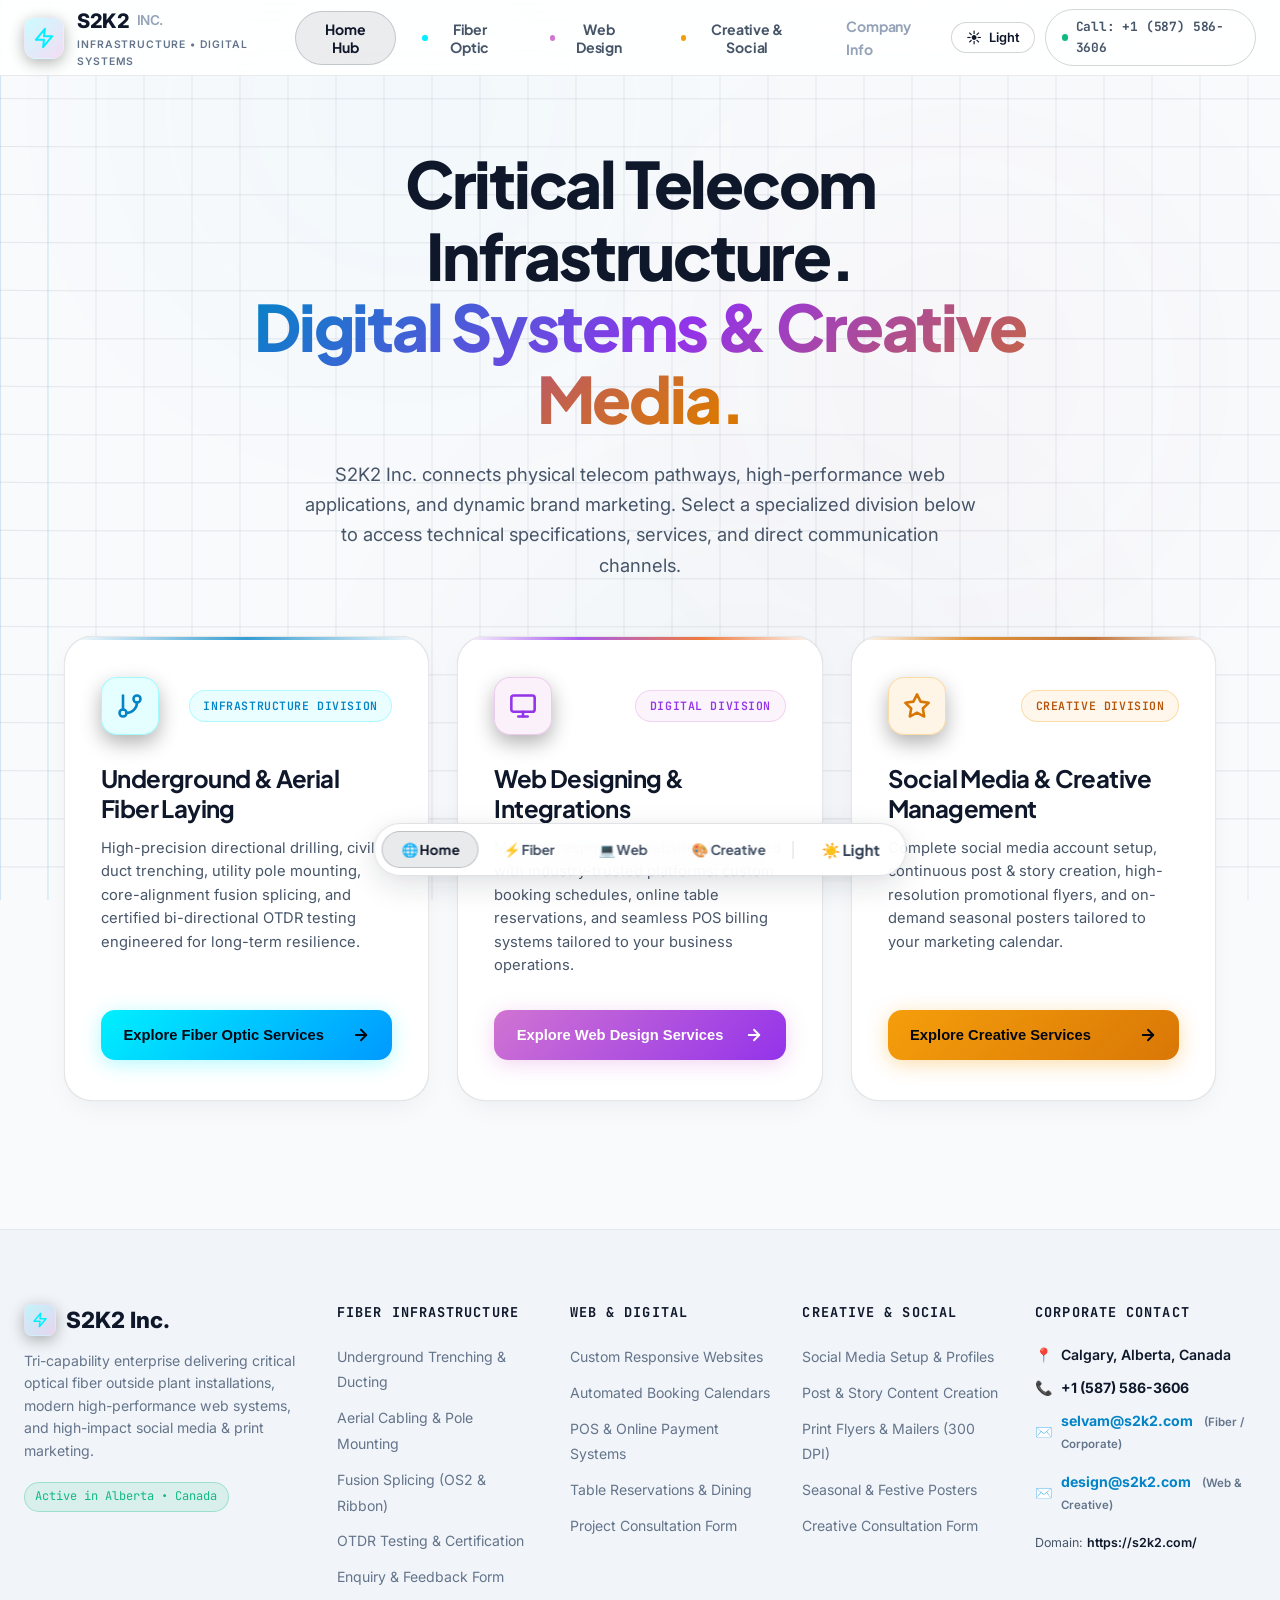
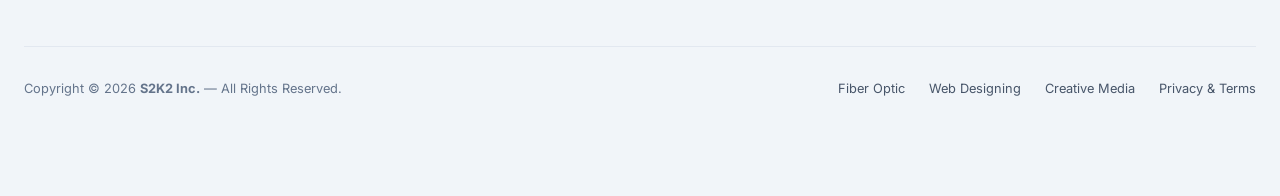
<file: index.html>
<!DOCTYPE html>
<html lang="en" class="scroll-smooth" data-theme="light">
<head>
  <meta charset="UTF-8" />
  <meta name="viewport" content="width=device-width, initial-scale=1.0" />
  <title>S2K2 Inc. | Optical Fiber Infrastructure, Web Systems & Creative Media</title>
  <meta name="description" content="S2K2 Inc. delivers enterprise optical fiber infrastructure, modern web platforms, and full-spectrum social media and creative brand management across Alberta." />

  <!-- Preconnect to Google Fonts -->
  <link rel="preconnect" href="https://fonts.googleapis.com" />
  <link rel="preconnect" href="https://fonts.gstatic.com" crossorigin />
  <link href="https://fonts.googleapis.com/css2?family=Inter:wght@300;400;500;600;700&family=JetBrains+Mono:wght@400;500;600&family=Plus+Jakarta+Sans:wght@400;500;600;700;800&display=swap" rel="stylesheet" />

  <!-- Favicon & Search Engine Snippet Icons -->
  <link rel="icon" type="image/svg+xml" href="assets/favicon.svg" />
  <link rel="icon" href="/favicon.ico" sizes="any" />
  <link rel="icon" type="image/png" sizes="48x48" href="assets/favicon-48x48.png" />
  <link rel="icon" type="image/png" sizes="96x96" href="assets/favicon-96x96.png" />
  <link rel="icon" type="image/png" sizes="32x32" href="assets/favicon-32.png" />
  <link rel="icon" type="image/png" sizes="192x192" href="assets/icon-192.png" />
  <link rel="apple-touch-icon" sizes="180x180" href="assets/apple-touch-icon.png" />

  <!-- Immediate Theme Initializer & Fail-Safe Global Toggle (Default: Light) -->
  <script>
    (function() {
      try {
        var saved = localStorage.getItem('s2k2_theme');
        var theme = (saved === 'dark') ? 'dark' : 'light';
        if (theme === 'light') {
          document.documentElement.setAttribute('data-theme', 'light');
        } else {
          document.documentElement.removeAttribute('data-theme');
        }
      } catch (e) {}

      window.applyTheme = function(theme, save) {
        if (theme === 'light') {
          document.documentElement.setAttribute('data-theme', 'light');
          if (document.body) document.body.setAttribute('data-theme', 'light');
        } else {
          document.documentElement.removeAttribute('data-theme');
          if (document.body) document.body.removeAttribute('data-theme');
        }
        if (save !== false) {
          try { localStorage.setItem('s2k2_theme', theme); } catch (e) {}
        }
        document.querySelectorAll('.theme-toggle-label').forEach(function(el) {
          el.textContent = theme === 'light' ? 'Light' : 'Dark';
        });
      };

      var lastToggle = 0;
      window.toggleTheme = function() {
        var now = Date.now();
        if (now - lastToggle < 300) return;
        lastToggle = now;
        var isLight = document.documentElement.getAttribute('data-theme') === 'light' ||
                      (document.body && document.body.getAttribute('data-theme') === 'light');
        var nextTheme = isLight ? 'dark' : 'light';
        window.applyTheme(nextTheme, true);
      };
    })();
  </script>

  <!-- Core Stylesheet -->
  <link rel="stylesheet" href="style.css?v=1.8" />
</head>
<body class="optical-grid-bg" data-theme="light">

  <!-- Ambient Background Glows -->
  <div class="ambient-glow-wrapper" aria-hidden="true">
    <div class="glow-orb glow-orb-fiber"></div>
    <div class="glow-orb glow-orb-web"></div>
    <div class="glow-orb glow-orb-bottom"></div>
  </div>

  <!-- Single Unified Glowing Grid Canvas (Zero Overlap) -->
  <canvas id="singleGlowingGridCanvas" style="position: fixed; inset: 0; pointer-events: none; z-index: 0;"></canvas>

  <!-- Main Navigation Header -->
  <header class="main-header">
    <div class="container-wide" style="width: 100%; display: flex; align-items: center; justify-content: space-between;">
      
      <!-- Brand Logo -->
      <a class="nav-brand-logo" data-route="home">
        <div class="brand-badge-icon">
          <svg width="22" height="22" viewBox="0 0 24 24" fill="none" stroke="#00f0ff" stroke-width="2.2" stroke-linecap="round" stroke-linejoin="round">
            <polygon points="13 2 3 14 12 14 11 22 21 10 12 10 13 2"></polygon>
          </svg>
        </div>
        <div>
          <div class="brand-text-title">
            S2K2 <span style="font-size: 0.85rem; font-weight: 600; color: #94a3b8;">INC.</span>
          </div>
          <div class="brand-text-subtitle">Infrastructure &bull; Digital Systems</div>
        </div>
      </a>

      <!-- Desktop Navigation Pills -->
      <nav style="display: flex; align-items: center; gap: 0.5rem;" class="hidden-mobile">
        <ul class="nav-pills-list">
          <li><button class="nav-link-btn" data-route="home">Home Hub</button></li>
          <li>
            <button class="nav-link-btn fiber-btn" data-route="fibre-optic">
              <span style="display: inline-block; width: 6px; height: 6px; border-radius: 50%; background: #00f0ff;"></span>
              Fiber Optic
            </button>
          </li>
          <li>
            <button class="nav-link-btn web-btn" data-route="web-design">
              <span style="display: inline-block; width: 6px; height: 6px; border-radius: 50%; background: #d174d2;"></span>
              Web Design
            </button>
          </li>
          <li>
            <button class="nav-link-btn creative-btn" data-route="creative-marketing">
              <span style="display: inline-block; width: 6px; height: 6px; border-radius: 50%; background: #f59e0b;"></span>
              Creative &amp; Social
            </button>
          </li>
          <li>
            <a href="#company-footer" class="nav-link-btn" style="color: #94a3b8;">Company Info</a>
          </li>
        </ul>
      </nav>

      <!-- Desktop Actions (Theme Switcher + Direct Call) -->
      <div style="display: flex; align-items: center; gap: 0.65rem;" class="hidden-mobile">
        <button id="themeToggleBtn" class="theme-toggle-btn" aria-label="Toggle Light/Dark Theme" title="Switch Theme (Light / Dark)">
          <span class="theme-icon-sun">☀️</span>
          <span class="theme-icon-moon">🌙</span>
          <span class="theme-toggle-label">Light</span>
        </button>
        <a href="tel:+15875863606" class="nav-link-btn" style="border: 1px solid var(--border-light); padding: 0.45rem 1rem; font-family: var(--font-mono); font-size: 0.8rem;">
          <span style="width: 7px; height: 7px; border-radius: 50%; background: #10b981; display: inline-block;"></span>
          Call: +1 (587) 586-3606
        </a>
      </div>

      <!-- Mobile Header Actions (Theme Toggle + Quick Direct Call + Modern Sleek Trigger) -->
      <div class="mobile-actions-wrapper">
        <button id="mobileThemeToggle" class="mobile-theme-btn" aria-label="Toggle Light/Dark Theme" title="Switch Theme">
          <span class="theme-icon-sun">☀️</span>
          <span class="theme-icon-moon">🌙</span>
        </button>
        <a href="tel:+15875863606" class="mobile-quick-call-btn" title="Call Field Dispatch" aria-label="Call S2K2 Inc.">
          <svg width="18" height="18" fill="none" stroke="currentColor" viewBox="0 0 24 24"><path stroke-linecap="round" stroke-linejoin="round" stroke-width="2" d="M3 5a2 2 0 012-2h3.28a1 1 0 01.948.684l1.498 4.493a1 1 0 01-.502 1.21l-2.257 1.13a11.042 11.042 0 005.516 5.516l1.13-2.257a1 1 0 011.21-.502l4.493 1.498a1 1 0 01.684.949V19a2 2 0 01-2 2h-1C9.716 21 3 14.284 3 6V5z"></path></svg>
        </a>
        <button id="mobileMenuToggle" class="mobile-menu-trigger" aria-label="Open Navigation">
          <span class="menu-bar-line line-1"></span>
          <span class="menu-bar-line line-2"></span>
        </button>
      </div>

    </div>
  </header>

  <!-- Modern Sleek Mobile Navigation Drawer Sheet -->
  <div id="mobileDrawer" class="hidden">
    <div>
      <!-- Drawer Top Bar -->
      <div class="mobile-drawer-header">
        <div style="display: flex; align-items: center; gap: 0.65rem;">
          <div class="brand-badge-icon" style="width: 36px; height: 36px; border-radius: 10px;">
            <svg width="18" height="18" viewBox="0 0 24 24" fill="none" stroke="#00f0ff" stroke-width="2.2" stroke-linecap="round" stroke-linejoin="round">
              <polygon points="13 2 3 14 12 14 11 22 21 10 12 10 13 2"></polygon>
            </svg>
          </div>
          <div>
            <div style="font-weight: 800; font-size: 1.05rem; color: #ffffff; letter-spacing: -0.02em;">S2K2 <span style="font-size: 0.75rem; color: #94a3b8; font-weight: 600;">INC.</span></div>
            <div style="font-size: 0.65rem; color: #64748b; font-family: var(--font-mono); text-transform: uppercase;">Infrastructure &bull; Digital Systems</div>
          </div>
        </div>
        <button id="mobileMenuClose" class="mobile-close-btn" aria-label="Close Navigation">
          <svg width="18" height="18" viewBox="0 0 24 24" fill="none" stroke="currentColor" stroke-width="2" stroke-linecap="round" stroke-linejoin="round">
            <line x1="18" y1="6" x2="6" y2="18"></line>
            <line x1="6" y1="6" x2="18" y2="18"></line>
          </svg>
        </button>
      </div>

      <!-- Navigation Card Tiles -->
      <div class="mobile-nav-tiles-grid">
        
        <!-- Tile 1: Home Hub -->
        <a class="mobile-nav-tile" data-route="home">
          <div class="tile-left-content">
            <div class="tile-icon-bubble">
              <svg width="20" height="20" viewBox="0 0 24 24" fill="none" stroke="currentColor" stroke-width="2" stroke-linecap="round" stroke-linejoin="round">
                <path d="M3 9l9-7 9 7v11a2 2 0 0 1-2 2H5a2 2 0 0 1-2-2z"></path>
                <polyline points="9 22 9 12 15 12 15 22"></polyline>
              </svg>
            </div>
            <div>
              <div class="tile-title">Home Gateway</div>
              <div class="tile-subtitle">Overview &bull; Dual Division Hub</div>
            </div>
          </div>
          <svg width="16" height="16" fill="none" stroke="#64748b" viewBox="0 0 24 24"><path stroke-linecap="round" stroke-linejoin="round" stroke-width="2" d="M9 5l7 7-7 7"></path></svg>
        </a>

        <!-- Tile 2: Fiber Laying -->
        <a class="mobile-nav-tile tile-fiber" data-route="fibre-optic">
          <div class="tile-left-content">
            <div class="tile-icon-bubble" style="border-color: rgba(0, 240, 255, 0.3); background: rgba(0, 240, 255, 0.08); color: #00f0ff;">
              <svg width="20" height="20" viewBox="0 0 24 24" fill="none" stroke="currentColor" stroke-width="2.2" stroke-linecap="round" stroke-linejoin="round">
                <line x1="6" y1="3" x2="6" y2="15"></line>
                <circle cx="18" cy="6" r="3"></circle>
                <circle cx="6" cy="18" r="3"></circle>
                <path d="M18 9a9 9 0 0 1-9 9"></path>
              </svg>
            </div>
            <div>
              <div class="tile-title" style="color: #00f0ff;">Fiber Laying</div>
              <div class="tile-subtitle">Underground Trenching &bull; Aerial Pole Plant</div>
            </div>
          </div>
          <svg width="16" height="16" fill="none" stroke="#00f0ff" viewBox="0 0 24 24"><path stroke-linecap="round" stroke-linejoin="round" stroke-width="2" d="M9 5l7 7-7 7"></path></svg>
        </a>

        <!-- Tile 3: Web Designing -->
        <a class="mobile-nav-tile tile-web" data-route="web-design">
          <div class="tile-left-content">
            <div class="tile-icon-bubble" style="border-color: rgba(209, 116, 210, 0.3); background: rgba(209, 116, 210, 0.08); color: #d174d2;">
              <svg width="20" height="20" viewBox="0 0 24 24" fill="none" stroke="currentColor" stroke-width="2.2" stroke-linecap="round" stroke-linejoin="round">
                <rect x="2" y="3" width="20" height="14" rx="2" ry="2"></rect>
                <line x1="8" y1="21" x2="16" y2="21"></line>
                <line x1="12" y1="17" x2="12" y2="21"></line>
              </svg>
            </div>
            <div>
              <div class="tile-title" style="color: #d174d2;">Web Designing</div>
              <div class="tile-subtitle">Modern Responsive &bull; Business Integrations</div>
            </div>
          </div>
          <svg width="16" height="16" fill="none" stroke="#d174d2" viewBox="0 0 24 24"><path stroke-linecap="round" stroke-linejoin="round" stroke-width="2" d="M9 5l7 7-7 7"></path></svg>
        </a>

        <!-- Tile 4: Social Media & Creative Design -->
        <a class="mobile-nav-tile tile-creative" data-route="creative-marketing">
          <div class="tile-left-content">
            <div class="tile-icon-bubble" style="border-color: rgba(245, 158, 11, 0.35); background: rgba(245, 158, 11, 0.1); color: #f59e0b;">
              <svg width="20" height="20" viewBox="0 0 24 24" fill="none" stroke="currentColor" stroke-width="2.2" stroke-linecap="round" stroke-linejoin="round">
                <polygon points="12 2 15.09 8.26 22 9.27 17 14.14 18.18 21.02 12 17.77 5.82 21.02 7 14.14 2 9.27 8.91 8.26 12 2"></polygon>
              </svg>
            </div>
            <div>
              <div class="tile-title" style="color: #f59e0b;">Social &amp; Creative Media</div>
              <div class="tile-subtitle">Social Setup &bull; Posts &bull; Print Flyers &bull; Posters</div>
            </div>
          </div>
          <svg width="16" height="16" fill="none" stroke="#f59e0b" viewBox="0 0 24 24"><path stroke-linecap="round" stroke-linejoin="round" stroke-width="2" d="M9 5l7 7-7 7"></path></svg>
        </a>

        <!-- Tile 5: Company Details -->
        <a href="#company-footer" class="mobile-nav-tile">
          <div class="tile-left-content">
            <div class="tile-icon-bubble">
              <svg width="20" height="20" viewBox="0 0 24 24" fill="none" stroke="currentColor" stroke-width="2" stroke-linecap="round" stroke-linejoin="round">
                <circle cx="12" cy="12" r="10"></circle>
                <line x1="12" y1="16" x2="12" y2="12"></line>
                <line x1="12" y1="8" x2="12.01" y2="8"></line>
              </svg>
            </div>
            <div>
              <div class="tile-title">Corporate Info</div>
              <div class="tile-subtitle">Calgary Base &bull; Contact Details</div>
            </div>
          </div>
          <svg width="16" height="16" fill="none" stroke="#64748b" viewBox="0 0 24 24"><path stroke-linecap="round" stroke-linejoin="round" stroke-width="2" d="M9 5l7 7-7 7"></path></svg>
        </a>

      </div>

      <!-- Drawer Theme Switcher -->
      <div style="padding: 0.75rem 0 0.5rem 0;">
        <button id="drawerThemeToggle" class="mobile-nav-tile" style="width: 100%; cursor: pointer; text-align: left; border-style: dashed;">
          <div class="tile-left-content">
            <div class="tile-icon-bubble">
              <span class="theme-icon-sun">☀️</span>
              <span class="theme-icon-moon">🌙</span>
            </div>
            <div>
              <div class="tile-title">Display Theme</div>
              <div class="tile-subtitle">Switch Light / Dark Mode</div>
            </div>
          </div>
          <span class="theme-toggle-label font-mono-tag" style="font-size: 0.75rem; color: var(--text-muted); padding: 0.2rem 0.6rem; border-radius: 9999px; border: 1px solid var(--border-subtle);">Light</span>
        </button>
      </div>
    </div>

    <!-- Drawer Bottom Contact Deck -->
    <div class="mobile-drawer-footer">
      <div class="mobile-quick-actions-grid">
        <a href="tel:+15875863606" class="mobile-action-pill call-pill">
          <svg width="16" height="16" fill="none" stroke="currentColor" viewBox="0 0 24 24"><path stroke-linecap="round" stroke-linejoin="round" stroke-width="2" d="M3 5a2 2 0 012-2h3.28a1 1 0 01.948.684l1.498 4.493a1 1 0 01-.502 1.21l-2.257 1.13a11.042 11.042 0 005.516 5.516l1.13-2.257a1 1 0 011.21-.502l4.493 1.498a1 1 0 01.684.949V19a2 2 0 01-2 2h-1C9.716 21 3 14.284 3 6V5z"></path></svg>
          Call Office
        </a>
        <a id="mobileDrawerEmail" href="mailto:selvam@s2k2.com" class="mobile-action-pill email-pill">
          <svg width="16" height="16" fill="none" stroke="currentColor" viewBox="0 0 24 24"><path stroke-linecap="round" stroke-linejoin="round" stroke-width="2" d="M3 8l7.89 5.26a2 2 0 002.22 0L21 8M5 19h14a2 2 0 002-2V7a2 2 0 00-2-2H5a2 2 0 00-2 2v10a2 2 0 002 2z"></path></svg>
          Email Us
        </a>
      </div>
      <div style="font-size: 0.72rem; color: #64748b; text-align: center; font-family: var(--font-mono);">
        S2K2 Inc. &bull; Calgary, Alberta, Canada
      </div>
    </div>
  </div>

  <!-- ========================================================================
       VIEW 1: HOME GATEWAY & DUAL FLOATING HUB (default /)
       ======================================================================== -->
  <main id="view-home" class="view-section active">
    
    <!-- Hero Hub Section -->
    <section class="hero-hub-section">
      <div class="container-narrow">
        
        

        <h1 class="hero-hub-title">
          Critical Telecom Infrastructure.<br />
          <span class="gradient-text-tri">Digital Systems &amp; Creative Media.</span>
        </h1>

        <p class="hero-hub-subtext">
          S2K2 Inc. connects physical telecom pathways, high-performance web applications, and dynamic brand marketing. 
          Select a specialized division below to access technical specifications, services, and direct communication channels.
        </p>

        <!-- THE THREE FLOATING BUTTONS / HERO SHOWCASE CARDS -->
        <div class="floating-cards-grid">
          
          <!-- Floating Card 1: Underground & Aerial Fiber Laying -->
          <div class="service-float-card fiber-card float-anim-1" data-route="fibre-optic">
            <div>
              <div class="card-top-row">
                <div class="card-icon-bubble bubble-fiber">
                  <svg width="28" height="28" viewBox="0 0 24 24" fill="none" stroke="currentColor" stroke-width="2.2" stroke-linecap="round" stroke-linejoin="round">
                    <line x1="6" y1="3" x2="6" y2="15"></line>
                    <circle cx="18" cy="6" r="3"></circle>
                    <circle cx="6" cy="18" r="3"></circle>
                    <path d="M18 9a9 9 0 0 1-9 9"></path>
                  </svg>
                </div>
                <span class="card-meta-badge badge-fiber">Infrastructure Division</span>
              </div>

              <h2 class="card-service-title">
                Underground &amp; Aerial Fiber Laying
              </h2>

              <p class="card-service-desc">
                High-precision directional drilling, civil duct trenching, utility pole mounting, 
                core-alignment fusion splicing, and certified bi-directional OTDR testing engineered for long-term resilience.
              </p>
            </div>

            <!-- Floating Button 1 -->
            <div>
              <button class="floating-action-btn btn-float-cyan" data-route="fibre-optic">
                <span>Explore Fiber Optic Services</span>
                <svg width="18" height="18" viewBox="0 0 24 24" fill="none" stroke="currentColor" stroke-width="2.5" stroke-linecap="round" stroke-linejoin="round">
                  <line x1="5" y1="12" x2="19" y2="12"></line>
                  <polyline points="12 5 19 12 12 19"></polyline>
                </svg>
              </button>
            </div>
          </div>

          <!-- Floating Card 2: Web Designing -->
          <div class="service-float-card web-card float-anim-2" data-route="web-design">
            <div>
              <div class="card-top-row">
                <div class="card-icon-bubble bubble-web">
                  <svg width="28" height="28" viewBox="0 0 24 24" fill="none" stroke="currentColor" stroke-width="2.2" stroke-linecap="round" stroke-linejoin="round">
                    <rect x="2" y="3" width="20" height="14" rx="2" ry="2"></rect>
                    <line x1="8" y1="21" x2="16" y2="21"></line>
                    <line x1="12" y1="17" x2="12" y2="21"></line>
                  </svg>
                </div>
                <span class="card-meta-badge badge-web">Digital Division</span>
              </div>

              <h2 class="card-service-title">
                Web Designing &amp; Integrations
              </h2>

              <p class="card-service-desc">
                Modern, responsive websites integrated with industry-trusted platforms: 
                custom booking schedules, online table reservations, 
                and seamless POS billing systems tailored to your business operations.
              </p>
            </div>

            <!-- Floating Button 2 -->
            <div>
              <button class="floating-action-btn btn-float-violet" data-route="web-design">
                <span>Explore Web Design Services</span>
                <svg width="18" height="18" viewBox="0 0 24 24" fill="none" stroke="currentColor" stroke-width="2.5" stroke-linecap="round" stroke-linejoin="round">
                  <line x1="5" y1="12" x2="19" y2="12"></line>
                  <polyline points="12 5 19 12 12 19"></polyline>
                </svg>
              </button>
            </div>
          </div>

          <!-- Floating Card 3: Social Media & Creative Design -->
          <div class="service-float-card creative-card float-anim-3" data-route="creative-marketing">
            <div>
              <div class="card-top-row">
                <div class="card-icon-bubble bubble-creative">
                  <svg width="28" height="28" viewBox="0 0 24 24" fill="none" stroke="currentColor" stroke-width="2.2" stroke-linecap="round" stroke-linejoin="round">
                    <polygon points="12 2 15.09 8.26 22 9.27 17 14.14 18.18 21.02 12 17.77 5.82 21.02 7 14.14 2 9.27 8.91 8.26 12 2"></polygon>
                  </svg>
                </div>
                <span class="card-meta-badge badge-creative">Creative Division</span>
              </div>

              <h2 class="card-service-title">
                Social Media &amp; Creative Management
              </h2>

              <p class="card-service-desc">
                Complete social media account setup, continuous post &amp; story creation, 
                high-resolution promotional flyers, and on-demand seasonal posters tailored to your marketing calendar.
              </p>
            </div>

            <!-- Floating Button 3 -->
            <div>
              <button class="floating-action-btn btn-float-amber" data-route="creative-marketing">
                <span>Explore Creative Services</span>
                <svg width="18" height="18" viewBox="0 0 24 24" fill="none" stroke="currentColor" stroke-width="2.5" stroke-linecap="round" stroke-linejoin="round">
                  <line x1="5" y1="12" x2="19" y2="12"></line>
                  <polyline points="12 5 19 12 12 19"></polyline>
                </svg>
              </button>
            </div>
          </div>

        </div>

      </div>
    </section>

  </main>

  <!-- ========================================================================
       VIEW 2: UNDERGROUND & AERIAL FIBER LAYING (/fibre-optic)
       ======================================================================== -->
  <main id="view-fiber" class="view-section">
    <div class="container-narrow division-hero">
      
      <!-- Back Navigation -->
      <button class="back-to-hub-link" data-route="home">
        &larr; Back to S2K2 Hub
      </button>

      <div class="division-hero-badge badge-fiber">
        S2K2 Inc. &bull; Physical Outside Plant (OSP)
      </div>

      <h1 class="division-title">
        Underground &amp; Aerial<br />
        <span style="color: #00f0ff;">Fiber Laying Services</span>
      </h1>

      <!-- Mandatory Service Paragraph -->
      <div class="core-statement-box fiber-statement">
        <p>
          "We provide reliable underground and aerial fiber optic cabling services, ensuring high-speed and secure connectivity. Whether through precise trenching and duct installation or high-tension pole mounting, our solutions protect your infrastructure from environmental damage while maintaining long-term performance and minimal disruption to the surrounding area."
        </p>
      </div>

      <!-- Engineering Capabilities Grid -->
      <div class="section-heading-wrapper">
        <span class="section-label" style="color: #00f0ff;">Specialized Technical Capabilities</span>
        <h2 class="section-title">Civil Engineering &amp; High-Tension Aerial Infrastructure</h2>
      </div>

      <div class="features-grid-2">
        
        <!-- Feature 1 -->
        <div class="feature-item-card">
          <div class="feature-icon-box bubble-fiber">
            <svg width="24" height="24" viewBox="0 0 24 24" fill="none" stroke="currentColor" stroke-width="2" stroke-linecap="round" stroke-linejoin="round">
              <path d="M2 12h20"></path>
              <path d="M20 12v6a2 2 0 0 1-2 2H6a2 2 0 0 1-2-2v-6"></path>
              <path d="M12 2v10"></path>
            </svg>
          </div>
          <h3 class="feature-title">Underground Civil Trenching &amp; Duct Installation</h3>
          <p class="feature-desc">
            Precision micro-trenching and Horizontal Directional Drilling (HDD) executed to protect municipal infrastructure. We install heavy-duty HDPE SDR conduit systems below regional frost lines with minimal surface disruption.
          </p>
          <ul class="feature-check-list">
            <li><span class="check-bullet">&bull;</span> Continuous Horizontal Directional Drilling (HDD)</li>
            <li><span class="check-bullet">&bull;</span> Heavy-duty SDR-11 HDPE conduit placement &amp; duct-integrity proofing</li>
            <li><span class="check-bullet">&bull;</span> Tier-22 traffic-rated precast polymer handholes and vaults</li>
            <li><span class="check-bullet">&bull;</span> High-volume pneumatic cable blowing &amp; jetting</li>
          </ul>
        </div>

        <!-- Feature 2 -->
        <div class="feature-item-card">
          <div class="feature-icon-box bubble-fiber">
            <svg width="24" height="24" viewBox="0 0 24 24" fill="none" stroke="currentColor" stroke-width="2" stroke-linecap="round" stroke-linejoin="round">
              <rect x="2" y="2" width="20" height="8" rx="2" ry="2"></rect>
              <rect x="2" y="14" width="20" height="8" rx="2" ry="2"></rect>
              <line x1="6" y1="6" x2="6.01" y2="6"></line>
              <line x1="6" y1="18" x2="6.01" y2="18"></line>
            </svg>
          </div>
          <h3 class="feature-title">High-Tension Aerial Cabling &amp; Pole Mounting</h3>
          <p class="feature-desc">
            Engineered utility pole attachments and overlashing designed to endure severe Western Canada wind vectors, ice loadings, and thermal cycling without fiber attenuation.
          </p>
          <ul class="feature-check-list">
            <li><span class="check-bullet">&bull;</span> Extra High-Strength (EHS) galvanized messenger strand stringing</li>
            <li><span class="check-bullet">&bull;</span> All-Dielectric Self-Supporting (ADSS) dielectric span deployment</li>
            <li><span class="check-bullet">&bull;</span> Utility pole attachment permit compliance &amp; height clearance verification</li>
            <li><span class="check-bullet">&bull;</span> Dead-end tensioning, down-guy anchoring &amp; snow/ice sag calculation</li>
          </ul>
        </div>

        <!-- Feature 3 -->
        <div class="feature-item-card">
          <div class="feature-icon-box bubble-fiber">
            <svg width="24" height="24" viewBox="0 0 24 24" fill="none" stroke="currentColor" stroke-width="2" stroke-linecap="round" stroke-linejoin="round">
              <circle cx="12" cy="12" r="10"></circle>
              <polyline points="12 6 12 12 14 14"></polyline>
            </svg>
          </div>
          <h3 class="feature-title">Core-Alignment Fusion Splicing</h3>
          <p class="feature-desc">
            Precision single-fiber and ribbon fusion splicing executed in clean climate-controlled splicing labs with typical insertion loss held below 0.02 dB per junction.
          </p>
          <ul class="feature-check-list">
            <li><span class="check-bullet">&bull;</span> Single-Mode (OS2) and High-Count Ribbon (up to 864ct) splicing</li>
            <li><span class="check-bullet">&bull;</span> Hermetically sealed IP68 dome enclosures (FOSC / Coyote)</li>
            <li><span class="check-bullet">&bull;</span> Fiber distribution panel (FDP) termination &amp; rack dressing</li>
            <li><span class="check-bullet">&bull;</span> Cleanroom-grade end-face inspection to IEC 61300-3-35</li>
          </ul>
        </div>

        <!-- Feature 4 -->
        <div class="feature-item-card">
          <div class="feature-icon-box bubble-fiber">
            <svg width="24" height="24" viewBox="0 0 24 24" fill="none" stroke="currentColor" stroke-width="2" stroke-linecap="round" stroke-linejoin="round">
              <path d="M22 12h-4l-3 9L9 3l-3 9H2"></path>
            </svg>
          </div>
          <h3 class="feature-title">Bi-Directional OTDR Certification &amp; Power Testing</h3>
          <p class="feature-desc">
            Comprehensive Tier-1 optical power testing and Tier-2 bi-directional OTDR trace characterization ensuring carrier-grade acceptance standards and long-term transmission integrity.
          </p>
          <ul class="feature-check-list">
            <li><span class="check-bullet">&bull;</span> Multi-wavelength testing at 1310 nm, 1550 nm, and 1625 nm</li>
            <li><span class="check-bullet">&bull;</span> Optical return loss (ORL) characterization &amp; splice verification</li>
            <li><span class="check-bullet">&bull;</span> Complete Telcordia .SOR trace files &amp; engineering documentation</li>
            <li><span class="check-bullet">&bull;</span> 24/7 emergency cut repair truck rolls for fiber breaks</li>
          </ul>
        </div>

      </div>

      <!-- Enquiry / Feedback Form and Contact Information ALONE (As instructed) -->
      <div class="section-heading-wrapper" style="margin-top: 3rem;">
        <span class="section-label" style="color: #00f0ff;">Direct Communication</span>
        <h2 class="section-title">Fiber Infrastructure Enquiry &amp; Contact Information</h2>
        <p style="color: #94a3b8; font-size: 0.95rem; margin-top: 0.5rem; max-width: 650px;">
          For route feasibility, underground conduit engineering, aerial line plans, or field feedback, contact our engineering office directly or submit the enquiry form below.
        </p>
      </div>

      <div class="contact-layout-split">
        
        <!-- Contact Information Alone (Verified from s2k2.com) -->
        <div class="contact-info-panel">
          <h3 class="card-service-title" style="font-size: 1.35rem; margin-bottom: 0.5rem;">S2K2 Inc.</h3>
          <p style="color: var(--text-muted); font-size: 0.88rem; margin-bottom: 1.75rem;">
            Optical Fiber Infrastructure &amp; Outside Plant Solutions
          </p>

          <div class="contact-meta-item">
            <div class="contact-icon-bubble">
              <svg width="20" height="20" fill="none" stroke="#00f0ff" viewBox="0 0 24 24"><path stroke-linecap="round" stroke-linejoin="round" stroke-width="2" d="M17.657 16.657L13.414 20.9a1.998 1.998 0 01-2.827 0l-4.244-4.243a8 8 0 1111.314 0z"></path><path stroke-linecap="round" stroke-linejoin="round" stroke-width="2" d="M15 11a3 3 0 11-6 0 3 3 0 016 0z"></path></svg>
            </div>
            <div>
              <div class="contact-meta-label">Headquarters / Operational Base</div>
              <div class="contact-meta-val">Calgary, Alberta, Canada</div>
              <div style="font-size: 0.8rem; color: var(--text-dim); margin-top: 0.2rem;">Serving Southern Alberta &amp; Western Canada</div>
            </div>
          </div>

          <div class="contact-meta-item">
            <div class="contact-icon-bubble">
              <svg width="20" height="20" fill="none" stroke="#00f0ff" viewBox="0 0 24 24"><path stroke-linecap="round" stroke-linejoin="round" stroke-width="2" d="M3 5a2 2 0 012-2h3.28a1 1 0 01.948.684l1.498 4.493a1 1 0 01-.502 1.21l-2.257 1.13a11.042 11.042 0 005.516 5.516l1.13-2.257a1 1 0 011.21-.502l4.493 1.498a1 1 0 01.684.949V19a2 2 0 01-2 2h-1C9.716 21 3 14.284 3 6V5z"></path></svg>
            </div>
            <div>
              <div class="contact-meta-label">Direct Telephone</div>
              <a href="tel:+15875863606" class="contact-meta-val" style="text-decoration: none;">+1 (587) 586-3606</a>
              <div style="font-size: 0.8rem; color: var(--text-dim); margin-top: 0.2rem;">Field Dispatch &amp; Project Consultations</div>
            </div>
          </div>

          <div class="contact-meta-item">
            <div class="contact-icon-bubble">
              <svg width="20" height="20" fill="none" stroke="#00f0ff" viewBox="0 0 24 24"><path stroke-linecap="round" stroke-linejoin="round" stroke-width="2" d="M3 8l7.89 5.26a2 2 0 002.22 0L21 8M5 19h14a2 2 0 002-2V7a2 2 0 00-2-2H5a2 2 0 00-2 2v10a2 2 0 002 2z"></path></svg>
            </div>
            <div>
              <div class="contact-meta-label">Primary Email</div>
              <a href="mailto:selvam@s2k2.com" class="contact-meta-val" style="text-decoration: none;">selvam@s2k2.com</a>
              <div style="font-size: 0.8rem; color: var(--text-dim); margin-top: 0.2rem;">Official correspondence &amp; drawings intake</div>
            </div>
          </div>

          <div class="contact-meta-item">
            <div class="contact-icon-bubble">
              <svg width="20" height="20" fill="none" stroke="#10b981" viewBox="0 0 24 24"><path stroke-linecap="round" stroke-linejoin="round" stroke-width="2" d="M9 12l2 2 4-4m6 2a9 9 0 11-18 0 9 9 0 0118 0z"></path></svg>
            </div>
            <div>
              <div class="contact-meta-label">Restoration &amp; Safety</div>
              <div class="contact-meta-val" style="font-size: 0.95rem;">24/7 Emergency Break Response</div>
              <div style="font-size: 0.8rem; color: var(--text-dim); margin-top: 0.2rem;">Rapid response for backhoe cuts &amp; storm damage</div>
            </div>
          </div>

        </div>

        <!-- Enquiry / Feedback Form -->
        <div class="form-card">
          <h3 class="card-service-title" style="font-size: 1.35rem; margin-bottom: 0.5rem;">Fiber Laying Enquiry &amp; Feedback</h3>
          <p style="color: var(--text-muted); font-size: 0.88rem; margin-bottom: 1.75rem;">
            Submit your route parameters, project questions, or engineering feedback directly to our field management.
          </p>

          <form id="fiberEnquiryForm">
            <div class="form-grid-2">
              <div class="form-group">
                <label class="form-label" for="fiberName">Contact Name *</label>
                <input class="form-input" id="fiberName" type="text" placeholder="e.g. David Miller" required />
              </div>
              <div class="form-group">
                <label class="form-label" for="fiberEmail">Email Address *</label>
                <input class="form-input" id="fiberEmail" type="email" placeholder="e.g. dmiller@telecom.ca" required />
              </div>
            </div>

            <div class="form-grid-2">
              <div class="form-group">
                <label class="form-label" for="fiberPhone">Phone Number</label>
                <input class="form-input" id="fiberPhone" type="tel" placeholder="+1 (403) 000-0000" />
              </div>
              <div class="form-group">
                <label class="form-label" for="fiberService">Service Type</label>
                <select class="form-select" id="fiberService">
                  <option value="Underground Trenching & Duct Installation">Underground Trenching &amp; Duct Installation</option>
                  <option value="Aerial Fiber Cabling & Pole Mounting">Aerial Cabling &amp; Pole Mounting</option>
                  <option value="Fusion Splicing & OTDR Testing">Fusion Splicing &amp; OTDR Testing</option>
                  <option value="Emergency Cut Restoration">Emergency Cut Restoration</option>
                  <option value="General Service Feedback / Enquiry">General Service Feedback / Enquiry</option>
                </select>
              </div>
            </div>

            <div class="form-group">
              <label class="form-label" for="fiberMessage">Project Scope or Feedback Message *</label>
              <textarea class="form-textarea" id="fiberMessage" placeholder="Specify approximate route distance, civil requirements, or questions..." required></textarea>
            </div>

            <button type="submit" class="form-submit-btn btn-float-cyan">
              <span>Send Fiber Infrastructure Enquiry</span>
              <svg width="18" height="18" viewBox="0 0 24 24" fill="none" stroke="currentColor" stroke-width="2.5" stroke-linecap="round" stroke-linejoin="round">
                <line x1="22" y1="2" x2="11" y2="13"></line>
                <polygon points="22 2 15 22 11 13 2 9 22 2"></polygon>
              </svg>
            </button>
          </form>
        </div>

      </div>

    </div>
  </main>

  <!-- ========================================================================
       VIEW 3: WEB DESIGNING & BUSINESS INTEGRATIONS (/web-design)
       ======================================================================== -->
  <main id="view-web" class="view-section">
    <div class="container-narrow division-hero">
      
      <!-- Back Navigation -->
      <button class="back-to-hub-link" data-route="home">
        &larr; Back to S2K2 Hub
      </button>

      <div class="division-hero-badge badge-web">
        S2K2 Inc. &bull; Modern Web &amp; Business Systems
      </div>

      <h1 class="division-title">
        Web Designing &amp;<br />
        <span style="color: #d174d2;">Business Integrations</span>
      </h1>

      <!-- Mandatory Service Paragraph -->
      <div class="core-statement-box web-statement">
        <p>
          "We create modern, responsive websites tailored to your business needs. Our solutions focus on user-friendly design, fast performance, and mobile compatibility to enhance user experience, attract customers, and drive online growth. Modern websites integrated with industry-trusted platforms: custom booking schedules, instant quote generators, table reservations, and POS billing systems."
        </p>
      </div>

      <!-- Core Platform Integrations Section (Ref: shrkzdev.vercel.app) -->
      <div class="section-heading-wrapper">
        <span class="section-label" style="color: #d174d2;">Built-In Business Integrations</span>
        <h2 class="section-title">Connecting Your Website Directly to Industry-Standard Tools</h2>
        <p style="color: #94a3b8; font-size: 0.95rem; margin-top: 0.5rem; max-width: 680px;">
          Rather than fragile unvetted plugins, we wire your website directly to enterprise platforms that run your business operations smoothly.
        </p>
      </div>

      <div class="features-grid-2">
        
        <!-- Integration 1: Calendars & Scheduling -->
        <div class="feature-item-card">
          <div class="feature-icon-box bubble-web">
            <svg width="24" height="24" viewBox="0 0 24 24" fill="none" stroke="currentColor" stroke-width="2" stroke-linecap="round" stroke-linejoin="round">
              <rect x="3" y="4" width="18" height="18" rx="2" ry="2"></rect>
              <line x1="16" y1="2" x2="16" y2="6"></line>
              <line x1="8" y1="2" x2="8" y2="6"></line>
              <line x1="3" y1="10" x2="21" y2="10"></line>
            </svg>
          </div>
          <h3 class="feature-title">Automated Scheduling &amp; Booking Calendars</h3>
          <p class="feature-desc">
            Eliminate phone tag and email delays. We deploy tailored appointment booking interfaces with real-time two-way calendar synchronization, allowing clients to schedule directly on your site.
          </p>
          <ul class="feature-check-list">
            <li><span class="check-bullet-web">&bull;</span> Real-time 2-way sync across major corporate and personal calendar systems</li>
            <li><span class="check-bullet-web">&bull;</span> Automated client SMS and email appointment reminders to eliminate no-shows</li>
            <li><span class="check-bullet-web">&bull;</span> Customized intake questionnaires and preliminary consultation screening</li>
            <li><span class="check-bullet-web">&bull;</span> Multi-staff availability mapping, buffer times, and timezone auto-detection</li>
          </ul>
        </div>

        <!-- Integration 2: POS & Payments -->
        <div class="feature-item-card">
          <div class="feature-icon-box bubble-web">
            <svg width="24" height="24" viewBox="0 0 24 24" fill="none" stroke="currentColor" stroke-width="2" stroke-linecap="round" stroke-linejoin="round">
              <rect x="1" y="4" width="22" height="16" rx="2" ry="2"></rect>
              <line x1="1" y1="10" x2="23" y2="10"></line>
            </svg>
          </div>
          <h3 class="feature-title">POS &amp; Payment Gateway Integrations</h3>
          <p class="feature-desc">
            Frictionless, PCI-compliant payment gateways. We connect your web presence directly to industry-standard point-of-sale and digital billing systems for instant checkouts and automated invoicing.
          </p>
          <ul class="feature-check-list">
            <li><span class="check-bullet-web">&bull;</span> Direct, secure checkouts supporting all major cards, digital wallets, and debit</li>
            <li><span class="check-bullet-web">&bull;</span> Automated digital receipts and PDF tax invoices generated instantly upon transaction</li>
            <li><span class="check-bullet-web">&bull;</span> Support for recurring client retainers, memberships, and milestone payouts</li>
            <li><span class="check-bullet-web">&bull;</span> Direct synchronization with your business accounting and bookkeeping software</li>
          </ul>
        </div>

        <!-- Integration 3: Dining & Reservations -->
        <div class="feature-item-card">
          <div class="feature-icon-box bubble-web">
            <svg width="24" height="24" viewBox="0 0 24 24" fill="none" stroke="currentColor" stroke-width="2" stroke-linecap="round" stroke-linejoin="round">
              <path d="M18 8h1a4 4 0 0 1 0 8h-1"></path>
              <path d="M2 8h16v9a4 4 0 0 1-4 4H6a4 4 0 0 1-4-4V8z"></path>
              <line x1="6" y1="1" x2="6" y2="4"></line>
              <line x1="10" y1="1" x2="10" y2="4"></line>
              <line x1="14" y1="1" x2="14" y2="4"></line>
            </svg>
          </div>
          <h3 class="feature-title">Restaurant Table Reservations &amp; Dining Systems</h3>
          <p class="feature-desc">
            Custom-tailored for dining venues, bistros, and hospitality venues. We connect your site directly to reliable table management and reservation engines with visual seating layouts.
          </p>
          <ul class="feature-check-list">
            <li><span class="check-bullet-web">&bull;</span> Direct table bookings and visual floorplan seating management</li>
            <li><span class="check-bullet-web">&bull;</span> Real-time party size, dining times, and special dietary request intake</li>
            <li><span class="check-bullet-web">&bull;</span> Instant notification alerts dispatched directly to staff and host stations</li>
            <li><span class="check-bullet-web">&bull;</span> Mobile-optimized guest confirmation flows with automated reminder alerts</li>
          </ul>
        </div>

        <!-- Integration 4: Interactive Tools & Automations -->
        <div class="feature-item-card">
          <div class="feature-icon-box bubble-web">
            <svg width="24" height="24" viewBox="0 0 24 24" fill="none" stroke="currentColor" stroke-width="2" stroke-linecap="round" stroke-linejoin="round">
              <path d="M14 2H6a2 2 0 0 0-2 2v16a2 2 0 0 0 2 2h12a2 2 0 0 0 2-2V8z"></path>
              <polyline points="14 2 14 8 20 8"></polyline>
              <line x1="16" y1="13" x2="8" y2="13"></line>
              <line x1="16" y1="17" x2="8" y2="17"></line>
              <polyline points="10 9 9 9 8 9"></polyline>
            </svg>
          </div>
          <h3 class="feature-title">Dynamic Estimators &amp; Lead Workflows</h3>
          <p class="feature-desc">
            Transform static contact forms into interactive qualification tools. Visitors configure their project scopes, generating actionable inquiries routed straight to your CRM.
          </p>
          <ul class="feature-check-list">
            <li><span class="check-bullet-web">&bull;</span> Dynamic multi-step logic tailored specifically to your service offerings</li>
            <li><span class="check-bullet-web">&bull;</span> Instant notification alerts dispatched to your email, WhatsApp, or phone</li>
            <li><span class="check-bullet-web">&bull;</span> Direct synchronization with your CRM, spreadsheet, and business workflow platforms</li>
            <li><span class="check-bullet-web">&bull;</span> Elimination of manual data re-entry and administrative delays</li>
          </ul>
        </div>

      </div>

      <!-- 3-Step Process (From shrkzdev.vercel.app) -->
      <div class="section-heading-wrapper" style="margin-top: 3.5rem;">
        <span class="section-label" style="color: #d174d2;">Engineering Methodology</span>
        <h2 class="section-title">How We Build For Your Business</h2>
      </div>

      <div class="features-grid-3">
        <div class="glass-panel" style="padding: 1.75rem;">
          <div class="font-mono-tag" style="color: #d174d2; font-size: 1.25rem; font-weight: 800; margin-bottom: 0.5rem;">01</div>
          <h3 class="card-service-title" style="font-size: 1.15rem; margin-bottom: 0.5rem;">Integration Mapping</h3>
          <p style="font-size: 0.88rem; color: var(--text-muted); line-height: 1.6;">
            We audit your current workflow, determine the business platforms you use (calendars, POS, CRM), and blueprint the ideal client experience.
          </p>
        </div>
        <div class="glass-panel" style="padding: 1.75rem;">
          <div class="font-mono-tag" style="color: #d174d2; font-size: 1.25rem; font-weight: 800; margin-bottom: 0.5rem;">02</div>
          <h3 class="card-service-title" style="font-size: 1.15rem; margin-bottom: 0.5rem;">Design, Code &amp; Wire-Up</h3>
          <p style="font-size: 0.88rem; color: var(--text-muted); line-height: 1.6;">
            We craft a fast, mobile-first responsive layout, connect all live APIs and third-party tools, and review a staging prototype together.
          </p>
        </div>
        <div class="glass-panel" style="padding: 1.75rem;">
          <div class="font-mono-tag" style="color: #d174d2; font-size: 1.25rem; font-weight: 800; margin-bottom: 0.5rem;">03</div>
          <h3 class="card-service-title" style="font-size: 1.15rem; margin-bottom: 0.5rem;">Testing, Launch &amp; Handover</h3>
          <p style="font-size: 0.88rem; color: var(--text-muted); line-height: 1.6;">
            We test live bookings and transactions, deploy to your domain, and give you a straightforward walkthrough so you have 100% control.
          </p>
        </div>
      </div>

      <!-- Contact & Form Details (With Email Placeholder as instructed) -->
      <div class="section-heading-wrapper" style="margin-top: 4rem;">
        <span class="section-label" style="color: #d174d2;">Project Discussion</span>
        <h2 class="section-title">Web Design Consultation &amp; Contact Details</h2>
        <p style="color: var(--text-muted); font-size: 0.95rem; margin-top: 0.5rem; max-width: 650px;">
          Ready to enhance your digital presence with modern platform integrations? Contact us directly or submit your project details below.
        </p>
      </div>

      <div class="contact-layout-split">
        
        <!-- Contact Information Panel (Web Design Placeholder Info as instructed) -->
        <div class="contact-info-panel">
          <h3 class="card-service-title" style="font-size: 1.35rem; margin-bottom: 0.5rem;">S2K2 Web Solutions</h3>
          <p style="color: var(--text-muted); font-size: 0.88rem; margin-bottom: 1.75rem;">
            Custom Web Development &bull; Business Software Integrations
          </p>

          <div class="contact-meta-item">
            <div class="contact-icon-bubble">
              <svg width="20" height="20" fill="none" stroke="#d174d2" viewBox="0 0 24 24"><path stroke-linecap="round" stroke-linejoin="round" stroke-width="2" d="M3 8l7.89 5.26a2 2 0 002.22 0L21 8M5 19h14a2 2 0 002-2V7a2 2 0 00-2-2H5a2 2 0 00-2 2v10a2 2 0 002 2z"></path></svg>
            </div>
            <div>
              <div class="contact-meta-label">Web Division Direct Email</div>
              <a href="mailto:design@s2k2.com" class="contact-meta-val" style="text-decoration: none;">design@s2k2.com</a>
              <div style="font-size: 0.8rem; color: var(--text-dim); margin-top: 0.2rem;">Official correspondence &amp; project inquiries</div>
            </div>
          </div>

          <div class="contact-meta-item">
            <div class="contact-icon-bubble">
              <svg width="20" height="20" fill="none" stroke="#d174d2" viewBox="0 0 24 24"><path stroke-linecap="round" stroke-linejoin="round" stroke-width="2" d="M3 5a2 2 0 012-2h3.28a1 1 0 01.948.684l1.498 4.493a1 1 0 01-.502 1.21l-2.257 1.13a11.042 11.042 0 005.516 5.516l1.13-2.257a1 1 0 011.21-.502l4.493 1.498a1 1 0 01.684.949V19a2 2 0 01-2 2h-1C9.716 21 3 14.284 3 6V5z"></path></svg>
            </div>
            <div>
              <div class="contact-meta-label">Telephone Consultation</div>
              <div class="contact-meta-val">Available via Inquiry / Scheduling</div>
              <div style="font-size: 0.8rem; color: var(--text-dim); margin-top: 0.2rem;">Or contact central office: +1 (587) 586-3606</div>
            </div>
          </div>

          <div class="contact-meta-item">
            <div class="contact-icon-bubble">
              <svg width="20" height="20" fill="none" stroke="#d174d2" viewBox="0 0 24 24"><path stroke-linecap="round" stroke-linejoin="round" stroke-width="2" d="M12 8v4l3 3m6-3a9 9 0 11-18 0 9 9 0 0118 0z"></path></svg>
            </div>
            <div>
              <div class="contact-meta-label">Turnaround &amp; Consultation</div>
              <div class="contact-meta-val" style="font-size: 0.95rem;">Rapid Project Scoping</div>
              <div style="font-size: 0.8rem; color: var(--text-dim); margin-top: 0.2rem;">Initial technical review and quote scope within 24 hours</div>
            </div>
          </div>

        </div>

        <!-- Project Consultation Form -->
        <div class="form-card">
          <h3 class="card-service-title" style="font-size: 1.35rem; margin-bottom: 0.5rem;">Start a Web Project Discussion</h3>
          <p style="color: var(--text-muted); font-size: 0.88rem; margin-bottom: 1.75rem;">
            Tell us about your business goals and platform needs. We will prepare an architectural breakdown for you.
          </p>

          <form id="webConsultationForm" action="https://api.web3forms.com/submit" method="POST">
            <input type="hidden" name="access_key" value="6edac02e-c46f-4cdb-932b-011e4a9c2381" />
            <input type="hidden" name="subject" value="New S2K2 Web Project Inquiry" />
            <input type="hidden" name="from_name" value="S2K2 Web Platform" />
            <input type="checkbox" name="botcheck" class="hidden" style="display: none;" />

            <div class="form-grid-2">
              <div class="form-group">
                <label class="form-label" for="webName">Your Name *</label>
                <input class="form-input web-focus" id="webName" name="name" type="text" placeholder="e.g. Sarah Jenkins" required />
              </div>
              <div class="form-group">
                <label class="form-label" for="webEmail">Email Address *</label>
                <input class="form-input web-focus" id="webEmail" name="email" type="email" placeholder="e.g. sjenkins@business.com" required />
              </div>
            </div>

            <div class="form-grid-2">
              <div class="form-group">
                <label class="form-label" for="webBusiness">Business / Current Domain</label>
                <input class="form-input web-focus" id="webBusiness" name="business" type="text" placeholder="e.g. Jenkins Dental / myclinic.ca" />
              </div>
              <div class="form-group">
                <label class="form-label" for="webIntegration">Primary Integration Interest</label>
                <select class="form-select web-focus" id="webIntegration" name="integration">
                  <option value="Online Appointment & Booking Calendars">Online Appointment &amp; Booking Calendars</option>
                  <option value="POS & Payment Gateway Integration">POS &amp; Payment Gateway Integration</option>
                  <option value="Table Reservations & Dining Systems">Table Reservations &amp; Dining Systems</option>
                  <option value="Custom Estimators & Lead Engines">Custom Estimators &amp; Lead Engines</option>
                  <option value="Full Website Redesign & Modern Stack">Full Website Redesign &amp; Modern Stack</option>
                </select>
              </div>
            </div>

            <div class="form-group">
              <label class="form-label" for="webMessage">Project Requirements &amp; Scope *</label>
              <textarea class="form-textarea web-focus" id="webMessage" name="message" placeholder="Describe the functionality, integrations, or challenges you want to solve..." required></textarea>
            </div>

            <button type="submit" class="form-submit-btn btn-float-violet">
              <span>Send Project Inquiry</span>
              <svg width="18" height="18" viewBox="0 0 24 24" fill="none" stroke="currentColor" stroke-width="2.5" stroke-linecap="round" stroke-linejoin="round">
                <line x1="22" y1="2" x2="11" y2="13"></line>
                <polygon points="22 2 15 22 11 13 2 9 22 2"></polygon>
              </svg>
            </button>
          </form>
        </div>

      </div>

    </div>
  </main>

  <!-- ========================================================================
       VIEW 4: SOCIAL MEDIA MARKETING & CREATIVE POSTER/FLYER DESIGN (/creative-marketing)
       ======================================================================== -->
  <main id="view-creative" class="view-section">
    <div class="container-narrow division-hero">
      
      <!-- Back Navigation -->
      <button class="back-to-hub-link" data-route="home">
        &larr; Back to S2K2 Hub
      </button>

      <div class="division-hero-badge badge-creative">
        S2K2 Inc. &bull; Creative Studio &amp; Social Media Growth
      </div>

      <h1 class="division-title">
        Social Media Marketing &amp;<br />
        <span style="color: #f59e0b;">Creative Poster / Flyer Design</span>
      </h1>

      <!-- Mandatory Service Paragraph -->
      <div class="core-statement-box creative-statement">
        <p>
          "We empower businesses with turnkey social media setup, consistent multi-platform post creation, high-impact promotional print flyers, and responsive seasonal festival posters as per need. Our designs combine bold visual aesthetics, compelling messaging, and print-ready prepress standards to expand your reach, captivate local audiences, and drive customer action across both digital feeds and physical storefronts."
        </p>
      </div>

      <!-- Core Creative Capabilities Section -->
      <div class="section-heading-wrapper">
        <span class="section-label" style="color: #f59e0b;">Creative Capabilities &amp; Design Solutions</span>
        <h2 class="section-title">Complete Digital Presence &amp; Tangible Print Marketing</h2>
        <p style="color: #94a3b8; font-size: 0.95rem; margin-top: 0.5rem; max-width: 680px;">
          From initializing your social media channels from scratch to producing on-demand festival posters and direct-mail flyers, we provide full creative execution for your brand.
        </p>
      </div>

      <div class="features-grid-2">
        
        <!-- Feature 1: Social Media Setup -->
        <div class="feature-item-card">
          <div class="feature-icon-box bubble-creative">
            <svg width="24" height="24" viewBox="0 0 24 24" fill="none" stroke="currentColor" stroke-width="2" stroke-linecap="round" stroke-linejoin="round">
              <rect x="5" y="2" width="14" height="20" rx="2" ry="2"></rect>
              <line x1="12" y1="18" x2="12.01" y2="18"></line>
            </svg>
          </div>
          <h3 class="feature-title">Social Media Channel Setup &amp; Profile Architecture</h3>
          <p class="feature-desc">
            Launch your brand across major social platforms with fully branded, optimized profiles designed to build immediate credibility and customer trust.
          </p>
          <ul class="feature-check-list">
            <li><span class="check-bullet-creative">&bull;</span> Multi-platform setup across Instagram, Facebook Business Suite, LinkedIn, TikTok &amp; Google Business</li>
            <li><span class="check-bullet-creative">&bull;</span> High-resolution branded profile avatars, responsive cover banners &amp; cohesive highlight icon suites</li>
            <li><span class="check-bullet-creative">&bull;</span> Custom link-in-bio hub directing followers directly to phone dispatch, booking links &amp; web pages</li>
            <li><span class="check-bullet-creative">&bull;</span> Comprehensive brand asset kit: hex color standards, typography rules &amp; watermark overlays</li>
          </ul>
        </div>

        <!-- Feature 2: Post Creation -->
        <div class="feature-item-card">
          <div class="feature-icon-box bubble-creative">
            <svg width="24" height="24" viewBox="0 0 24 24" fill="none" stroke="currentColor" stroke-width="2" stroke-linecap="round" stroke-linejoin="round">
              <rect x="3" y="3" width="18" height="18" rx="2" ry="2"></rect>
              <line x1="3" y1="9" x2="21" y2="9"></line>
              <line x1="9" y1="21" x2="9" y2="9"></line>
            </svg>
          </div>
          <h3 class="feature-title">Engaging Social Media Posts &amp; Content Creation</h3>
          <p class="feature-desc">
            Stop the scroll with tailored visual graphics engineered for high engagement, audience interaction, and continuous brand visibility.
          </p>
          <ul class="feature-check-list">
            <li><span class="check-bullet-creative">&bull;</span> Custom graphics for feed posts, multi-slide educational carousels, stories &amp; reel cover designs</li>
            <li><span class="check-bullet-creative">&bull;</span> Perfect platform calibrations: 1:1 Feed square, 4:5 portrait &amp; 9:16 vertical story formats</li>
            <li><span class="check-bullet-creative">&bull;</span> Product launches, promotional discounts, customer reviews &amp; operational announcement posts</li>
            <li><span class="check-bullet-creative">&bull;</span> Ready-to-schedule image bundles delivered with engaging caption copy &amp; targeted hashtags</li>
          </ul>
        </div>

        <!-- Feature 3: Print Flyers -->
        <div class="feature-item-card">
          <div class="feature-icon-box bubble-creative">
            <svg width="24" height="24" viewBox="0 0 24 24" fill="none" stroke="currentColor" stroke-width="2" stroke-linecap="round" stroke-linejoin="round">
              <path d="M14 2H6a2 2 0 0 0-2 2v16a2 2 0 0 0 2 2h12a2 2 0 0 0 2-2V8z"></path>
              <polyline points="14 2 14 8 20 8"></polyline>
              <line x1="16" y1="13" x2="8" y2="13"></line>
              <line x1="16" y1="17" x2="8" y2="17"></line>
              <polyline points="10 9 9 9 8 9"></polyline>
            </svg>
          </div>
          <h3 class="feature-title">Print-Ready Promotional Flyers &amp; Mailers</h3>
          <p class="feature-desc">
            Tangible print marketing that commands attention in local mailboxes, on store counters, and at community networking events.
          </p>
          <ul class="feature-check-list">
            <li><span class="check-bullet-creative">&bull;</span> Single-sided, double-sided, and tri-fold promotional flyer designs</li>
            <li><span class="check-bullet-creative">&bull;</span> Prepress CMYK 300 DPI exports with standard bleed margins and safe crop zones</li>
            <li><span class="check-bullet-creative">&bull;</span> Direct-mail flyers, door-hangers, grand opening handouts &amp; promotional discount coupons</li>
            <li><span class="check-bullet-creative">&bull;</span> Supplied in print-ready PDF/X files for commercial printers plus web-ready digital formats</li>
          </ul>
        </div>

        <!-- Feature 4: Seasonal Posters -->
        <div class="feature-item-card">
          <div class="feature-icon-box bubble-creative">
            <svg width="24" height="24" viewBox="0 0 24 24" fill="none" stroke="currentColor" stroke-width="2" stroke-linecap="round" stroke-linejoin="round">
              <rect x="3" y="4" width="18" height="18" rx="2" ry="2"></rect>
              <line x1="16" y1="2" x2="16" y2="6"></line>
              <line x1="8" y1="2" x2="8" y2="6"></line>
              <line x1="3" y1="10" x2="21" y2="10"></line>
            </svg>
          </div>
          <h3 class="feature-title">Seasonal &amp; Festive Posters on Demand (As Per Need)</h3>
          <p class="feature-desc">
            Dynamic, timely campaign posters crafted around your business calendar and upcoming holidays whenever you need them.
          </p>
          <ul class="feature-check-list">
            <li><span class="check-bullet-creative">&bull;</span> Tailored seasonal themes: Christmas, New Year, Black Friday, Diwali, Canada Day, Halloween &amp; Summer</li>
            <li><span class="check-bullet-creative">&bull;</span> Storefront window posters, indoor display boards, tabletop easels &amp; A-frame sidewalk signage</li>
            <li><span class="check-bullet-creative">&bull;</span> Fast on-demand turnaround for flash sales, holiday operating hours &amp; limited-time events</li>
            <li><span class="check-bullet-creative">&bull;</span> Scalable high-vector typography ensuring razor-sharp clarity from mini-posters to large banners</li>
          </ul>
        </div>

        <!-- Feature 5: Restaurant & Retail Collateral -->
        <div class="feature-item-card">
          <div class="feature-icon-box bubble-creative">
            <svg width="24" height="24" viewBox="0 0 24 24" fill="none" stroke="currentColor" stroke-width="2" stroke-linecap="round" stroke-linejoin="round">
              <path d="M6 2L3 6v14a2 2 0 0 0 2 2h14a2 2 0 0 0 2-2V6l-3-4z"></path>
              <line x1="3" y1="6" x2="21" y2="6"></line>
              <path d="M16 10a4 4 0 0 1-8 0"></path>
            </svg>
          </div>
          <h3 class="feature-title">Restaurant &amp; Retail Collateral (Print + Digital)</h3>
          <p class="feature-desc">
            Physical branding elements that enhance your in-store customer journey, streamline orders, and encourage higher ticket sizes.
          </p>
          <ul class="feature-check-list">
            <li><span class="check-bullet-creative">&bull;</span> Modern dine-in menus, takeout menus, laminated counter display boards &amp; table tents</li>
            <li><span class="check-bullet-creative">&bull;</span> Scannable QR code table stands linking directly to digital menus, Google reviews &amp; Wi-Fi login</li>
            <li><span class="check-bullet-creative">&bull;</span> Branded customer loyalty punch cards, gift vouchers, product stickers &amp; packaging labels</li>
            <li><span class="check-bullet-creative">&bull;</span> Seamless visual harmony between your in-store printed collateral and online website</li>
          </ul>
        </div>

        <!-- Feature 6: Digital Ads & Banners -->
        <div class="feature-item-card">
          <div class="feature-icon-box bubble-creative">
            <svg width="24" height="24" viewBox="0 0 24 24" fill="none" stroke="currentColor" stroke-width="2" stroke-linecap="round" stroke-linejoin="round">
              <circle cx="12" cy="12" r="10"></circle>
              <circle cx="12" cy="12" r="6"></circle>
              <circle cx="12" cy="12" r="2"></circle>
            </svg>
          </div>
          <h3 class="feature-title">Targeted Digital Ad Creatives &amp; Display Banners</h3>
          <p class="feature-desc">
            High-conversion advertising visuals designed for Meta sponsored ads (Facebook &amp; Instagram) and Google Display networks.
          </p>
          <ul class="feature-check-list">
            <li><span class="check-bullet-creative">&bull;</span> Industry-standard display dimensions (300x250, 728x90, 1080x1080, 1080x1920)</li>
            <li><span class="check-bullet-creative">&bull;</span> High-contrast visual hierarchy engineered to lower cost-per-click and drive conversions</li>
            <li><span class="check-bullet-creative">&bull;</span> Seasonal promotion banners, lead magnet visuals &amp; discount event graphics</li>
            <li><span class="check-bullet-creative">&bull;</span> Multiple A/B creative variations with alternative headline hooks and color schemes</li>
          </ul>
        </div>

      </div>

      <!-- 4-Step Creative Workflow -->
      <div style="margin-top: 4.5rem; margin-bottom: 4rem;">
        <div class="section-heading-wrapper">
          <span class="section-label" style="color: #f59e0b;">Production Lifecycle</span>
          <h2 class="section-title">Our Collaborative 4-Step Creative Workflow</h2>
        </div>

        <div class="process-steps-grid">
          <div class="process-card">
            <div class="process-step-num" style="color: #f59e0b;">01</div>
            <h4 class="process-step-title">Brief &amp; Brand Discovery</h4>
            <p class="process-step-desc">
              We define your target audience, aesthetic preferences, brand tone, and upcoming marketing campaign milestones.
            </p>
          </div>

          <div class="process-card">
            <div class="process-step-num" style="color: #f59e0b;">02</div>
            <h4 class="process-step-title">Concept &amp; Rapid Mockups</h4>
            <p class="process-step-desc">
              We create high-fidelity design drafts, composition layouts, and color-balanced options for your review.
            </p>
          </div>

          <div class="process-card">
            <div class="process-step-num" style="color: #f59e0b;">03</div>
            <h4 class="process-step-title">Collaborative Refinement</h4>
            <p class="process-step-desc">
              Fine-tuning typography, image contrast, and copy formatting based on your feedback until the creative is perfected.
            </p>
          </div>

          <div class="process-card">
            <div class="process-step-num" style="color: #f59e0b;">04</div>
            <h4 class="process-step-title">Delivery &amp; Prepress Files</h4>
            <p class="process-step-desc">
              Full asset handover: 300 DPI CMYK PDFs for local print shops, plus optimized PNG/WebP files ready for digital feeds.
            </p>
          </div>
        </div>
      </div>

      <!-- Contact & Consultation Form (Split Section) -->
      <div class="section-heading-wrapper" style="margin-top: 4.5rem;">
        <span class="section-label" style="color: #f59e0b;">Start A Creative Project</span>
        <h2 class="section-title">Request Social Media Setup, Post Design or Print Collateral</h2>
        <p style="color: #94a3b8; font-size: 0.95rem; margin-top: 0.5rem; max-width: 650px;">
          Tell us about your brand goals, upcoming seasonal events, or required print collateral. Our creative team will review your brief and follow up promptly.
        </p>
      </div>

      <div class="contact-layout-split">
        
        <!-- Contact Information Panel -->
        <div class="contact-info-panel">
          <h3 class="card-service-title" style="font-size: 1.35rem; margin-bottom: 0.5rem;">S2K2 Creative Studio</h3>
          <p style="color: var(--text-muted); font-size: 0.88rem; margin-bottom: 1.75rem;">
            Social Media Growth &bull; Promotional Flyers &bull; Seasonal Festive Posters
          </p>

          <div class="contact-meta-item">
            <div class="contact-icon-bubble">
              <svg width="20" height="20" fill="none" stroke="#f59e0b" viewBox="0 0 24 24"><path stroke-linecap="round" stroke-linejoin="round" stroke-width="2" d="M3 8l7.89 5.26a2 2 0 002.22 0L21 8M5 19h14a2 2 0 002-2V7a2 2 0 00-2-2H5a2 2 0 00-2 2v10a2 2 0 002 2z"></path></svg>
            </div>
            <div>
              <div class="contact-meta-label">Creative Desk Direct Email</div>
              <a href="mailto:design@s2k2.com" class="contact-meta-val" style="text-decoration: none;">design@s2k2.com</a>
              <div style="font-size: 0.8rem; color: var(--text-dim); margin-top: 0.2rem;">Official correspondence &amp; design brief intake</div>
            </div>
          </div>

          <div class="contact-meta-item">
            <div class="contact-icon-bubble">
              <svg width="20" height="20" fill="none" stroke="#f59e0b" viewBox="0 0 24 24"><path stroke-linecap="round" stroke-linejoin="round" stroke-width="2" d="M3 5a2 2 0 012-2h3.28a1 1 0 01.948.684l1.498 4.493a1 1 0 01-.502 1.21l-2.257 1.13a11.042 11.042 0 005.516 5.516l1.13-2.257a1 1 0 011.21-.502l4.493 1.498a1 1 0 01.684.949V19a2 2 0 01-2 2h-1C9.716 21 3 14.284 3 6V5z"></path></svg>
            </div>
            <div>
              <div class="contact-meta-label">Telephone Consultation</div>
              <div class="contact-meta-val">Available via Scheduling / Call</div>
              <div style="font-size: 0.8rem; color: var(--text-dim); margin-top: 0.2rem;">Central office dispatch: +1 (587) 586-3606</div>
            </div>
          </div>

          <div class="contact-meta-item">
            <div class="contact-icon-bubble">
              <svg width="20" height="20" fill="none" stroke="#f59e0b" viewBox="0 0 24 24"><path stroke-linecap="round" stroke-linejoin="round" stroke-width="2" d="M12 8v4l3 3m6-3a9 9 0 11-18 0 9 9 0 0118 0z"></path></svg>
            </div>
            <div>
              <div class="contact-meta-label">Seasonal On-Demand Response</div>
              <div class="contact-meta-val" style="font-size: 0.95rem;">Rapid Event Turnaround</div>
              <div style="font-size: 0.8rem; color: var(--text-dim); margin-top: 0.2rem;">Initial design drafts and seasonal concepts within 24-48 hours</div>
            </div>
          </div>

          <div style="margin-top: 2rem; padding: 1.25rem; background: rgba(245, 158, 11, 0.05); border: 1px dashed rgba(245, 158, 11, 0.3); border-radius: var(--radius-md);">
            <div style="font-size: 0.85rem; font-weight: 600; color: #fbbf24; margin-bottom: 0.35rem;">
              🎨 Flexible Project &amp; Seasonal Packaging
            </div>
            <p style="font-size: 0.82rem; color: var(--text-muted); line-height: 1.55; margin: 0;">
              Available as on-demand single project requests (e.g., a one-time grand opening flyer or Christmas poster) or ongoing monthly social media design bundles.
            </p>
          </div>
        </div>

        <!-- Consultation Form -->
        <div class="form-card">
          <h3 class="card-service-title" style="font-size: 1.35rem; margin-bottom: 0.35rem;">Start a Creative Consultation</h3>
          <p style="color: var(--text-muted); font-size: 0.88rem; margin-bottom: 1.75rem;">
            Provide your campaign goals and design requirements below.
          </p>

          <form id="creativeConsultationForm" action="https://api.web3forms.com/submit" method="POST">
            <input type="hidden" name="access_key" value="fe2f71d9-d567-43ee-9675-6cef379b0ac9" />
            <input type="hidden" name="subject" value="New S2K2 Creative &amp; Social Brief" />
            <input type="hidden" name="from_name" value="S2K2 Creative Studio" />
            <input type="checkbox" name="botcheck" class="hidden" style="display: none;" />

            <div class="form-grid-2">
              <div class="form-group">
                <label class="form-label" for="creativeName">Your Full Name *</label>
                <input type="text" class="form-input creative-focus" id="creativeName" name="name" placeholder="e.g. Sarah Jenkins" required />
              </div>
              <div class="form-group">
                <label class="form-label" for="creativeEmail">Email Address *</label>
                <input type="email" class="form-input creative-focus" id="creativeEmail" name="email" placeholder="e.g. sarah@business.com" required />
              </div>
            </div>

            <div class="form-grid-2">
              <div class="form-group">
                <label class="form-label" for="creativeBusiness">Business / Brand Name</label>
                <input type="text" class="form-input creative-focus" id="creativeBusiness" name="business" placeholder="e.g. Peak Bistro &amp; Lounge" />
              </div>
              <div class="form-group">
                <label class="form-label" for="creativePhone">Phone Number</label>
                <input type="tel" class="form-input creative-focus" id="creativePhone" name="phone" placeholder="e.g. +1 (403) 555-0199" />
              </div>
            </div>

            <div class="form-grid-2">
              <div class="form-group">
                <label class="form-label" for="creativeService">Primary Creative Need *</label>
                <select class="form-select creative-focus" id="creativeService" name="service">
                  <option value="Social Media Setup & Profile Architecture">Social Media Setup &amp; Profile Architecture</option>
                  <option value="Ongoing Social Media Posts & Stories">Ongoing Social Media Posts &amp; Stories</option>
                  <option value="Print-Ready Promotional Flyers & Mailers">Print-Ready Promotional Flyers &amp; Mailers</option>
                  <option value="Seasonal & Festive Holiday Posters">Seasonal &amp; Festive Holiday Posters</option>
                  <option value="Restaurant & Retail Menus / Table Tents">Restaurant &amp; Retail Menus / Table Tents</option>
                  <option value="Targeted Digital Ad Creatives & Banners">Targeted Digital Ad Creatives &amp; Banners</option>
                  <option value="Complete Brand Launch Suite (Social + Print + Posters)">Complete Brand Launch Suite (Social + Print + Posters)</option>
                </select>
              </div>
              <div class="form-group">
                <label class="form-label" for="creativeTiming">Target Timing / Seasonality</label>
                <select class="form-select creative-focus" id="creativeTiming" name="timing">
                  <option value="Immediate (Next 48-72 hours)">Immediate (Next 48-72 hours)</option>
                  <option value="Upcoming Holiday / Festival Season">Upcoming Holiday / Festival Season</option>
                  <option value="Next 2-4 Weeks (Planned Launch)">Next 2-4 Weeks (Planned Launch)</option>
                  <option value="Ongoing Monthly Design Retainer">Ongoing Monthly Design Retainer</option>
                </select>
              </div>
            </div>

            <div class="form-group">
              <label class="form-label" for="creativeMessage">Project Details, Seasonal Focus &amp; Requirements *</label>
              <textarea class="form-textarea creative-focus" id="creativeMessage" name="message" placeholder="Describe your brand aesthetic, target audience, upcoming event date, or any specific flyer/poster requirements..." required></textarea>
            </div>

            <button type="submit" class="form-submit-btn btn-float-amber">
              <span>Send Creative Request</span>
              <svg width="18" height="18" viewBox="0 0 24 24" fill="none" stroke="currentColor" stroke-width="2.5" stroke-linecap="round" stroke-linejoin="round">
                <line x1="22" y1="2" x2="11" y2="13"></line>
                <polygon points="22 2 15 22 11 13 2 9 22 2"></polygon>
              </svg>
            </button>
          </form>
        </div>

      </div>

    </div>
  </main>

  <!-- ========================================================================
       PERSISTENT FLOATING QUICK DOCK (SWITCHER PILL BAR)
       ======================================================================== -->
  <aside class="floating-dock-bar" aria-label="Quick Service Navigator">
    <button class="dock-item-btn active" data-route="home" title="Go to S2K2 Home">
      <span>🌐 Home</span>
    </button>
    <button class="dock-item-btn dock-fiber" data-route="fibre-optic" title="Go to Fiber Laying">
      <span>⚡ Fiber</span>
    </button>
    <button class="dock-item-btn dock-web" data-route="web-design" title="Go to Web Design">
      <span>💻 Web</span>
    </button>
    <button class="dock-item-btn dock-creative" data-route="creative-marketing" title="Go to Social & Creative Media">
      <span>🎨 Creative</span>
    </button>
    <div class="dock-sep" style="width: 1px; height: 18px; background: rgba(255, 255, 255, 0.15); margin: 0 0.15rem;"></div>
    <button id="dockThemeToggle" class="dock-item-btn dock-theme-btn" aria-label="Toggle Light/Dark Theme" title="Switch Theme (Light / Dark)">
      <span class="theme-icon-sun">☀️ <span class="theme-toggle-label">Light</span></span>
      <span class="theme-icon-moon">🌙 <span class="theme-toggle-label">Dark</span></span>
    </button>
  </aside>

  <!-- Toast Notification Container -->
  <div id="toastContainer" class="toast-container" aria-live="polite"></div>

  <!-- ========================================================================
       COMPANY DETAILS BOTTOM FOOTER (As required on the Home Page & Global)
       ======================================================================== -->
  <footer id="company-footer" class="global-footer">
    <div class="container-wide">
      
      <div class="footer-top-grid">
        
        <!-- Company Identity -->
        <div>
          <div style="display: flex; align-items: center; gap: 0.65rem; margin-bottom: 0.75rem;">
            <div class="brand-badge-icon" style="width: 32px; height: 32px; border-radius: 8px;">
              <svg width="16" height="16" viewBox="0 0 24 24" fill="none" stroke="#00f0ff" stroke-width="2.2" stroke-linecap="round" stroke-linejoin="round">
                <polygon points="13 2 3 14 12 14 11 22 21 10 12 10 13 2"></polygon>
              </svg>
            </div>
            <div class="footer-brand-name" style="margin-bottom: 0;">S2K2 Inc.</div>
          </div>
          <p class="footer-brand-desc">
            Tri-capability enterprise delivering critical optical fiber outside plant installations, 
            modern high-performance web systems, and high-impact social media &amp; print marketing.
          </p>
          <div style="margin-top: 1.25rem; display: flex; align-items: center; gap: 0.5rem;">
            <span class="font-mono-tag" style="font-size: 0.75rem; color: #10b981; background: rgba(16, 185, 129, 0.1); border: 1px solid rgba(16, 185, 129, 0.3); padding: 0.25rem 0.65rem; border-radius: 9999px;">
              Active in Alberta &bull; Canada
            </span>
          </div>
        </div>

        <!-- Division 1 Links -->
        <div>
          <h4 class="footer-col-title" style="color: #00f0ff;">Fiber Infrastructure</h4>
          <ul class="footer-links-list">
            <li class="footer-link-item"><a data-route="fibre-optic">Underground Trenching &amp; Ducting</a></li>
            <li class="footer-link-item"><a data-route="fibre-optic">Aerial Cabling &amp; Pole Mounting</a></li>
            <li class="footer-link-item"><a data-route="fibre-optic">Fusion Splicing (OS2 &amp; Ribbon)</a></li>
            <li class="footer-link-item"><a data-route="fibre-optic">OTDR Testing &amp; Certification</a></li>
            <li class="footer-link-item"><a data-route="fibre-optic">Enquiry &amp; Feedback Form</a></li>
          </ul>
        </div>

        <!-- Division 2 Links -->
        <div>
          <h4 class="footer-col-title" style="color: #d174d2;">Web &amp; Digital</h4>
          <ul class="footer-links-list">
            <li class="footer-link-item"><a data-route="web-design">Custom Responsive Websites</a></li>
            <li class="footer-link-item"><a data-route="web-design">Automated Booking Calendars</a></li>
            <li class="footer-link-item"><a data-route="web-design">POS &amp; Online Payment Systems</a></li>
            <li class="footer-link-item"><a data-route="web-design">Table Reservations &amp; Dining</a></li>
            <li class="footer-link-item"><a data-route="web-design">Project Consultation Form</a></li>
          </ul>
        </div>

        <!-- Division 3 Links -->
        <div>
          <h4 class="footer-col-title" style="color: #f59e0b;">Creative &amp; Social</h4>
          <ul class="footer-links-list">
            <li class="footer-link-item"><a data-route="creative-marketing">Social Media Setup &amp; Profiles</a></li>
            <li class="footer-link-item"><a data-route="creative-marketing">Post &amp; Story Content Creation</a></li>
            <li class="footer-link-item"><a data-route="creative-marketing">Print Flyers &amp; Mailers (300 DPI)</a></li>
            <li class="footer-link-item"><a data-route="creative-marketing">Seasonal &amp; Festive Posters</a></li>
            <li class="footer-link-item"><a data-route="creative-marketing">Creative Consultation Form</a></li>
          </ul>
        </div>

        <!-- Contact Information (From s2k2.com) -->
        <div class="footer-contact-col">
          <h4 class="footer-col-title">Corporate Contact</h4>
          <ul class="footer-links-list footer-contact-list">
            <li class="footer-contact-item">
              <span class="footer-contact-icon" style="color: var(--fiber-cyan);">📍</span>
              <span class="footer-contact-text">Calgary, Alberta, Canada</span>
            </li>
            <li class="footer-contact-item">
              <span class="footer-contact-icon" style="color: var(--fiber-cyan);">📞</span>
              <a href="tel:+15875863606" class="footer-contact-link phone-link">+1 (587) 586-3606</a>
            </li>
            <li class="footer-contact-item">
              <span class="footer-contact-icon" style="color: var(--fiber-cyan);">✉️</span>
              <div>
                <a href="mailto:selvam@s2k2.com" class="footer-contact-link email-link">selvam@s2k2.com</a>
                <span style="font-size: 0.72rem; color: var(--text-dim); margin-left: 0.4rem;">(Fiber / Corporate)</span>
              </div>
            </li>
            <li class="footer-contact-item" style="margin-top: 0.35rem;">
              <span class="footer-contact-icon" style="color: #d174d2;">✉️</span>
              <div>
                <a href="mailto:design@s2k2.com" class="footer-contact-link email-link">design@s2k2.com</a>
                <span style="font-size: 0.72rem; color: var(--text-dim); margin-left: 0.4rem;">(Web &amp; Creative)</span>
              </div>
            </li>
            <li class="footer-domain-item">
              Domain: <a href="https://s2k2.com/" target="_blank" rel="noopener" class="footer-domain-link">https://s2k2.com/</a>
            </li>
          </ul>
        </div>

      </div>

      <!-- Bottom Bar -->
      <div class="footer-bottom-bar">
        <div>
          Copyright &copy; 2026 <strong>S2K2 Inc.</strong> &mdash; All Rights Reserved.
        </div>
        <div style="display: flex; gap: 1.5rem;">
          <a data-route="fibre-optic" style="color: #94a3b8; text-decoration: none; font-size: 0.8rem;">Fiber Optic</a>
          <a data-route="web-design" style="color: #94a3b8; text-decoration: none; font-size: 0.8rem;">Web Designing</a>
          <a data-route="creative-marketing" style="color: #94a3b8; text-decoration: none; font-size: 0.8rem;">Creative Media</a>
          <a href="#company-footer" style="color: #94a3b8; text-decoration: none; font-size: 0.8rem;">Privacy &amp; Terms</a>
        </div>
      </div>

    </div>
  </footer>

  <!-- Scripts (Versioned cache-busters ensure immediate hot-reload) -->
  <script src="router.js?v=2.1"></script>
  <script src="app.js?v=2.1"></script>
  <script src="grid-wave.js?v=2.1"></script>
</body>
</html>
</file>
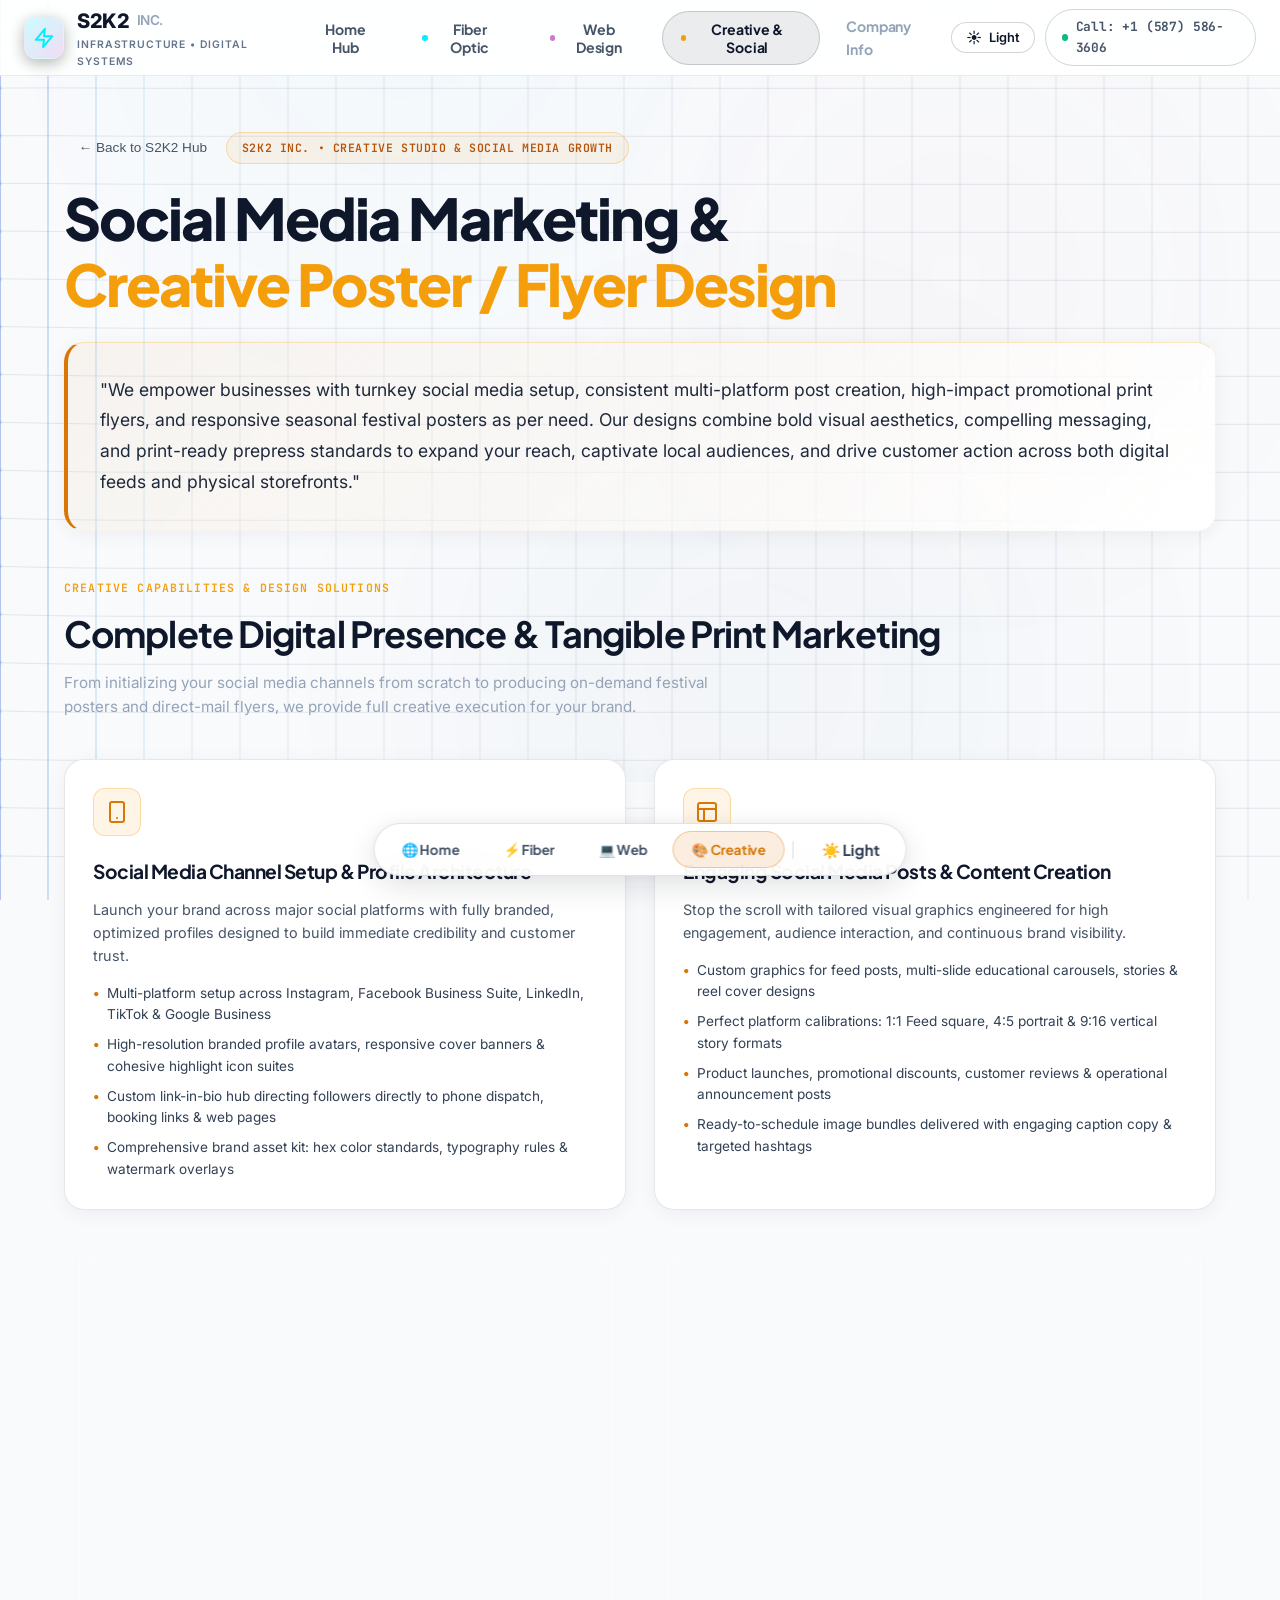
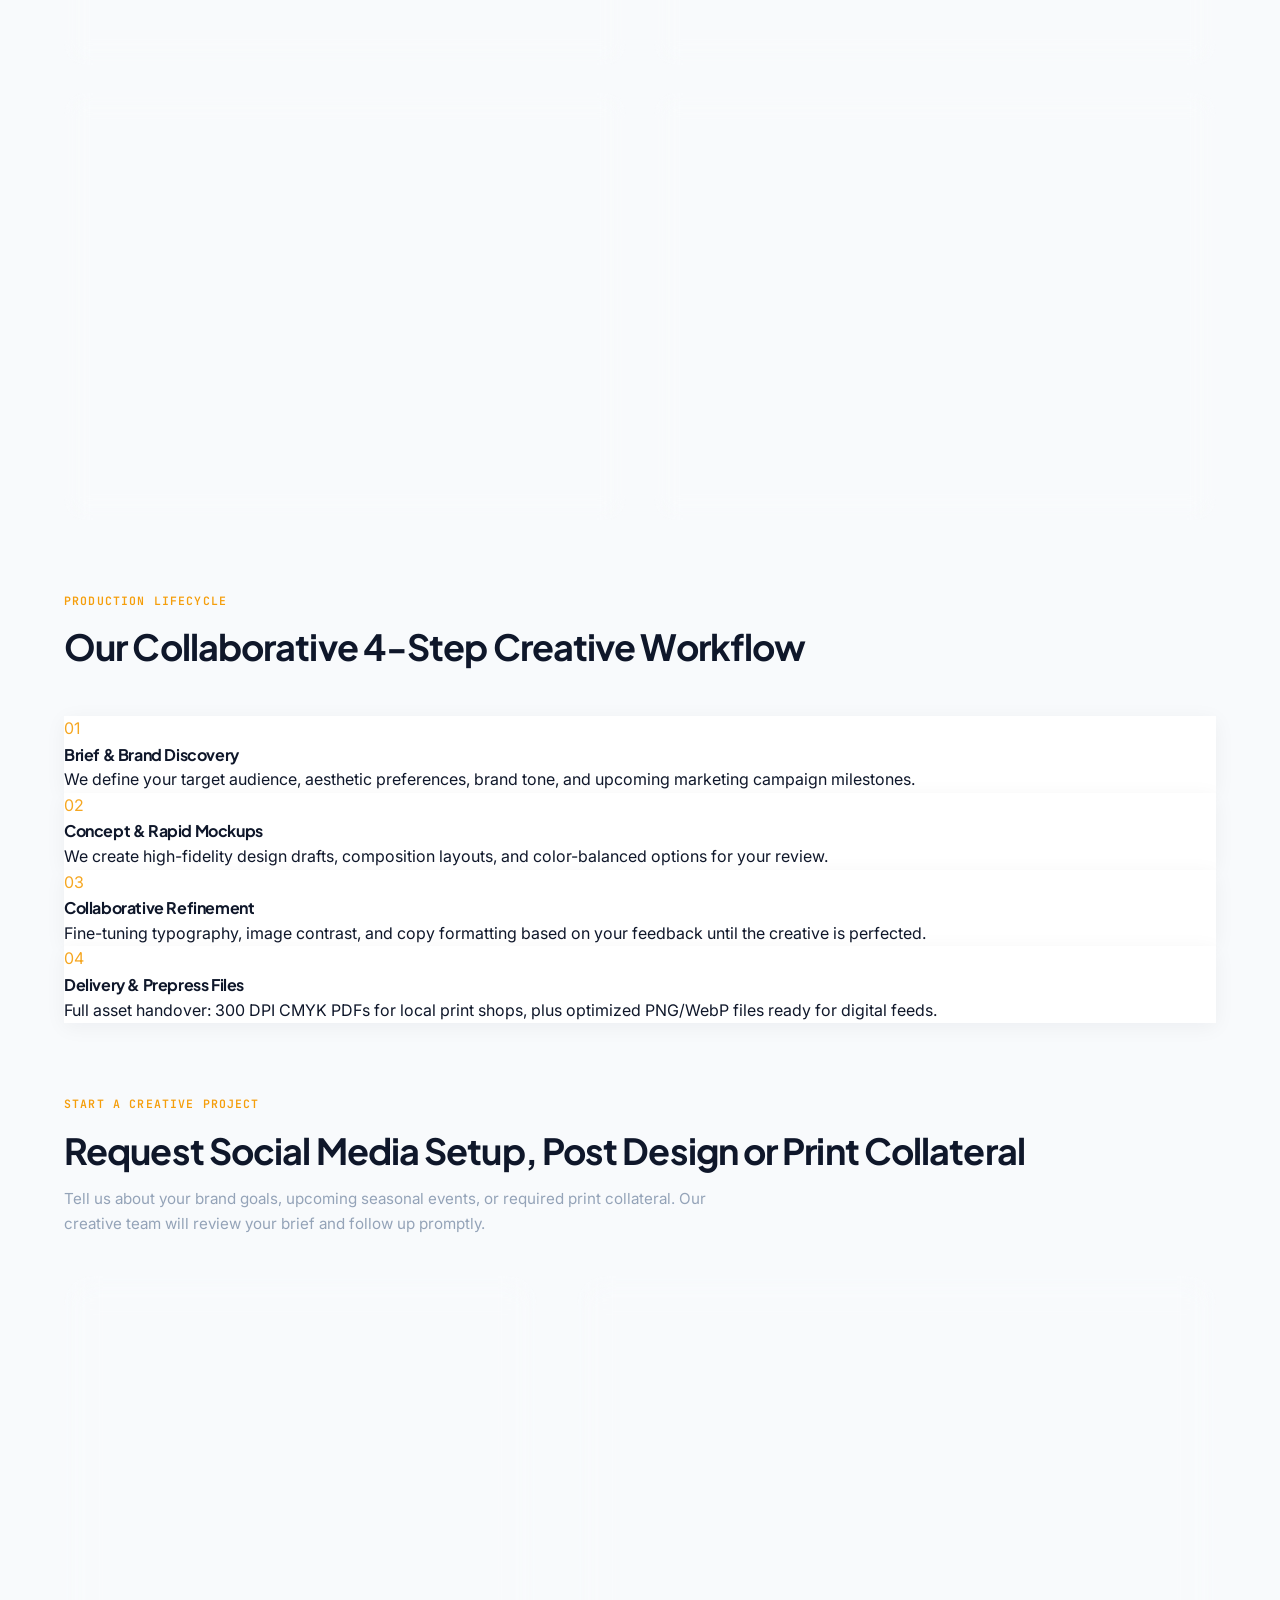
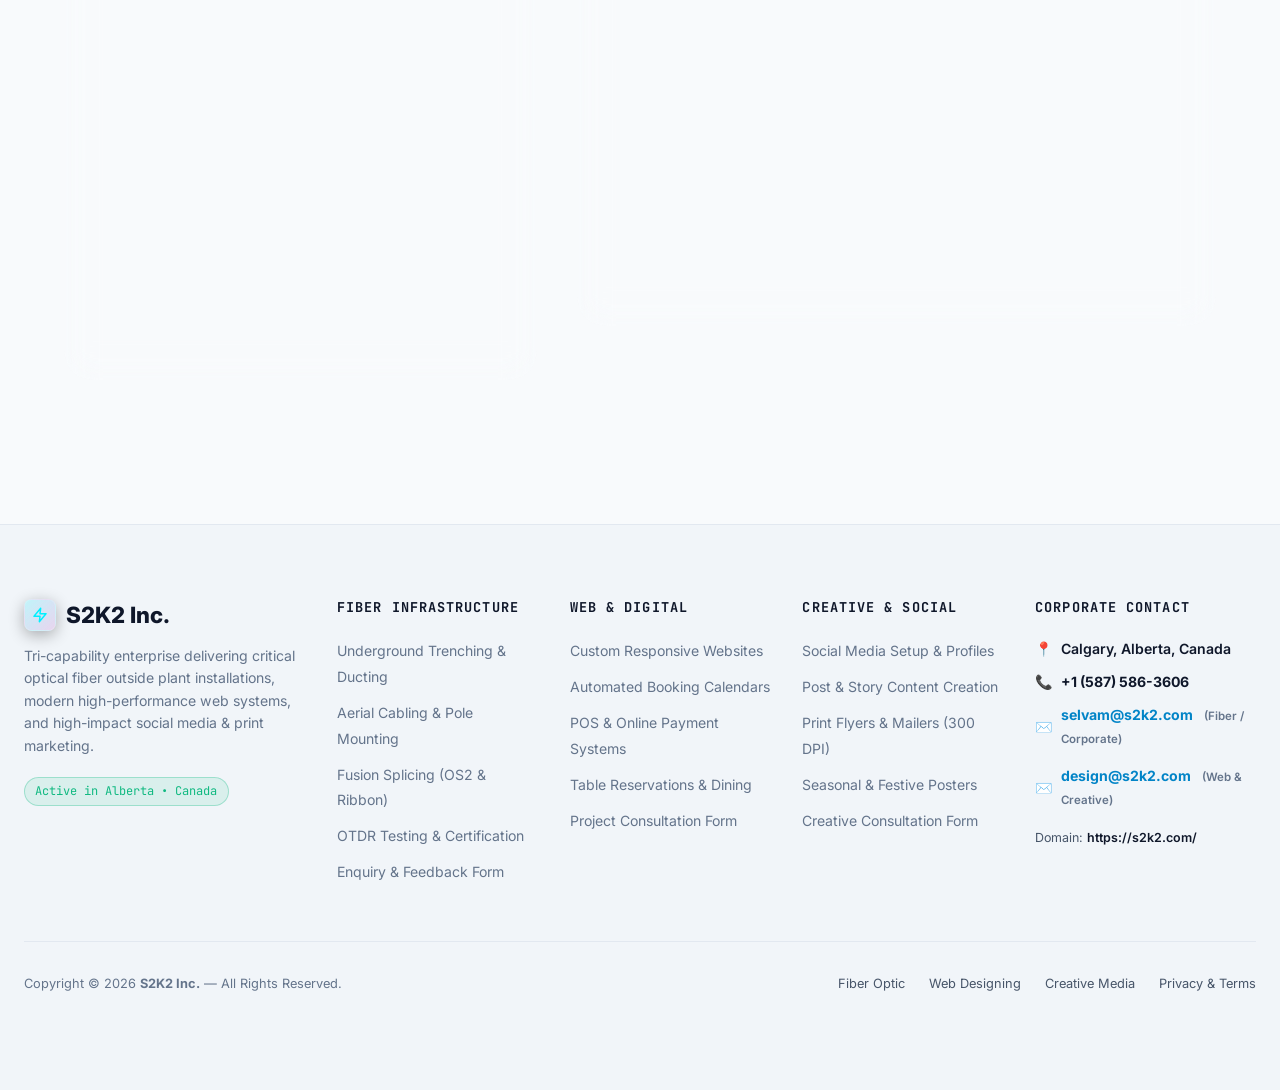
<file: creative-marketing/index.html>
<!DOCTYPE html>
<html lang="en">
<head>
  <meta charset="UTF-8">
  <title>Social Media & Creative Management | S2K2 Inc.</title>
  <meta http-equiv="refresh" content="0; url=../index.html#creative-marketing">
  <script>
    window.location.replace("../index.html#creative-marketing");
  </script>
</head>
<body style="background:#07090e; color:#f8fafc; font-family:sans-serif; text-align:center; padding-top:20vh;">
  <h2>Redirecting to S2K2 Social &amp; Creative Media...</h2>
  <p><a href="../index.html#creative-marketing" style="color:#f59e0b;">Click here if not redirected automatically</a></p>
</body>
</html>
</file>
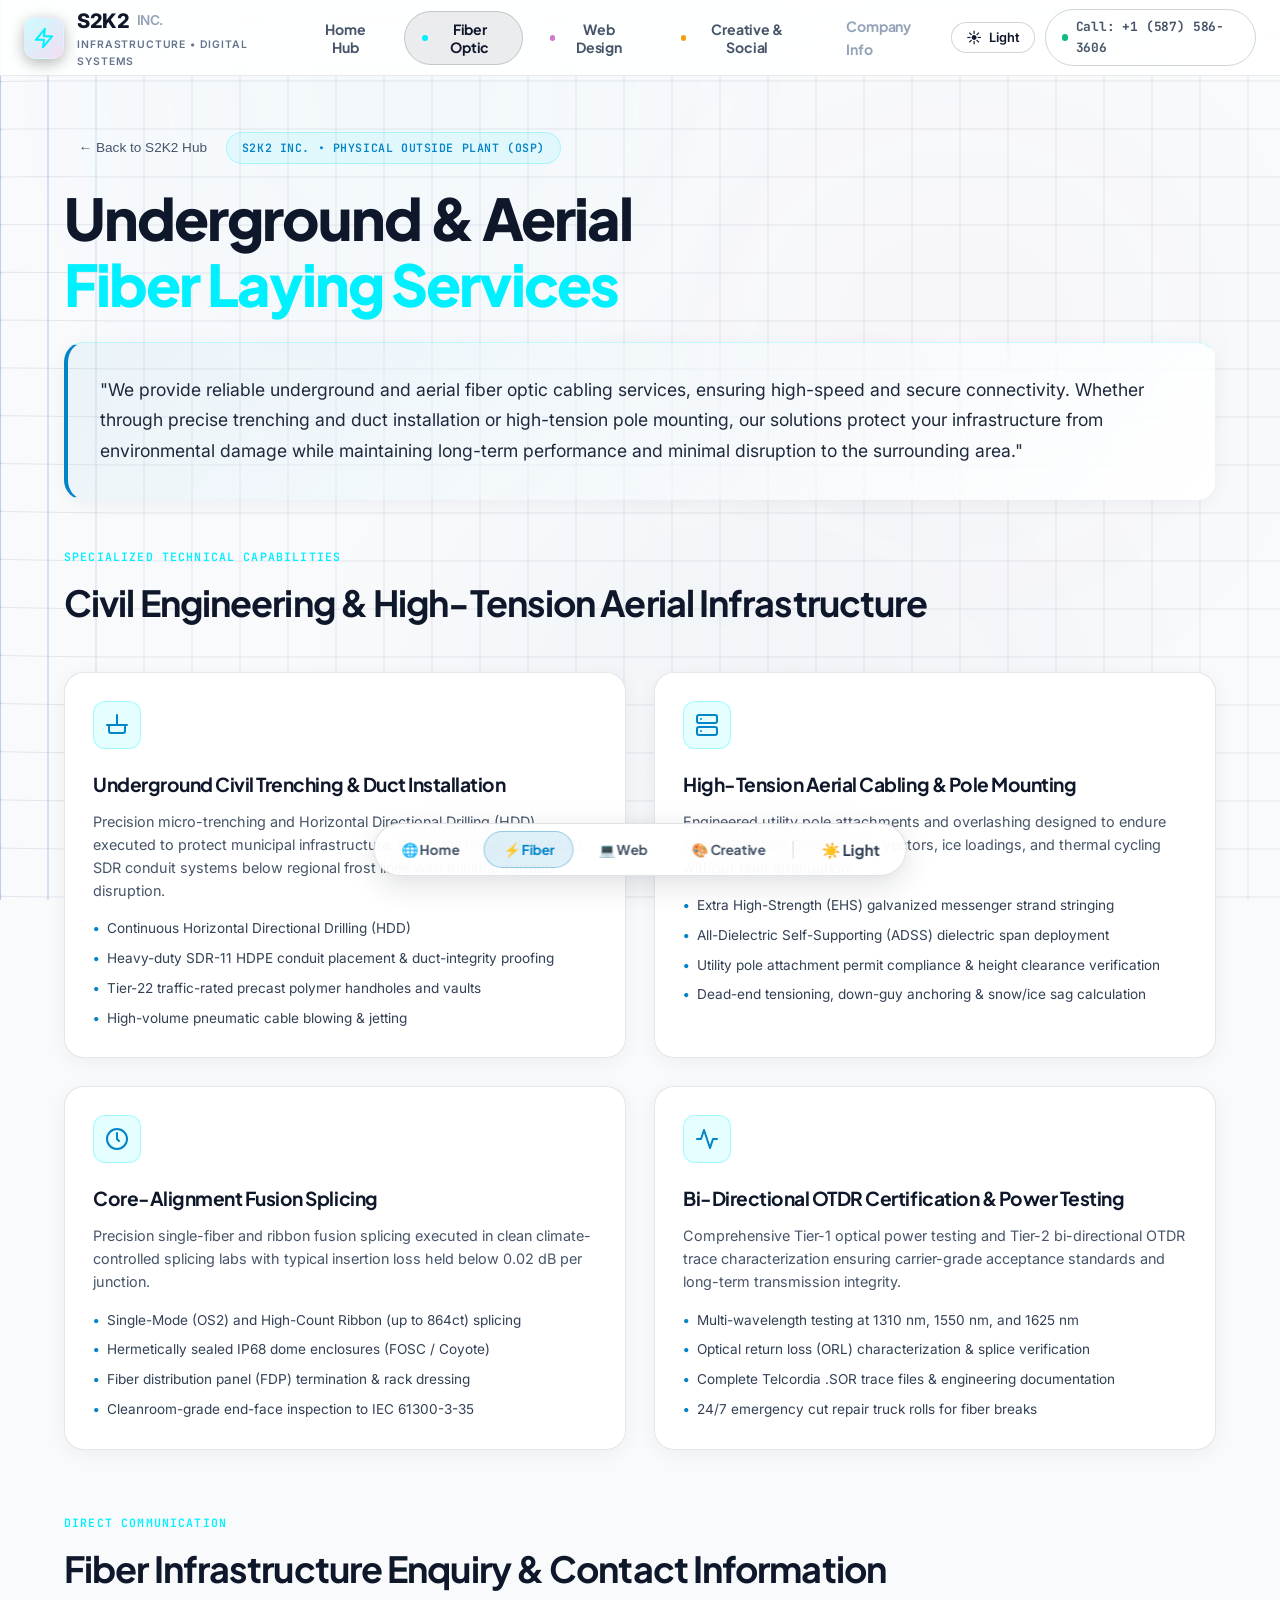
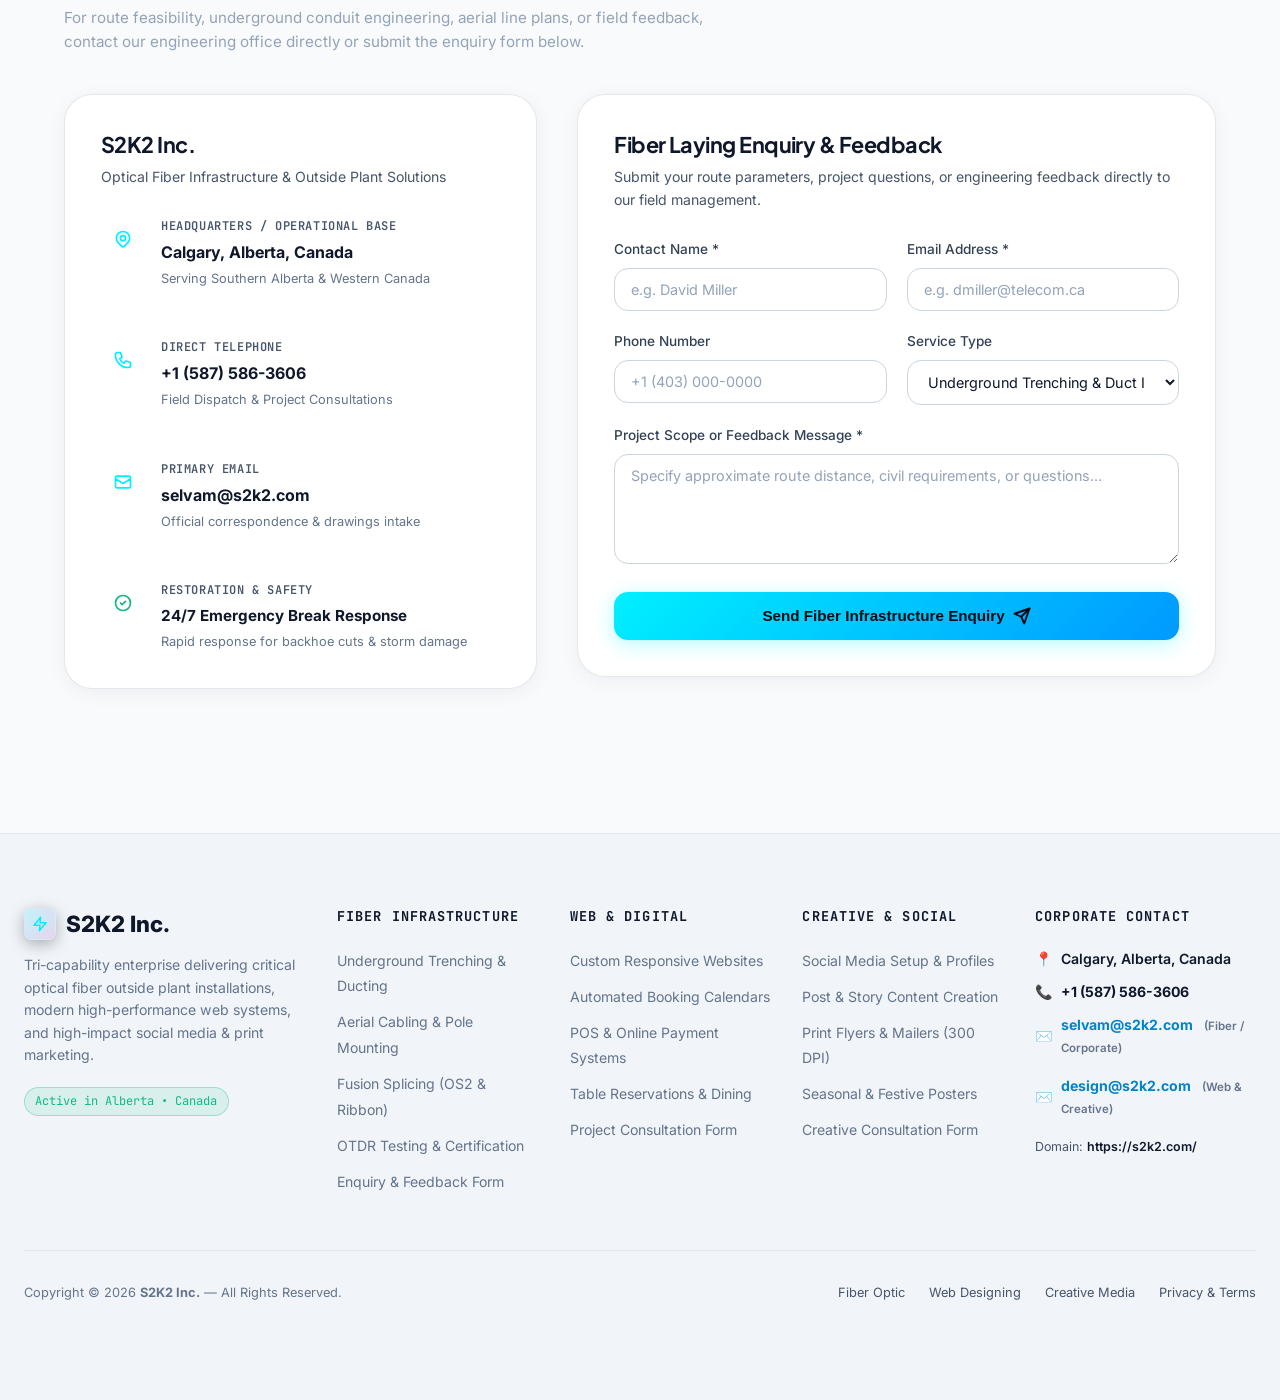
<file: fibre-optic/index.html>
<!DOCTYPE html>
<html lang="en">
<head>
  <meta charset="UTF-8">
  <title>Underground & Aerial Fiber Laying | S2K2 Inc.</title>
  <meta http-equiv="refresh" content="0; url=../#fibre-optic">
  <script>
    window.location.replace("../#fibre-optic");
  </script>
</head>
<body style="background:#07090e; color:#f8fafc; font-family:sans-serif; text-align:center; padding-top:20vh;">
  <h2>Loading S2K2 Fiber Infrastructure...</h2>
  <p><a href="../#fibre-optic" style="color:#00f0ff;">Click here to continue</a></p>
</body>
</html>
</file>
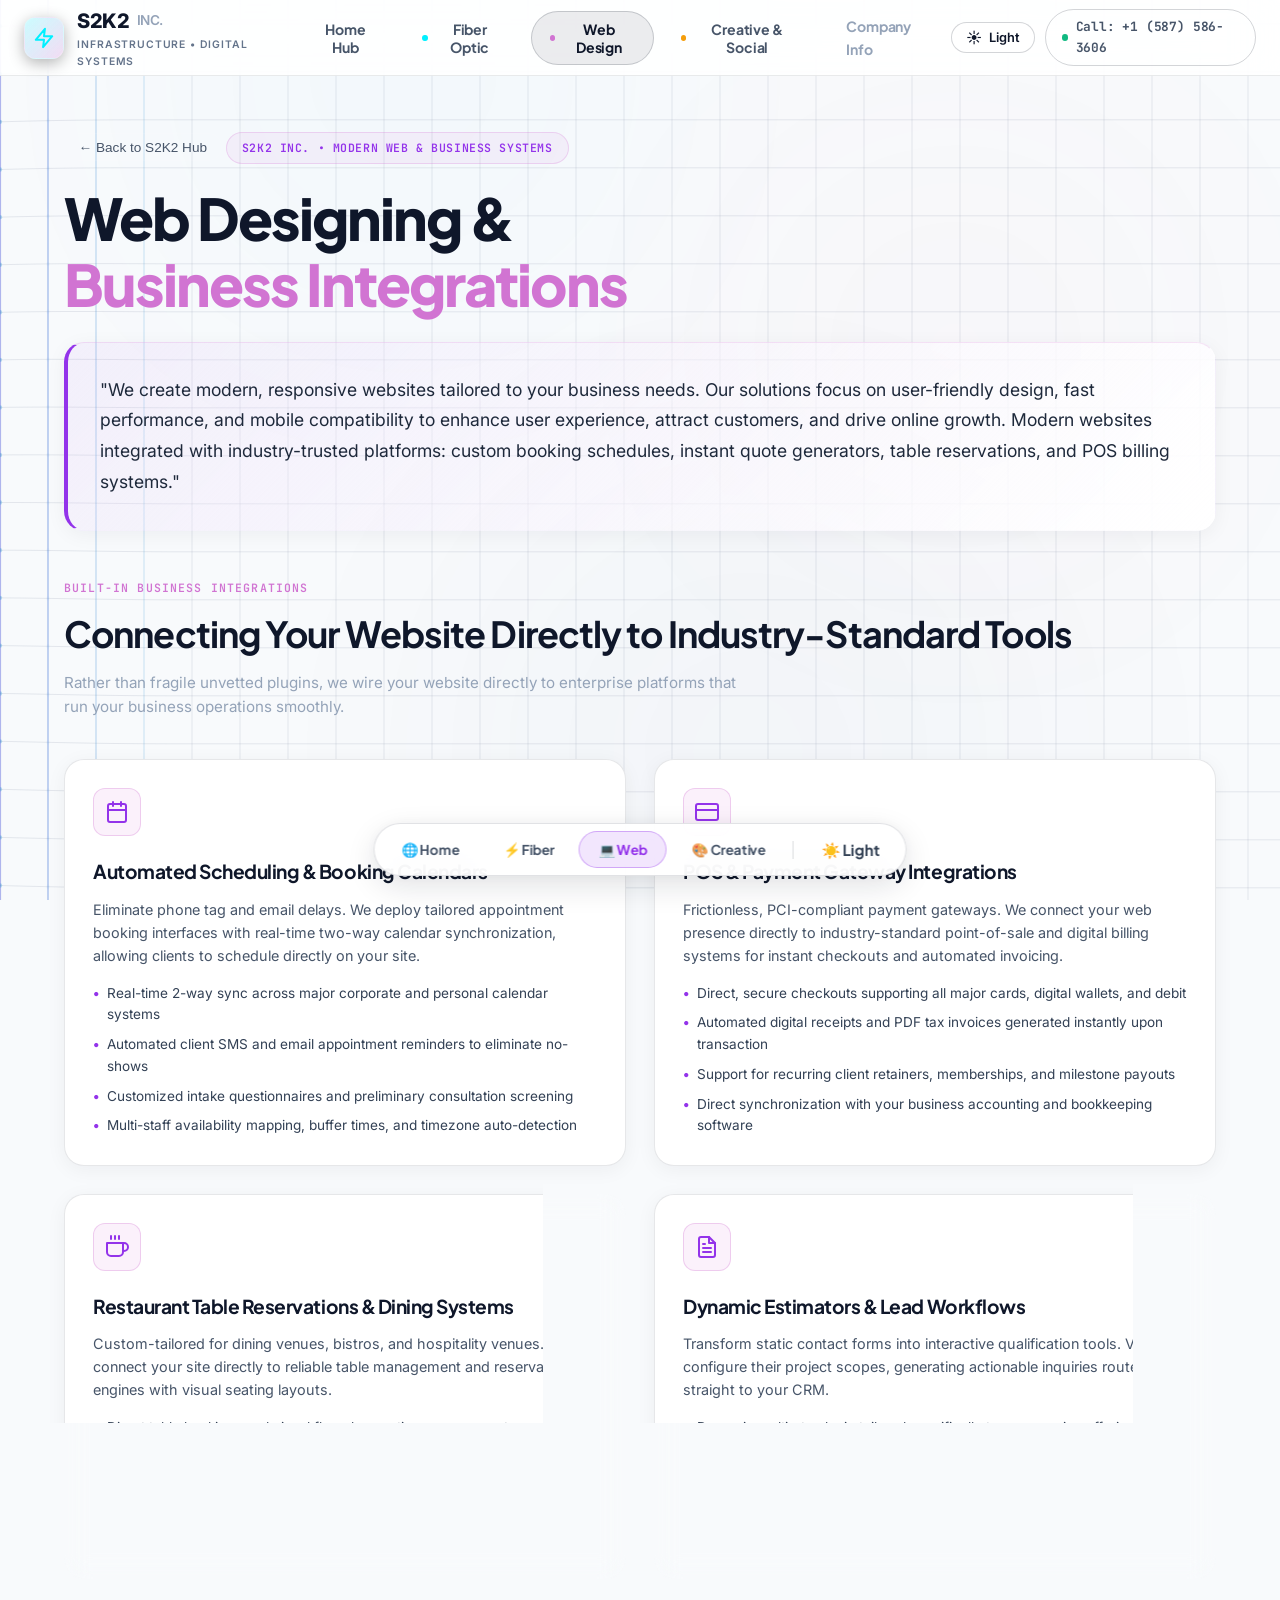
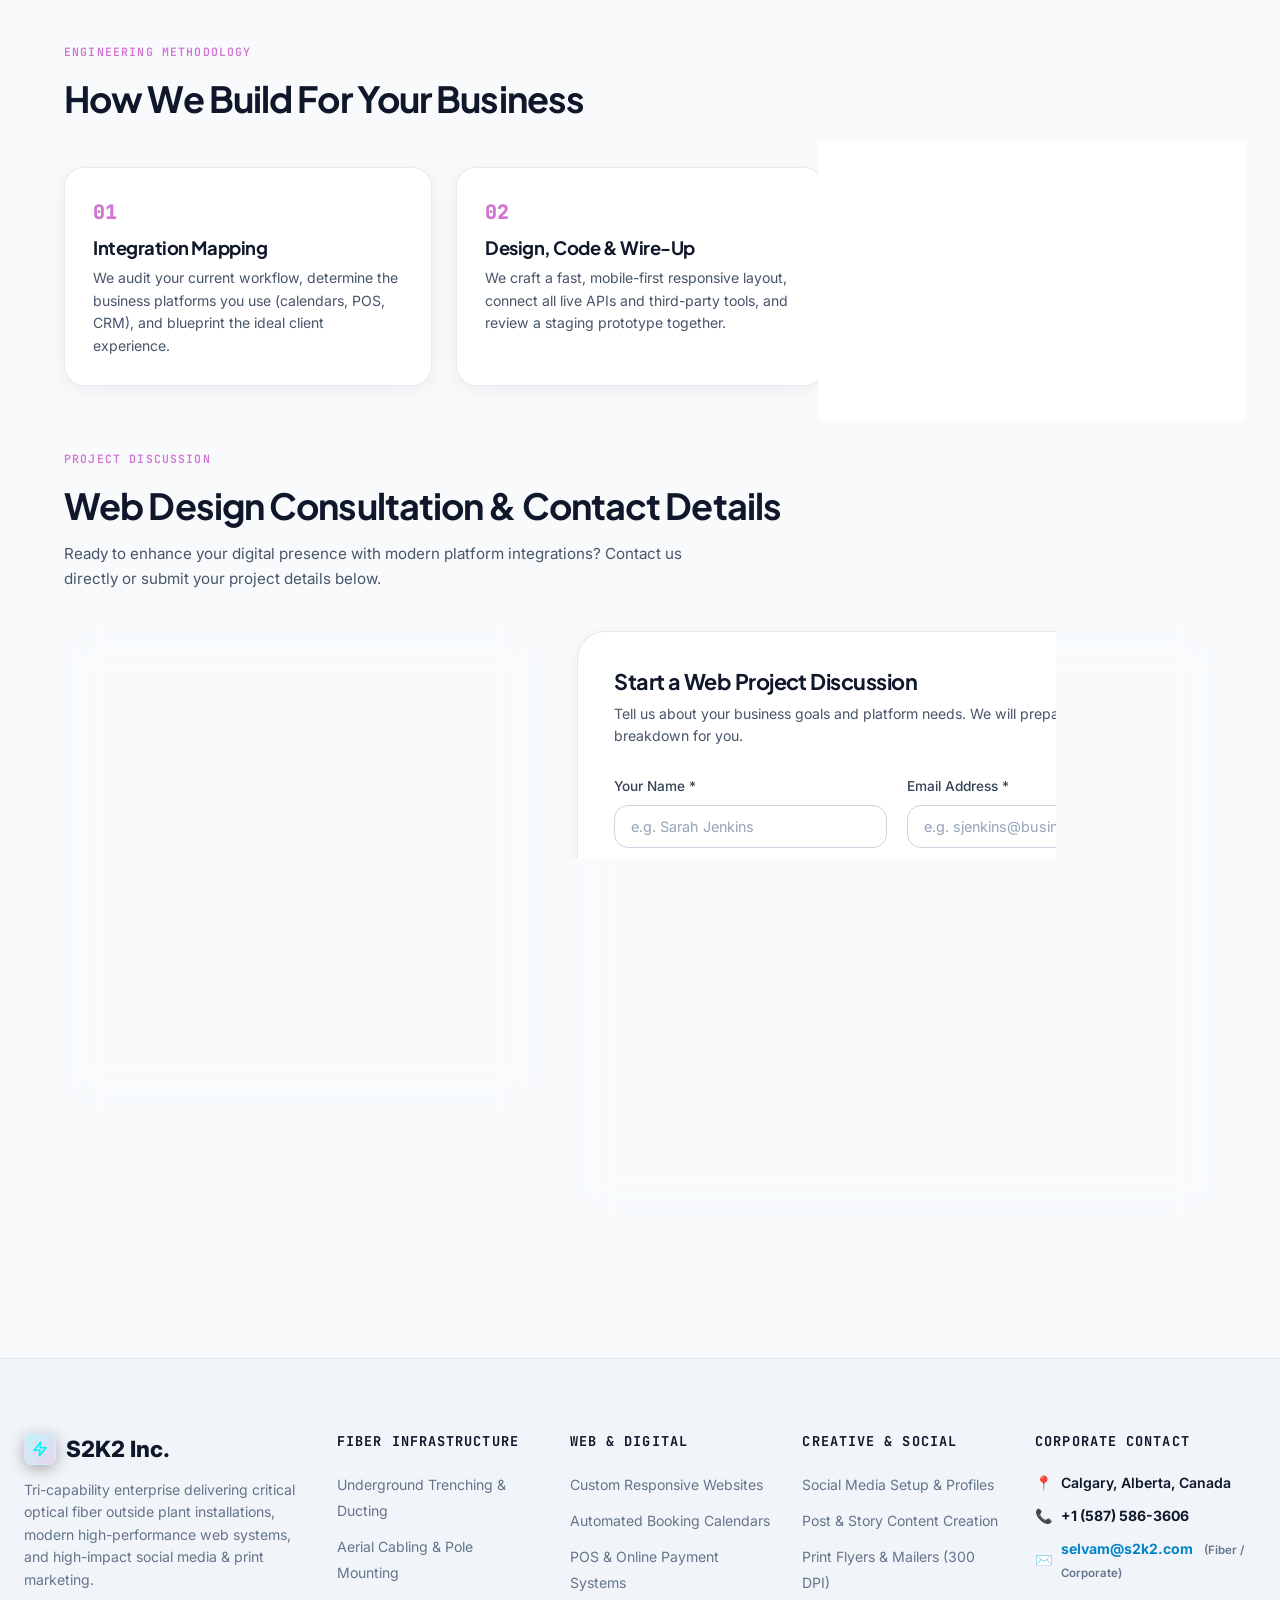
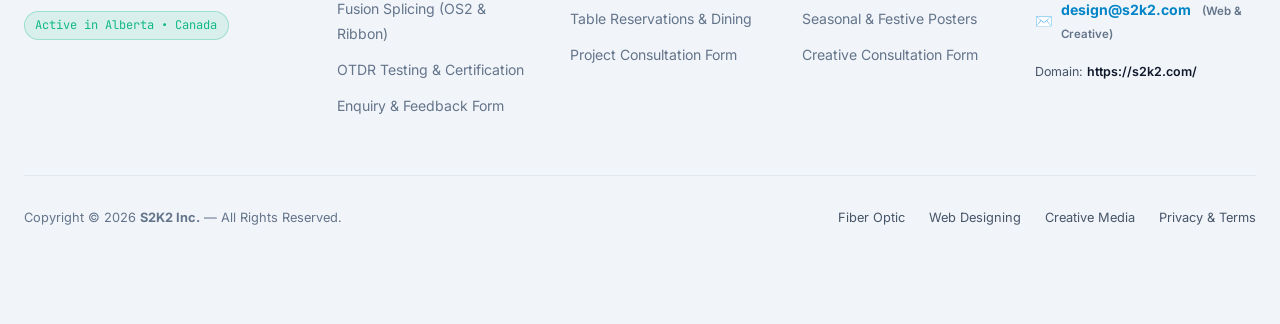
<file: web-design/index.html>
<!DOCTYPE html>
<html lang="en">
<head>
  <meta charset="UTF-8">
  <title>Web Designing & Business Integrations | S2K2 Inc.</title>
  <meta http-equiv="refresh" content="0; url=../#web-design">
  <script>
    window.location.replace("../#web-design");
  </script>
</head>
<body style="background:#07090e; color:#f8fafc; font-family:sans-serif; text-align:center; padding-top:20vh;">
  <h2>Loading S2K2 Web Designing & Integrations...</h2>
  <p><a href="../#web-design" style="color:#d174d2;">Click here to continue</a></p>
</body>
</html>
</file>
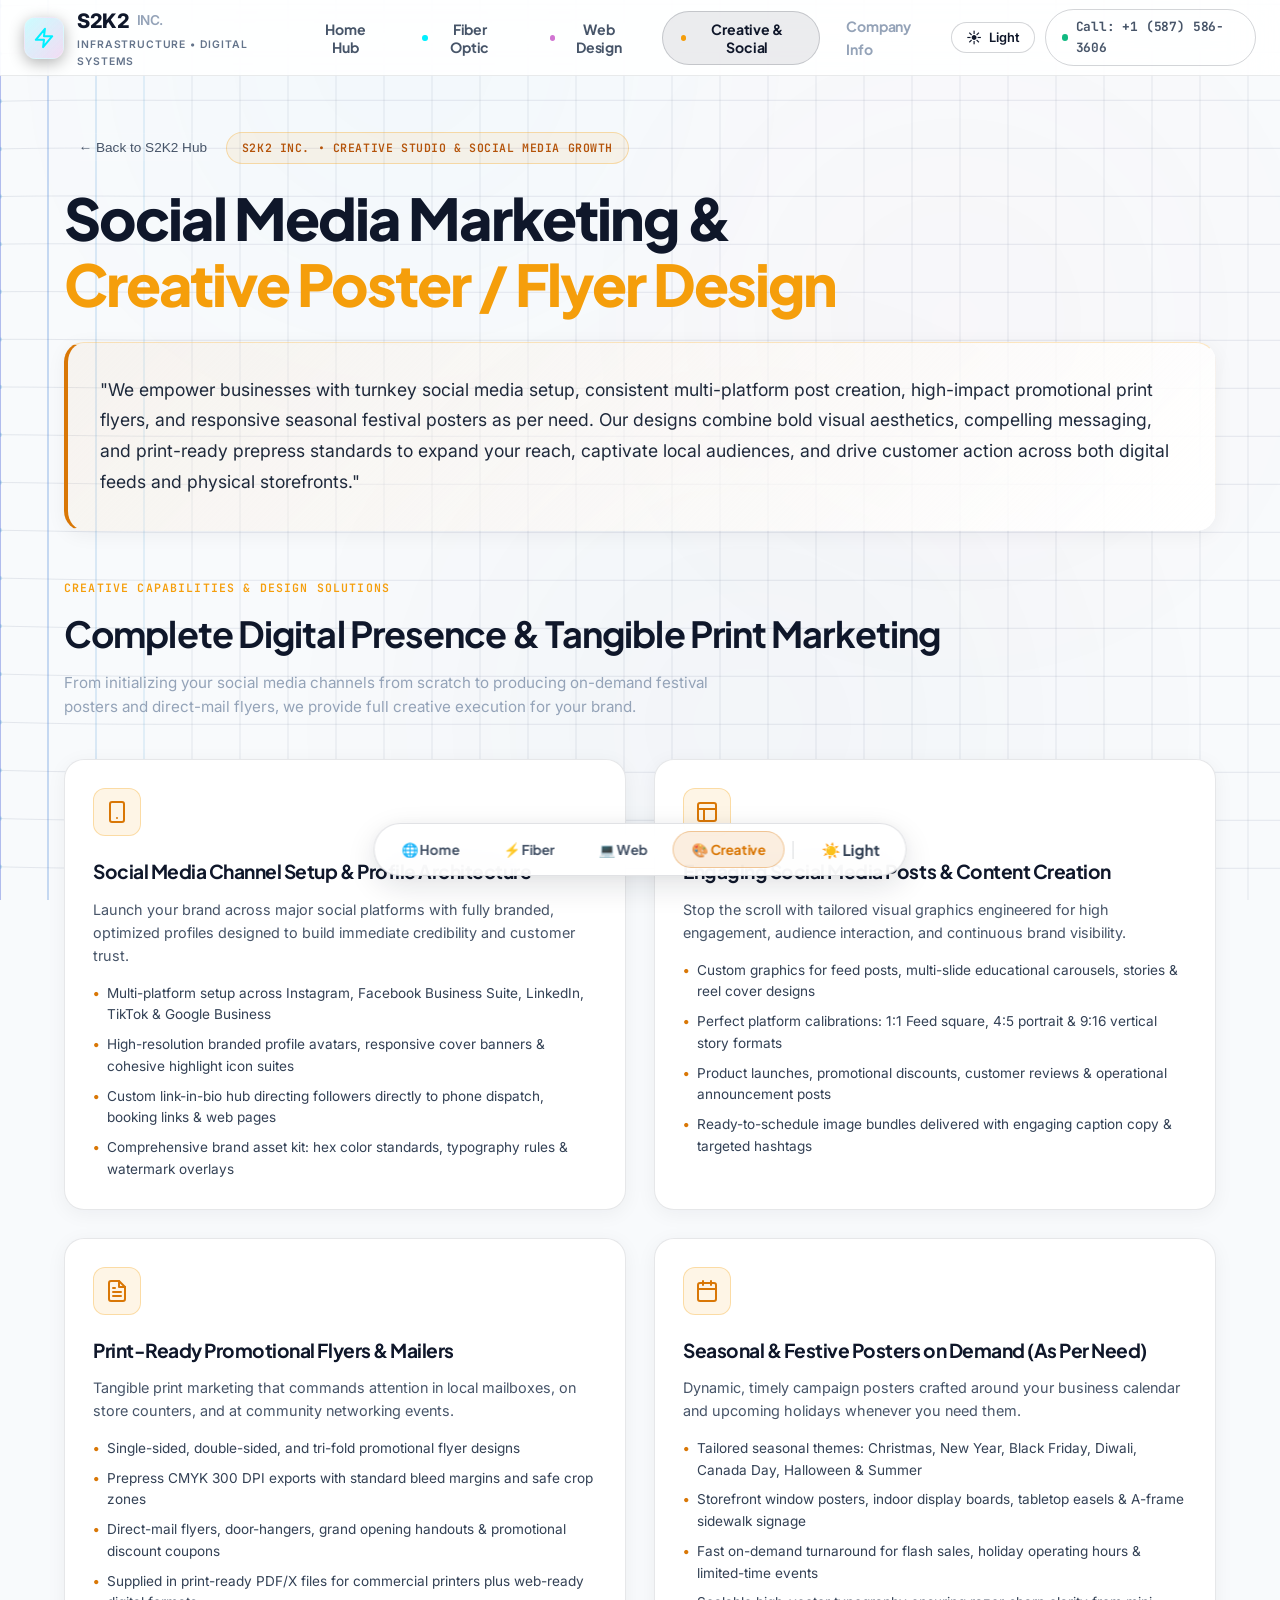
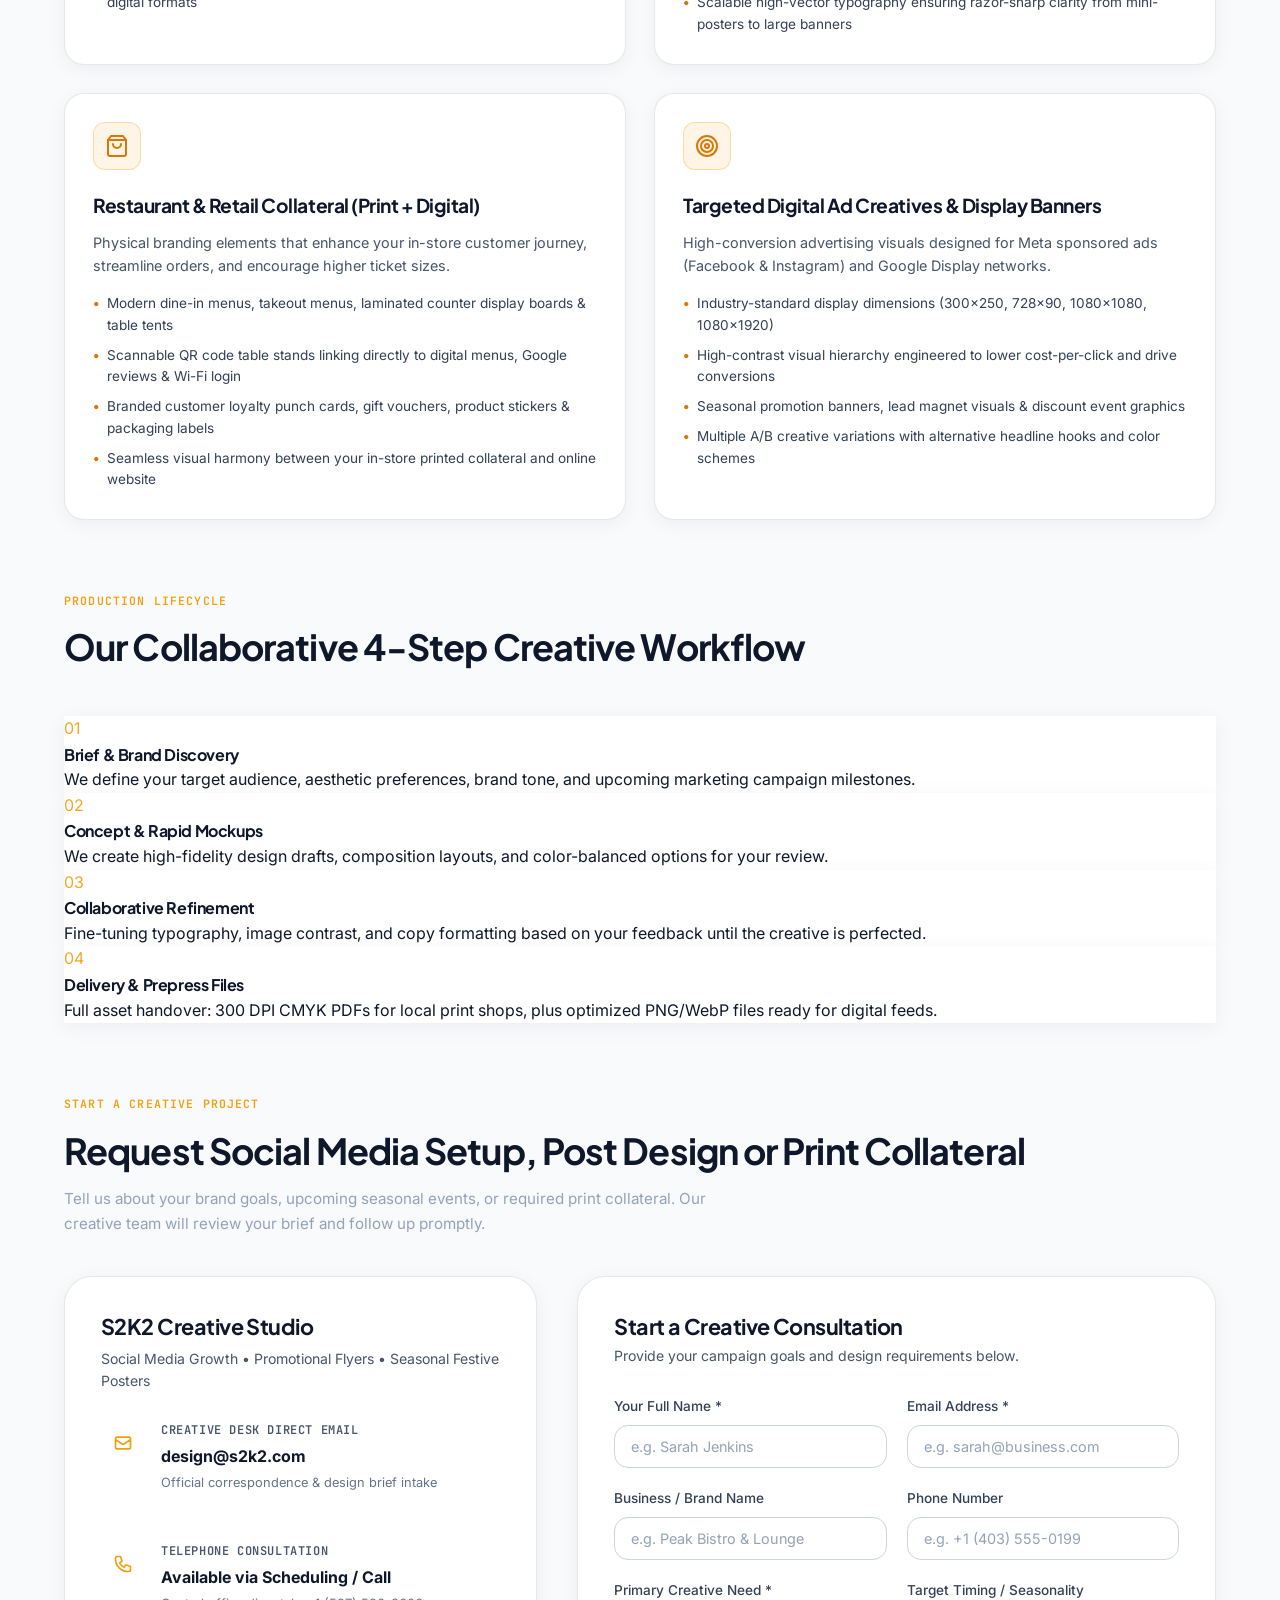
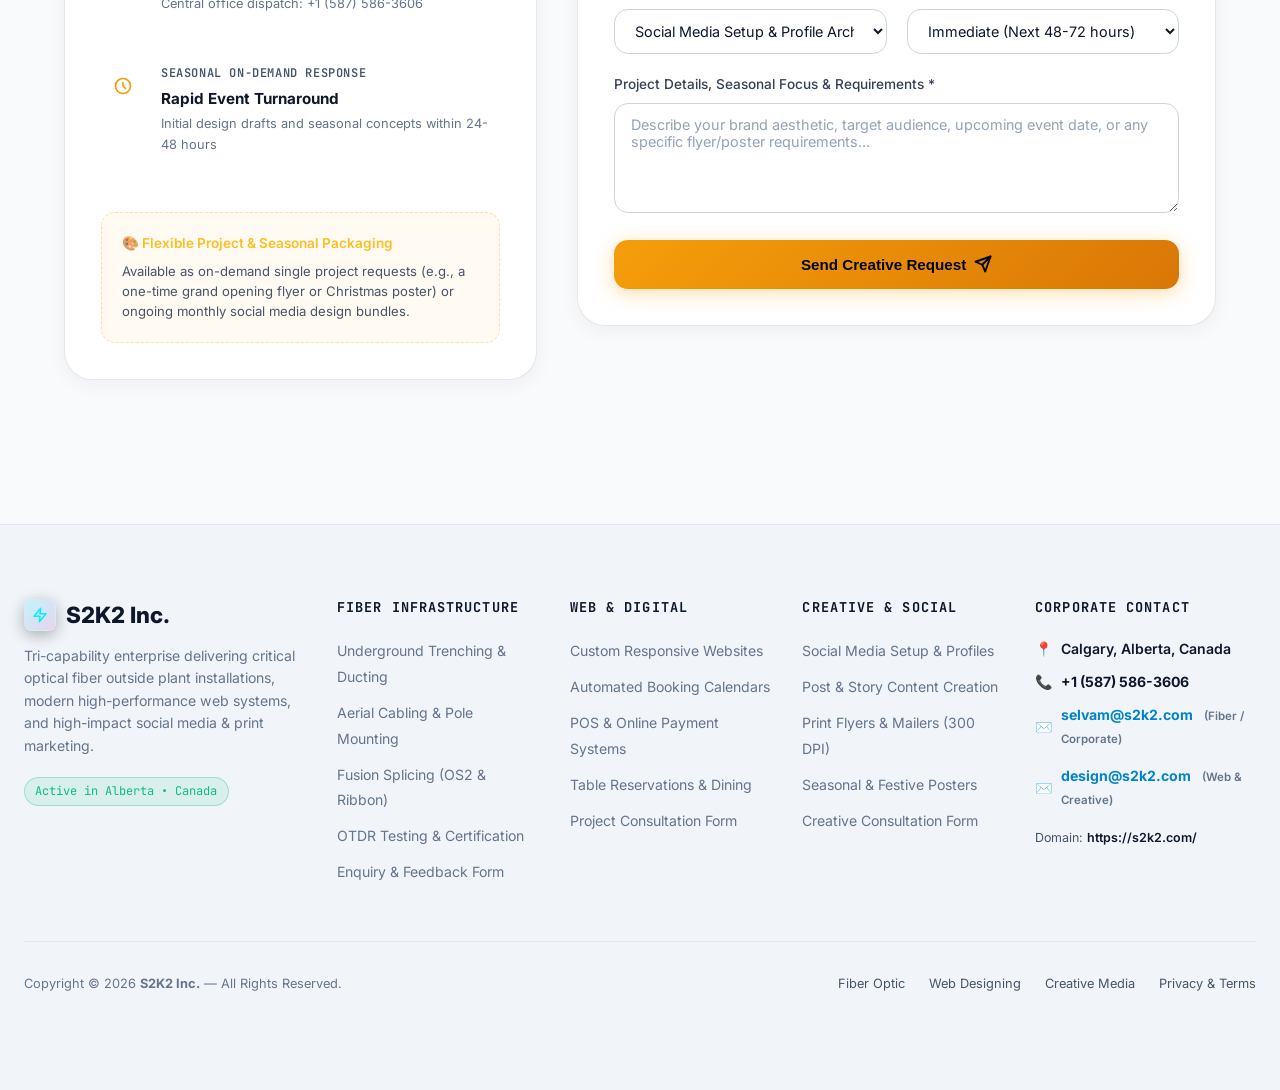
<file: creative-marketing.html>
<!DOCTYPE html>
<html lang="en">
<head>
  <meta charset="UTF-8">
  <title>Social Media & Creative Management | S2K2 Inc.</title>
  <meta http-equiv="refresh" content="0; url=index.html#creative-marketing">
  <script>
    window.location.replace("index.html#creative-marketing");
  </script>
</head>
<body style="background:#07090e; color:#f8fafc; font-family:sans-serif; text-align:center; padding-top:20vh;">
  <h2>Redirecting to S2K2 Social &amp; Creative Media...</h2>
  <p><a href="index.html#creative-marketing" style="color:#f59e0b;">Click here if not redirected automatically</a></p>
</body>
</html>
</file>
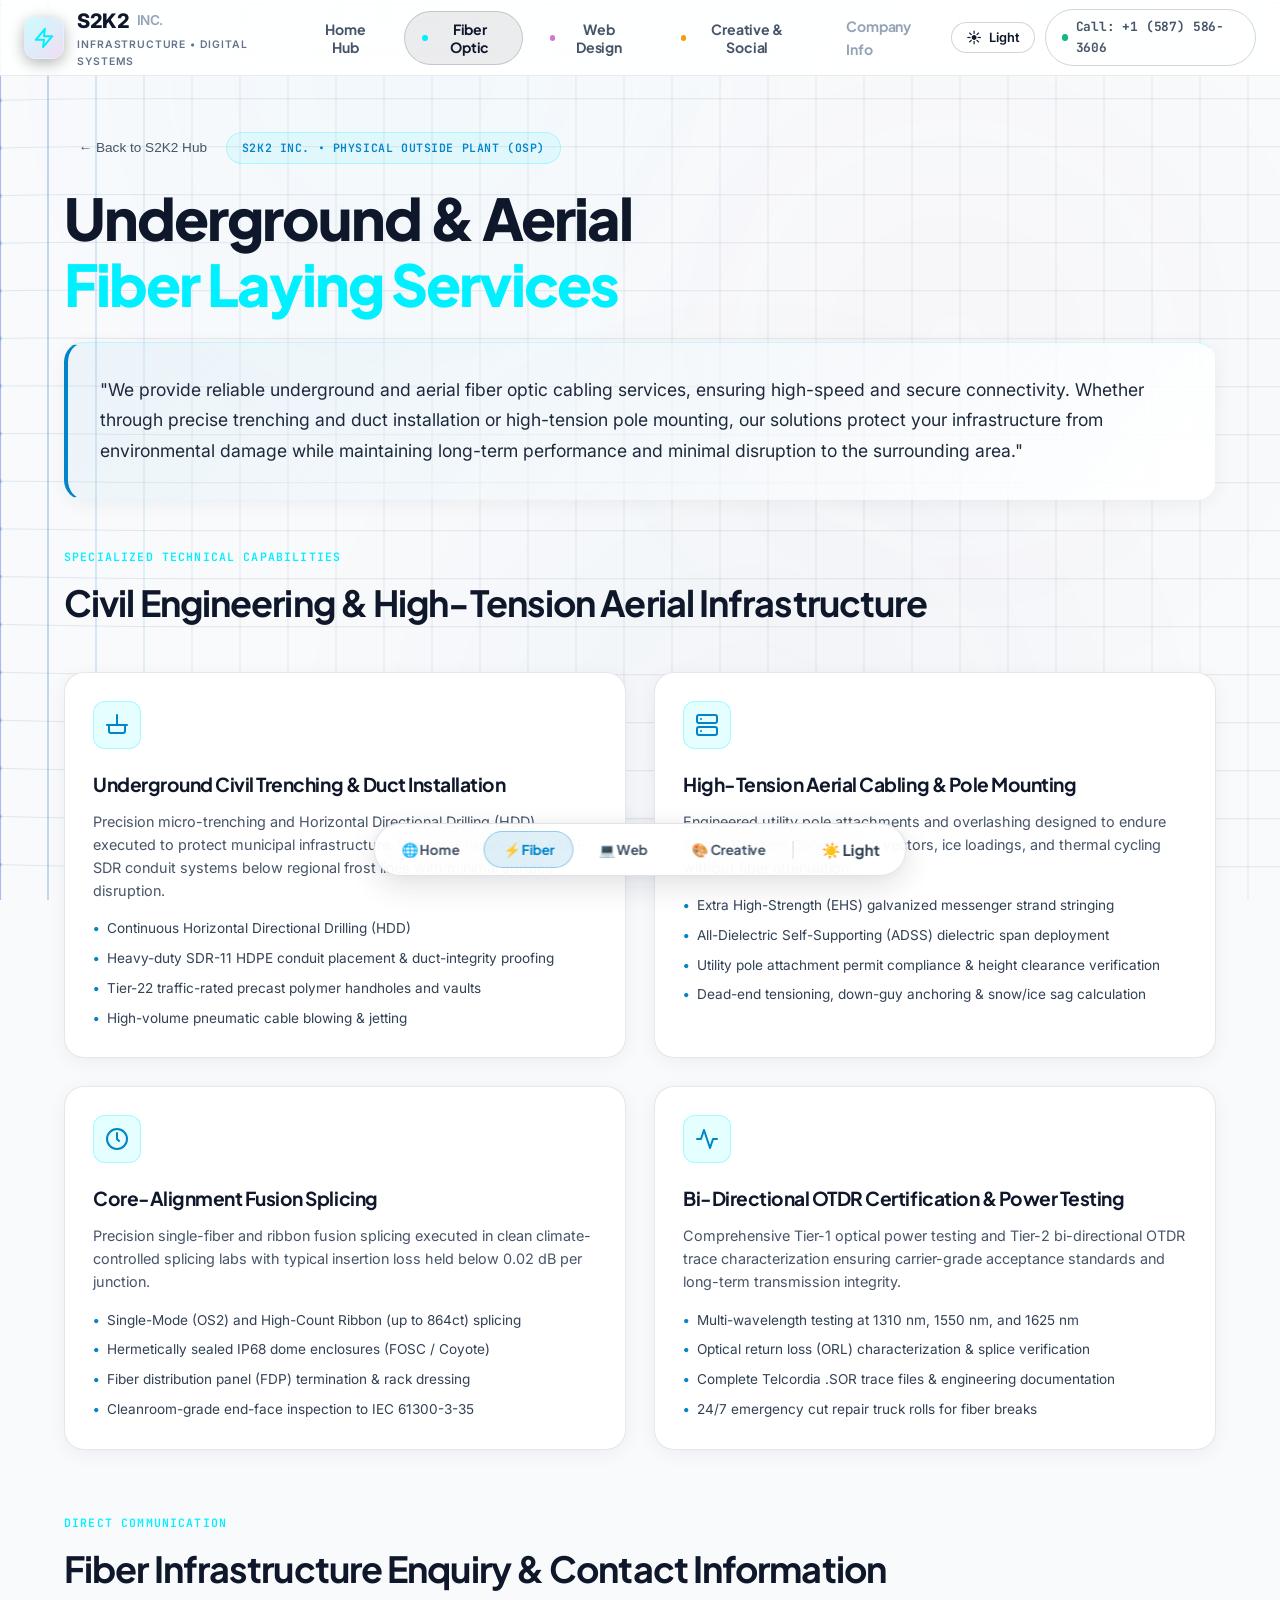
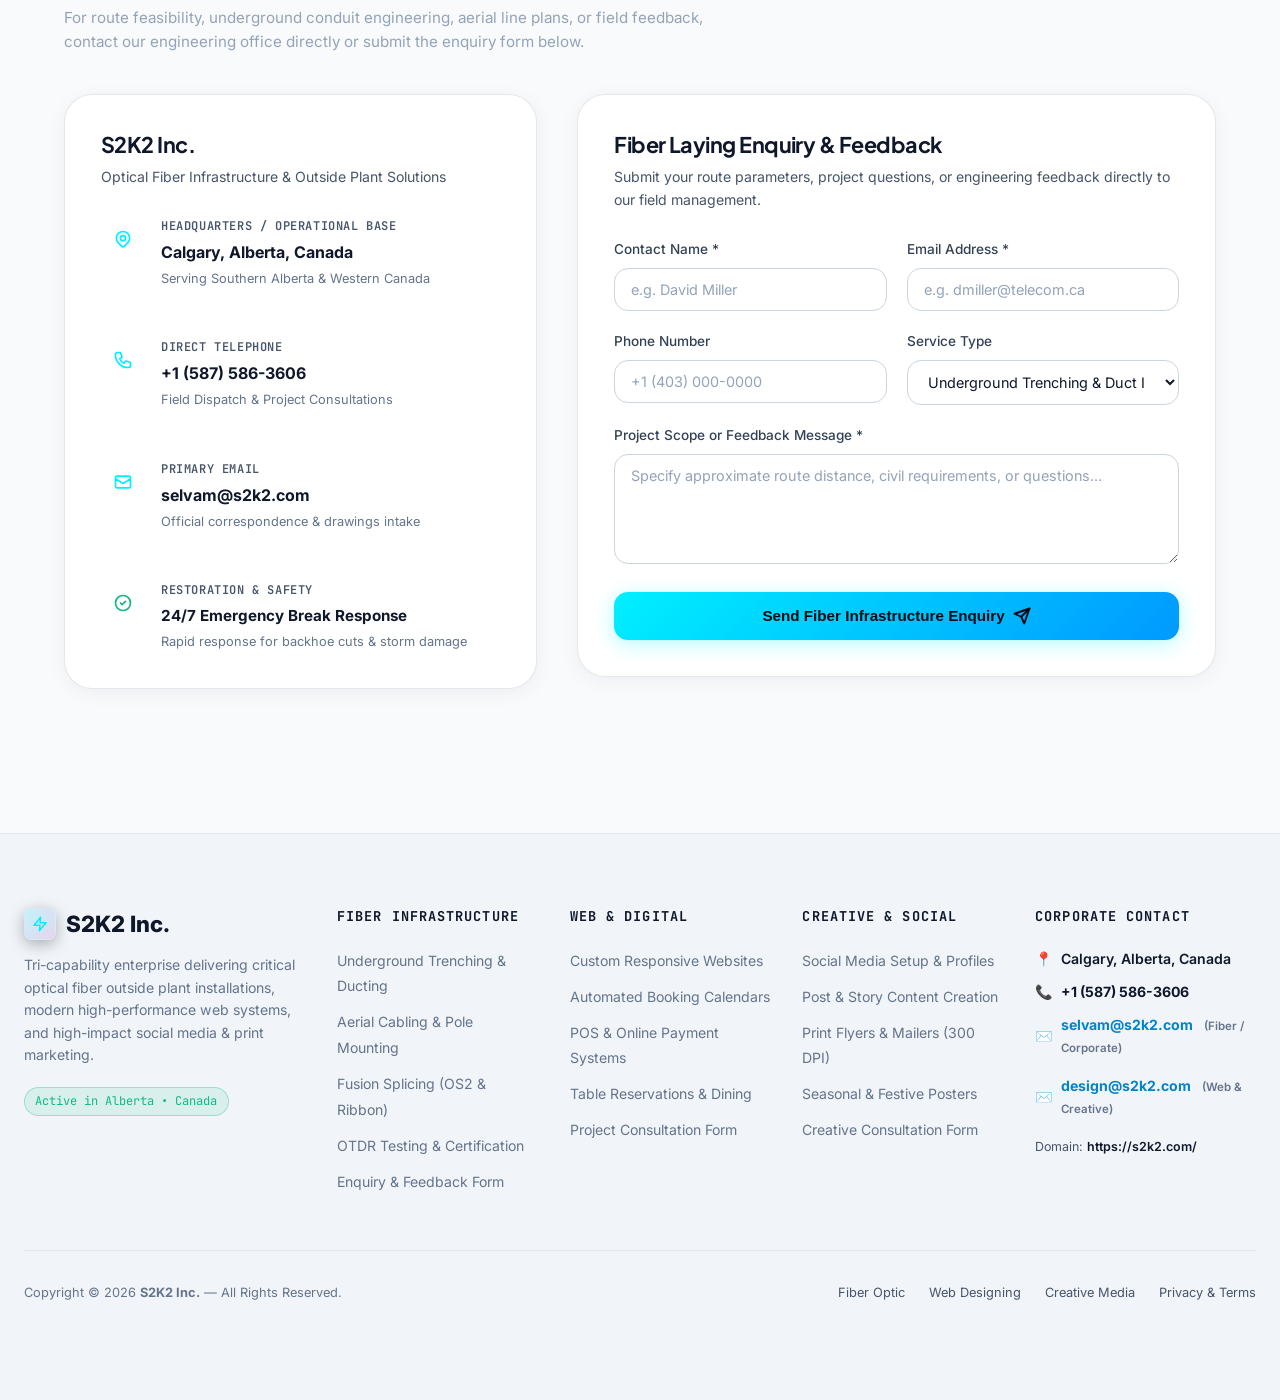
<file: fibre-optic.html>
<!DOCTYPE html>
<html lang="en">
<head>
  <meta charset="UTF-8">
  <title>Underground & Aerial Fiber Laying | S2K2 Inc.</title>
  <meta http-equiv="refresh" content="0; url=index.html#fibre-optic">
  <script>
    window.location.replace("index.html#fibre-optic");
  </script>
</head>
<body style="background:#07090e; color:#f8fafc; font-family:sans-serif; text-align:center; padding-top:20vh;">
  <h2>Redirecting to S2K2 Fiber Infrastructure...</h2>
  <p><a href="index.html#fibre-optic" style="color:#00f0ff;">Click here if not redirected automatically</a></p>
</body>
</html>
</file>
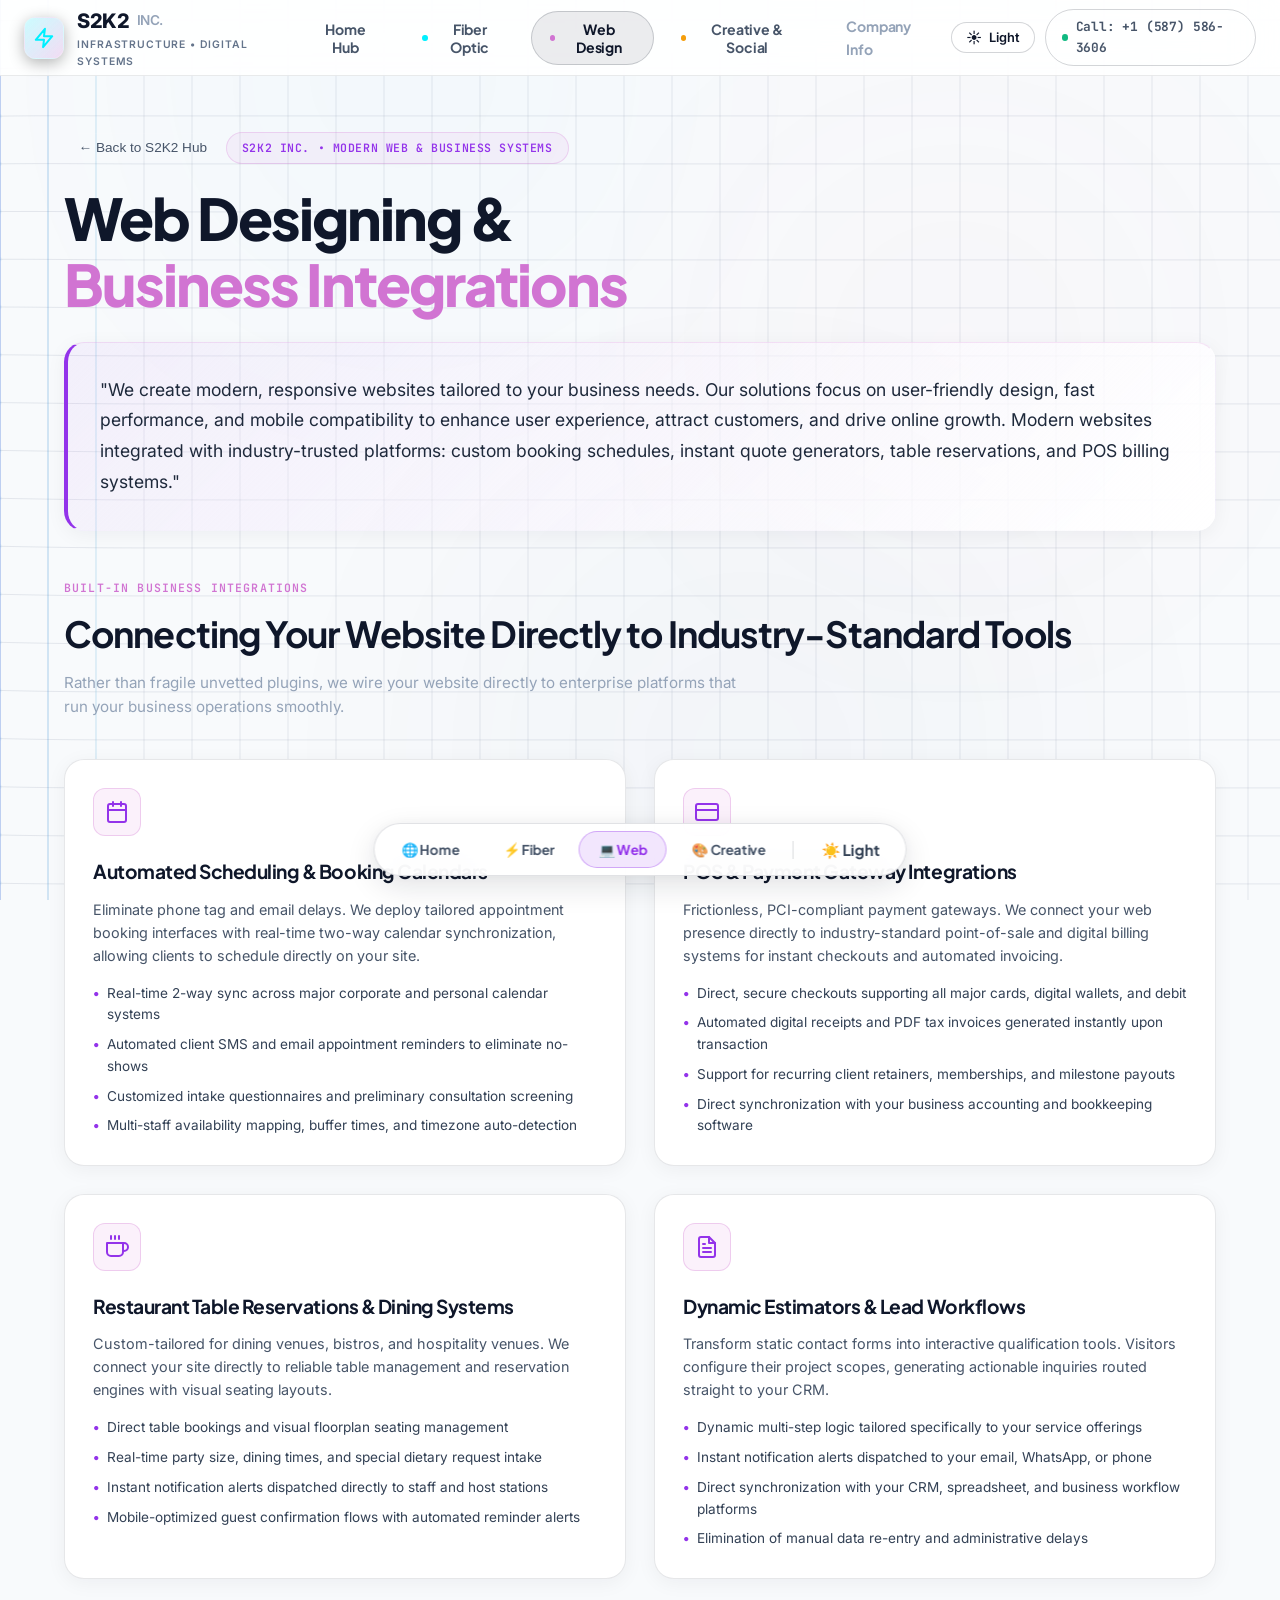
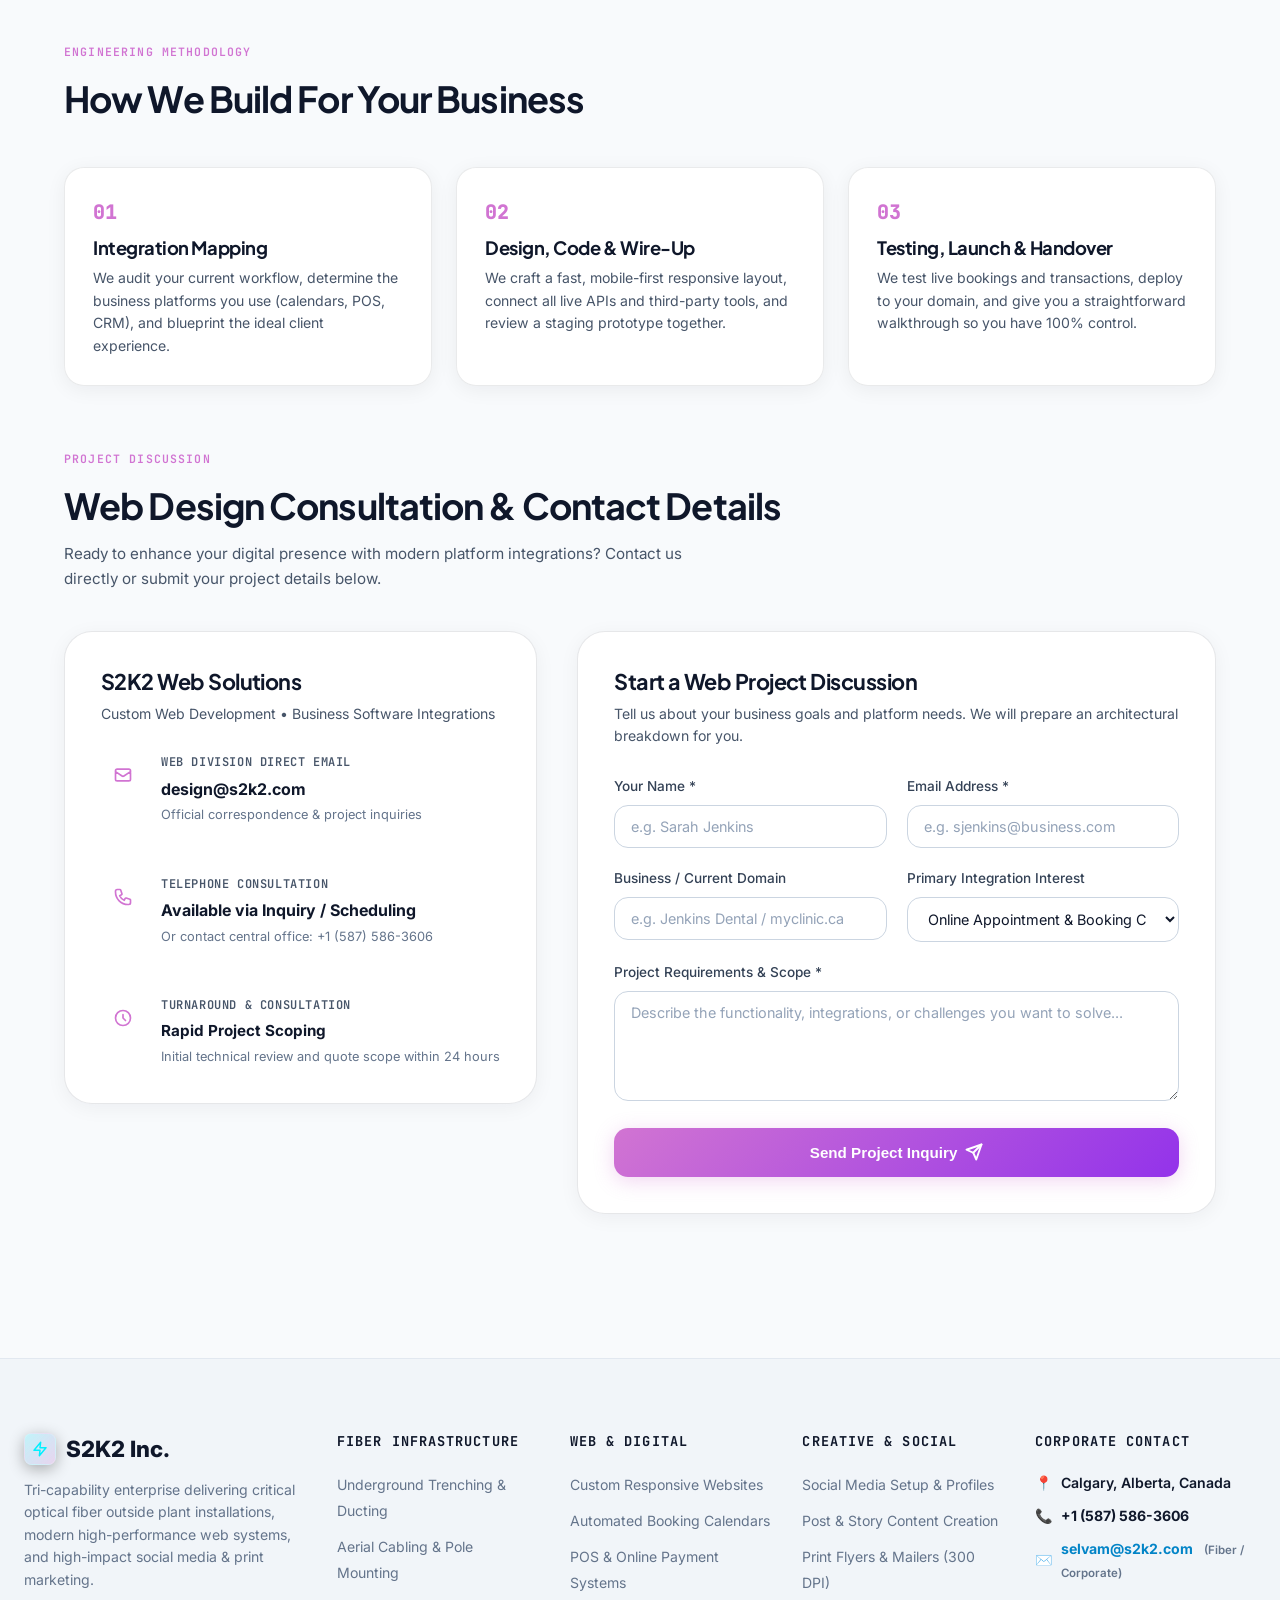
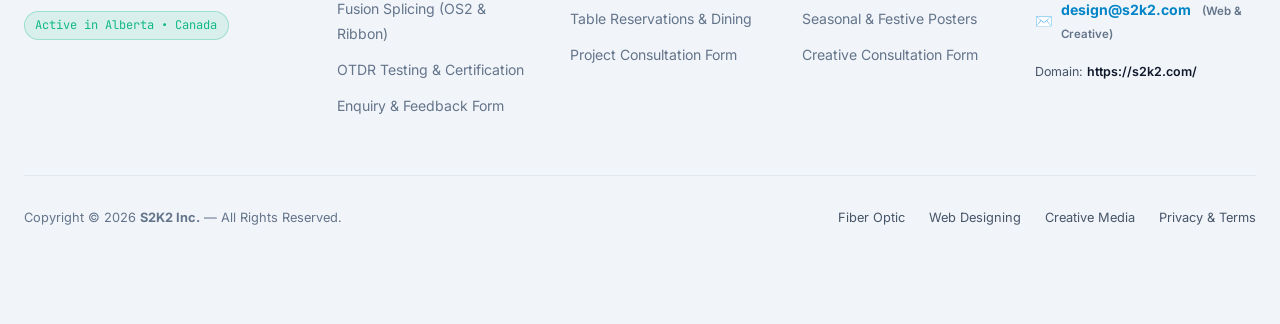
<file: web-design.html>
<!DOCTYPE html>
<html lang="en">
<head>
  <meta charset="UTF-8">
  <title>Web Designing & Business Integrations | S2K2 Inc.</title>
  <meta http-equiv="refresh" content="0; url=index.html#web-design">
  <script>
    window.location.replace("index.html#web-design");
  </script>
</head>
<body style="background:#07090e; color:#f8fafc; font-family:sans-serif; text-align:center; padding-top:20vh;">
  <h2>Redirecting to S2K2 Web Designing & Integrations...</h2>
  <p><a href="index.html#web-design" style="color:#d174d2;">Click here if not redirected automatically</a></p>
</body>
</html>
</file>
<file: style.css>
/* ==========================================================================
   S2K2 INC. — UNIFIED ENTERPRISE DESIGN SYSTEM
   Underground & Aerial Fiber Laying  ✕  Web Designing & Business Integrations
   ========================================================================== */

@import url('https://fonts.googleapis.com/css2?family=Inter:wght@300;400;500;600;700&family=Plus+Jakarta+Sans:wght@400;500;600;700;800&family=JetBrains+Mono:wght@400;500;600&display=swap');

:root {
  /* Core Base Colors */
  --bg-primary: #07090e;
  --bg-secondary: #0c101a;
  --bg-card: rgba(13, 18, 29, 0.78);
  --bg-card-hover: rgba(18, 25, 41, 0.9);
  --bg-glass: rgba(255, 255, 255, 0.03);

  /* Typography */
  --font-heading: 'Plus Jakarta Sans', -apple-system, BlinkMacSystemFont, sans-serif;
  --font-body: 'Inter', -apple-system, BlinkMacSystemFont, sans-serif;
  --font-mono: 'JetBrains Mono', monospace;

  /* Text Colors */
  --text-main: #f8fafc;
  --text-muted: #94a3b8;
  --text-dim: #64748b;

  /* Fiber Optic Theme (Photon Cyan & Electric Blue) */
  --fiber-cyan: #00f0ff;
  --fiber-cyan-dim: #0ea5e9;
  --fiber-blue: #3b82f6;
  --fiber-glow: rgba(0, 240, 255, 0.28);
  --fiber-border: rgba(0, 240, 255, 0.2);

  /* Web Design Theme (Radiant Violet & Coral Sunset) */
  --web-violet: #d174d2;
  --web-purple: #9333ea;
  --web-coral: #e0563f;
  --web-glow: rgba(209, 116, 210, 0.28);
  --web-border: rgba(209, 116, 210, 0.2);

  /* Creative Media & Social Marketing Theme (Radiant Amber & Sunset Gold) */
  --creative-amber: #f59e0b;
  --creative-gold: #fbbf24;
  --creative-orange: #ea580c;
  --creative-glow: rgba(245, 158, 11, 0.28);
  --creative-border: rgba(245, 158, 11, 0.25);

  /* Shared Accents */
  --status-emerald: #10b981;
  --border-subtle: rgba(255, 255, 255, 0.08);
  --border-light: rgba(255, 255, 255, 0.15);

  /* Shadows & Glassmorphism */
  --shadow-subtle: 0 4px 20px rgba(0, 0, 0, 0.4);
  --shadow-elevated: 0 20px 40px -15px rgba(0, 0, 0, 0.7);
  --shadow-floating: 0 15px 35px -5px rgba(0, 0, 0, 0.6), 0 0 20px rgba(0, 240, 255, 0.15);
  --radius-sm: 8px;
  --radius-md: 14px;
  --radius-lg: 20px;
  --radius-xl: 28px;
  --radius-full: 9999px;

  --transition-fast: 0.2s cubic-bezier(0.16, 1, 0.3, 1);
  --transition-smooth: 0.35s cubic-bezier(0.16, 1, 0.3, 1);
}

/* ==========================================================================
   LIGHT THEME DESIGN SYSTEM (Clean Crisp Apple / Stripe Aesthetic)
   ========================================================================== */

[data-theme="light"] {
  color-scheme: light;
  /* Core Base Colors */
  --bg-primary: #f8fafc;
  --bg-secondary: #f1f5f9;
  --bg-card: rgba(255, 255, 255, 0.94);
  --bg-card-hover: #ffffff;
  --bg-glass: rgba(15, 23, 42, 0.03);

  /* Typography */
  --text-main: #0f172a;
  --text-muted: #475569;
  --text-dim: #64748b;

  /* Fiber Optic Theme (High contrast on light bg) */
  --fiber-cyan: #0284c7;
  --fiber-cyan-dim: #0369a1;
  --fiber-blue: #2563eb;
  --fiber-glow: rgba(2, 132, 199, 0.18);
  --fiber-border: rgba(2, 132, 199, 0.3);

  /* Web Design Theme */
  --web-violet: #9333ea;
  --web-purple: #7e22ce;
  --web-coral: #ea580c;
  --web-glow: rgba(147, 51, 234, 0.18);
  --web-border: rgba(147, 51, 234, 0.3);

  /* Creative Media & Social Theme */
  --creative-amber: #d97706;
  --creative-gold: #b45309;
  --creative-orange: #c2410c;
  --creative-glow: rgba(217, 119, 6, 0.18);
  --creative-border: rgba(217, 119, 6, 0.35);

  /* Shared Accents */
  --status-emerald: #059669;
  --border-subtle: rgba(15, 23, 42, 0.09);
  --border-light: rgba(15, 23, 42, 0.18);

  /* Shadows for light mode */
  --shadow-subtle: 0 4px 20px rgba(15, 23, 42, 0.06);
  --shadow-elevated: 0 20px 40px -15px rgba(15, 23, 42, 0.1);
  --shadow-floating: 0 15px 35px -5px rgba(15, 23, 42, 0.1), 0 0 20px rgba(2, 132, 199, 0.06);
}

/* Reset & Base */
*, *::before, *::after {
  box-sizing: border-box;
  margin: 0;
  padding: 0;
}

/* Global Utilities */
.hidden {
  display: none !important;
}

/* ==========================================================================
   SLEEK MODERN MOBILE NAVIGATION
   ========================================================================== */

.mobile-actions-wrapper {
  display: none;
  align-items: center;
  gap: 0.65rem;
}

.mobile-quick-call-btn {
  width: 38px;
  height: 38px;
  border-radius: 10px;
  display: flex;
  align-items: center;
  justify-content: center;
  background: rgba(16, 185, 129, 0.12);
  border: 1px solid rgba(16, 185, 129, 0.3);
  color: #10b981;
  text-decoration: none;
  transition: all var(--transition-fast);
}

.mobile-quick-call-btn:hover {
  background: rgba(16, 185, 129, 0.22);
  border-color: rgba(16, 185, 129, 0.6);
  transform: scale(1.05);
}

.mobile-menu-trigger {
  width: 40px;
  height: 40px;
  border-radius: 12px;
  background: rgba(255, 255, 255, 0.06);
  border: 1px solid rgba(255, 255, 255, 0.14);
  display: flex;
  flex-direction: column;
  align-items: center;
  justify-content: center;
  gap: 5px;
  cursor: pointer;
  padding: 0;
  transition: all var(--transition-fast);
}

.mobile-menu-trigger:hover {
  background: rgba(255, 255, 255, 0.12);
  border-color: rgba(255, 255, 255, 0.28);
}

.menu-bar-line {
  height: 2px;
  background: #ffffff;
  border-radius: 2px;
  transition: all 0.25s ease;
}

.menu-bar-line.line-1 {
  width: 18px;
}

.menu-bar-line.line-2 {
  width: 12px;
}

.mobile-menu-trigger:hover .menu-bar-line.line-2 {
  width: 18px;
}

/* Modern Drawer Sheet */
#mobileDrawer {
  position: fixed;
  inset: 0;
  z-index: 100;
  display: flex;
  flex-direction: column;
  justify-content: space-between;
  background: rgba(5, 7, 12, 0.94);
  backdrop-filter: blur(32px);
  -webkit-backdrop-filter: blur(32px);
  padding: 1.5rem 1.25rem 2rem 1.25rem;
  overflow-y: auto;
  opacity: 1;
  transform: translateY(0);
  transition: opacity 0.3s cubic-bezier(0.16, 1, 0.3, 1), transform 0.3s cubic-bezier(0.16, 1, 0.3, 1);
}

#mobileDrawer.hidden {
  display: none !important;
  opacity: 0;
  transform: translateY(-15px);
  pointer-events: none;
}

.mobile-drawer-header {
  display: flex;
  align-items: center;
  justify-content: space-between;
  padding-bottom: 1.25rem;
  border-bottom: 1px solid rgba(255, 255, 255, 0.08);
  margin-bottom: 1.5rem;
}

.mobile-close-btn {
  width: 36px;
  height: 36px;
  border-radius: 10px;
  background: rgba(255, 255, 255, 0.06);
  border: 1px solid rgba(255, 255, 255, 0.12);
  color: #94a3b8;
  display: flex;
  align-items: center;
  justify-content: center;
  cursor: pointer;
  transition: all var(--transition-fast);
}

.mobile-close-btn:hover {
  background: rgba(255, 255, 255, 0.15);
  color: #ffffff;
  transform: rotate(90deg);
}

/* Mobile Nav Card Tiles */
.mobile-nav-tiles-grid {
  display: flex;
  flex-direction: column;
  gap: 0.75rem;
}

.mobile-nav-tile {
  display: flex;
  align-items: center;
  justify-content: space-between;
  padding: 1rem 1.15rem;
  border-radius: var(--radius-md);
  background: rgba(13, 18, 29, 0.75);
  border: 1px solid rgba(255, 255, 255, 0.08);
  text-decoration: none;
  cursor: pointer;
  transition: all var(--transition-fast);
}

.mobile-nav-tile:hover,
.mobile-nav-tile.active {
  background: rgba(20, 27, 43, 0.95);
  border-color: rgba(255, 255, 255, 0.2);
  transform: translateX(4px);
}

.mobile-nav-tile.tile-fiber:hover,
.mobile-nav-tile.tile-fiber.active {
  border-color: rgba(0, 240, 255, 0.4);
  background: rgba(0, 240, 255, 0.08);
}

.mobile-nav-tile.tile-web:hover,
.mobile-nav-tile.tile-web.active {
  border-color: rgba(209, 116, 210, 0.4);
  background: rgba(209, 116, 210, 0.08);
}

.tile-left-content {
  display: flex;
  align-items: center;
  gap: 0.85rem;
}

.tile-icon-bubble {
  width: 42px;
  height: 42px;
  border-radius: 12px;
  display: flex;
  align-items: center;
  justify-content: center;
  flex-shrink: 0;
  background: rgba(255, 255, 255, 0.05);
  border: 1px solid rgba(255, 255, 255, 0.1);
  color: #ffffff;
}

.tile-title {
  font-size: 0.95rem;
  font-weight: 700;
  color: #ffffff;
  display: flex;
  align-items: center;
  gap: 0.5rem;
}

.tile-subtitle {
  font-size: 0.75rem;
  color: var(--text-muted);
  margin-top: 0.15rem;
}

/* Mobile Drawer Bottom Deck */
.mobile-drawer-footer {
  border-top: 1px solid rgba(255, 255, 255, 0.08);
  padding-top: 1.5rem;
  margin-top: 1.5rem;
}

.mobile-quick-actions-grid {
  display: grid;
  grid-template-columns: 1fr 1fr;
  gap: 0.75rem;
  margin-bottom: 1.25rem;
}

.mobile-action-pill {
  display: flex;
  align-items: center;
  justify-content: center;
  gap: 0.5rem;
  padding: 0.75rem 0.5rem;
  border-radius: var(--radius-md);
  font-size: 0.82rem;
  font-weight: 600;
  text-decoration: none;
  background: rgba(255, 255, 255, 0.05);
  border: 1px solid rgba(255, 255, 255, 0.1);
  color: #ffffff;
  transition: all var(--transition-fast);
}

.mobile-action-pill.call-pill {
  background: rgba(16, 185, 129, 0.1);
  border-color: rgba(16, 185, 129, 0.3);
  color: #10b981;
}

.mobile-action-pill.call-pill:hover {
  background: rgba(16, 185, 129, 0.2);
}

.mobile-action-pill.email-pill {
  background: rgba(0, 240, 255, 0.1);
  border-color: rgba(0, 240, 255, 0.3);
  color: #00f0ff;
}

.mobile-action-pill.email-pill:hover {
  background: rgba(0, 240, 255, 0.2);
}

@media (max-width: 768px) {
  .hidden-mobile { display: none !important; }
  .mobile-actions-wrapper { display: flex !important; }

  .container-wide {
    padding-left: 1rem !important;
    padding-right: 1rem !important;
  }
}

@media (max-width: 480px) {
  .brand-text-subtitle {
    display: none;
  }

  .nav-brand-logo {
    gap: 0.55rem;
  }

  .mobile-actions-wrapper {
    gap: 0.45rem;
  }

  .mobile-quick-call-btn,
  .mobile-theme-btn {
    width: 36px;
    height: 36px;
  }
}

html {
  font-size: 16px;
  scroll-behavior: smooth;
  color-scheme: light dark;
  background-color: var(--bg-primary);
}

body {
  background-color: var(--bg-primary);
  color: var(--text-main);
  font-family: var(--font-body);
  line-height: 1.6;
  overflow-x: hidden;
  position: relative;
  min-height: 100vh;
  -webkit-font-smoothing: antialiased;
  -moz-osx-font-smoothing: grayscale;
}

/* Optical Grid Pattern - Single Dynamic Grid */
.optical-grid-bg {
  background-color: var(--bg-primary);
}

/* Ambient Ambient Glow Orbs */
.ambient-glow-wrapper {
  position: fixed;
  inset: 0;
  overflow: hidden;
  pointer-events: none;
  z-index: 0;
  will-change: transform;
}

.glow-orb {
  position: absolute;
  border-radius: 50%;
  filter: blur(140px);
  opacity: 0.45;
  transition: opacity 0.8s ease, transform 0.8s ease;
}

.glow-orb-fiber {
  width: 550px;
  height: 550px;
  background: radial-gradient(circle, rgba(0, 240, 255, 0.35) 0%, rgba(59, 130, 246, 0.15) 50%, transparent 75%);
  top: -150px;
  left: 10%;
}

.glow-orb-web {
  width: 520px;
  height: 520px;
  background: radial-gradient(circle, rgba(209, 116, 210, 0.3) 0%, rgba(224, 86, 63, 0.15) 50%, transparent 75%);
  top: 15%;
  right: 5%;
}

.glow-orb-bottom {
  width: 600px;
  height: 600px;
  background: radial-gradient(circle, rgba(14, 165, 233, 0.2) 0%, rgba(65, 38, 83, 0.2) 60%, transparent 80%);
  bottom: -200px;
  left: 35%;
}

/* View Container System (SPA) */
.view-section {
  display: none;
  opacity: 0;
  transform: translateY(12px);
  transition: opacity 0.35s ease, transform 0.35s ease;
  position: relative;
  z-index: 1;
}

.view-section.active {
  display: block;
  opacity: 1;
  transform: translateY(0);
}

/* Global Container */
.container-narrow {
  width: 100%;
  max-width: 1200px;
  margin-left: auto;
  margin-right: auto;
  padding-left: 1.5rem;
  padding-right: 1.5rem;
}

.container-wide {
  width: 100%;
  max-width: 1360px;
  margin-left: auto;
  margin-right: auto;
  padding-left: 1.5rem;
  padding-right: 1.5rem;
}

/* Typography Helpers */
h1, h2, h3, h4, h5, h6 {
  font-family: var(--font-heading);
  letter-spacing: -0.025em;
  font-weight: 700;
  color: var(--text-main);
}

.font-mono-tag {
  font-family: var(--font-mono);
}

/* Glassmorphism Cards */
.glass-panel {
  background: var(--bg-card);
  backdrop-filter: blur(16px);
  -webkit-backdrop-filter: blur(16px);
  border: 1px solid var(--border-subtle);
  border-radius: var(--radius-lg);
  box-shadow: var(--shadow-subtle);
  transition: border-color var(--transition-smooth), transform var(--transition-smooth), box-shadow var(--transition-smooth);
}

.glass-panel:hover {
  border-color: var(--border-light);
  transform: translateY(-2px);
  box-shadow: var(--shadow-elevated);
}

/* Top Announcement Bar */
.top-status-bar {
  border-bottom: 1px solid rgba(255, 255, 255, 0.06);
  background: rgba(7, 9, 14, 0.85);
  backdrop-filter: blur(12px);
  padding: 0.5rem 1rem;
  font-size: 0.75rem;
  color: var(--text-muted);
  position: relative;
  z-index: 50;
}

.status-indicator-dot {
  width: 8px;
  height: 8px;
  border-radius: 50%;
  background-color: var(--status-emerald);
  display: inline-block;
  box-shadow: 0 0 10px var(--status-emerald);
  position: relative;
}

.status-pulse-ring {
  position: absolute;
  inset: -3px;
  border-radius: 50%;
  border: 1px solid var(--status-emerald);
  animation: pingRing 2s cubic-bezier(0, 0, 0.2, 1) infinite;
}

@keyframes pingRing {
  0% { transform: scale(0.9); opacity: 0.9; }
  100% { transform: scale(2.4); opacity: 0; }
}

/* Navigation Header */
.main-header {
  position: sticky;
  top: 0;
  z-index: 40;
  background: rgba(7, 9, 14, 0.82);
  backdrop-filter: blur(20px);
  -webkit-backdrop-filter: blur(20px);
  border-bottom: 1px solid var(--border-subtle);
  height: 76px;
  display: flex;
  align-items: center;
  transition: background-color var(--transition-fast), border-color var(--transition-fast);
}

[data-theme="light"] .main-header {
  background: rgba(255, 255, 255, 0.88);
}

.nav-brand-logo {
  display: flex;
  align-items: center;
  gap: 0.85rem;
  text-decoration: none;
  cursor: pointer;
}

.brand-badge-icon {
  width: 42px;
  height: 42px;
  border-radius: 12px;
  background: linear-gradient(135deg, rgba(0, 240, 255, 0.2) 0%, rgba(209, 116, 210, 0.25) 100%);
  border: 1px solid rgba(255, 255, 255, 0.15);
  display: flex;
  align-items: center;
  justify-content: center;
  box-shadow: 0 4px 15px rgba(0, 0, 0, 0.3);
  position: relative;
  overflow: hidden;
  transition: transform var(--transition-fast), border-color var(--transition-fast);
}

.nav-brand-logo:hover .brand-badge-icon {
  transform: scale(1.05);
  border-color: rgba(0, 240, 255, 0.5);
}

.brand-text-title {
  font-size: 1.25rem;
  font-weight: 800;
  letter-spacing: -0.03em;
  color: var(--text-main);
  display: flex;
  align-items: center;
  gap: 0.5rem;
}

.brand-text-subtitle {
  font-size: 0.65rem;
  letter-spacing: 0.08em;
  text-transform: uppercase;
  color: var(--text-dim);
  font-weight: 600;
}

/* Nav Link Pills */
.nav-pills-list {
  display: flex;
  align-items: center;
  gap: 0.5rem;
  list-style: none;
}

.nav-link-btn {
  font-family: var(--font-heading);
  padding: 0.5rem 1.1rem;
  border-radius: var(--radius-full);
  font-size: 0.88rem;
  font-weight: 700;
  letter-spacing: -0.015em;
  color: var(--text-muted);
  text-decoration: none;
  transition: all var(--transition-fast);
  border: 1px solid transparent;
  cursor: pointer;
  background: transparent;
  display: inline-flex;
  align-items: center;
  gap: 0.45rem;
}

.nav-link-btn:hover {
  color: #ffffff;
  background: rgba(255, 255, 255, 0.05);
  border-color: rgba(255, 255, 255, 0.1);
}

.nav-link-btn.active {
  color: #ffffff;
  background: rgba(255, 255, 255, 0.1);
  border-color: rgba(255, 255, 255, 0.2);
  font-weight: 700;
}

.nav-link-btn.fiber-btn:hover,
.nav-link-btn.fiber-btn.active {
  color: var(--fiber-cyan);
  border-color: var(--fiber-border);
  background: rgba(0, 240, 255, 0.08);
}

.nav-link-btn.web-btn:hover,
.nav-link-btn.web-btn.active {
  color: var(--web-violet);
  border-color: var(--web-border);
  background: rgba(209, 116, 210, 0.08);
}

.nav-link-btn.creative-btn:hover,
.nav-link-btn.creative-btn.active {
  color: var(--creative-amber);
  border-color: var(--creative-border);
  background: rgba(245, 158, 11, 0.08);
}

/* ==========================================================================
   FLOATING BUTTONS & DUAL HERO HUB (HOME VIEW)
   ========================================================================== */

.hero-hub-section {
  padding-top: 4.5rem;
  padding-bottom: 5rem;
  text-align: center;
  position: relative;
}

.hero-eyebrow-pill {
  display: inline-flex;
  align-items: center;
  gap: 0.5rem;
  padding: 0.4rem 1rem;
  border-radius: var(--radius-full);
  background: rgba(255, 255, 255, 0.04);
  border: 1px solid rgba(255, 255, 255, 0.12);
  font-size: 0.75rem;
  font-family: var(--font-mono);
  font-weight: 500;
  color: var(--text-muted);
  margin-bottom: 1.5rem;
}

.hero-hub-title {
  font-size: clamp(2.3rem, 5vw, 4rem);
  font-weight: 800;
  line-height: 1.12;
  letter-spacing: -0.035em;
  max-width: 860px;
  margin: 0 auto 1.5rem auto;
}

.gradient-text-dual {
  background: linear-gradient(135deg, #ffffff 30%, var(--fiber-cyan) 70%, var(--web-violet) 100%);
  -webkit-background-clip: text;
  -webkit-text-fill-color: transparent;
}

.gradient-text-tri {
  background: linear-gradient(135deg, #00f0ff 0%, #d174d2 45%, #fbbf24 95%);
  -webkit-background-clip: text;
  -webkit-text-fill-color: transparent;
}

.hero-hub-subtext {
  font-size: clamp(1rem, 1.8vw, 1.15rem);
  color: var(--text-muted);
  max-width: 680px;
  margin: 0 auto 3.5rem auto;
  line-height: 1.65;
}

/* Tri Floating Action Gateway Cards */
.floating-cards-grid {
  display: grid;
  grid-template-columns: repeat(3, minmax(0, 1fr));
  gap: 1.75rem;
  max-width: 1320px;
  margin: 0 auto 3rem auto;
}

@media (max-width: 1060px) {
  .floating-cards-grid {
    grid-template-columns: 1fr;
    gap: 1.5rem;
    max-width: 580px;
  }
}

.service-float-card {
  position: relative;
  background: var(--bg-card);
  backdrop-filter: blur(20px);
  -webkit-backdrop-filter: blur(20px);
  border-radius: var(--radius-xl);
  padding: 2.5rem 2.25rem;
  text-align: left;
  border: 1px solid var(--border-subtle);
  cursor: pointer;
  overflow: hidden;
  transition: transform 0.35s cubic-bezier(0.16, 1, 0.3, 1), 
              border-color 0.35s ease, 
              box-shadow 0.35s ease,
              background-color 0.35s ease;
  display: flex;
  flex-direction: column;
  justify-content: space-between;
}

/* Floating animation bounce subtle */
@keyframes floatSubtle {
  0%, 100% { transform: translateY(0px); }
  50% { transform: translateY(-8px); }
}

.float-anim-left, .float-anim-1 {
  animation: floatSubtle 6s ease-in-out infinite 0s;
}

.float-anim-center, .float-anim-2 {
  animation: floatSubtle 6s ease-in-out infinite 2s;
}

.float-anim-right, .float-anim-3 {
  animation: floatSubtle 6s ease-in-out infinite 4s;
}

/* Pop out a little bit and pause bobbing on hover */
.service-float-card:hover {
  transform: translateY(-8px) scale(1.02);
  animation-play-state: paused;
}

/* Card 1: Fiber Laying Floating Card Base & Hover Glow */
.service-float-card.fiber-card {
  box-shadow: 0 10px 30px -10px rgba(0, 0, 0, 0.6), 0 0 15px rgba(0, 240, 255, 0.08);
}

.service-float-card.fiber-card:hover {
  border-color: rgba(0, 240, 255, 0.6);
  box-shadow: 0 25px 50px -12px rgba(0, 240, 255, 0.35), 0 0 40px rgba(0, 240, 255, 0.25);
}

.service-float-card.fiber-card::before {
  content: '';
  position: absolute;
  top: 0;
  left: 0;
  right: 0;
  height: 3px;
  background: linear-gradient(90deg, transparent, var(--fiber-cyan), transparent);
  opacity: 0.8;
}

/* Card 2: Web Design Floating Card Base & Hover Glow */
.service-float-card.web-card {
  box-shadow: 0 10px 30px -10px rgba(0, 0, 0, 0.6), 0 0 15px rgba(209, 116, 210, 0.08);
}

.service-float-card.web-card:hover {
  border-color: rgba(209, 116, 210, 0.6);
  box-shadow: 0 25px 50px -12px rgba(209, 116, 210, 0.35), 0 0 40px rgba(224, 86, 63, 0.22);
}

.service-float-card.web-card::before {
  content: '';
  position: absolute;
  top: 0;
  left: 0;
  right: 0;
  height: 3px;
  background: linear-gradient(90deg, transparent, var(--web-violet), var(--web-coral), transparent);
  opacity: 0.8;
}

/* Card 3: Creative Media Floating Card Base & Hover Glow */
.service-float-card.creative-card {
  box-shadow: 0 10px 30px -10px rgba(0, 0, 0, 0.6), 0 0 15px rgba(245, 158, 11, 0.08);
}

.service-float-card.creative-card:hover {
  border-color: rgba(245, 158, 11, 0.6);
  box-shadow: 0 25px 50px -12px rgba(245, 158, 11, 0.35), 0 0 40px rgba(234, 88, 12, 0.22);
}

.service-float-card.creative-card::before {
  content: '';
  position: absolute;
  top: 0;
  left: 0;
  right: 0;
  height: 3px;
  background: linear-gradient(90deg, transparent, var(--creative-amber), var(--creative-gold), transparent);
  opacity: 0.8;
}

.card-top-row {
  display: flex;
  align-items: center;
  justify-content: space-between;
  margin-bottom: 1.75rem;
}

.card-icon-bubble {
  width: 58px;
  height: 58px;
  border-radius: 16px;
  display: flex;
  align-items: center;
  justify-content: center;
  font-size: 1.5rem;
  box-shadow: 0 8px 20px rgba(0, 0, 0, 0.3);
}

.bubble-fiber {
  background: rgba(0, 240, 255, 0.1);
  border: 1px solid rgba(0, 240, 255, 0.3);
  color: var(--fiber-cyan);
}

.bubble-web {
  background: rgba(209, 116, 210, 0.1);
  border: 1px solid rgba(209, 116, 210, 0.3);
  color: var(--web-violet);
}

.bubble-creative {
  background: rgba(245, 158, 11, 0.1);
  border: 1px solid rgba(245, 158, 11, 0.3);
  color: var(--creative-amber);
}

.card-meta-badge {
  font-family: var(--font-mono);
  font-size: 0.72rem;
  font-weight: 600;
  padding: 0.35rem 0.85rem;
  border-radius: var(--radius-full);
  text-transform: uppercase;
  letter-spacing: 0.05em;
}

.badge-fiber {
  background: rgba(0, 240, 255, 0.08);
  color: var(--fiber-cyan);
  border: 1px solid rgba(0, 240, 255, 0.25);
}

.badge-web {
  background: rgba(209, 116, 210, 0.08);
  color: var(--web-violet);
  border: 1px solid rgba(209, 116, 210, 0.25);
}

.badge-creative {
  background: rgba(245, 158, 11, 0.08);
  color: var(--creative-gold);
  border: 1px solid rgba(245, 158, 11, 0.3);
}

.card-service-title {
  font-size: 1.5rem;
  font-weight: 700;
  line-height: 1.25;
  margin-bottom: 0.85rem;
  color: var(--text-main);
}

.card-service-desc {
  font-size: 0.92rem;
  line-height: 1.6;
  color: var(--text-muted);
  margin-bottom: 2rem;
}

/* Floating Action Button Inside Card */
.floating-action-btn {
  display: inline-flex;
  align-items: center;
  justify-content: space-between;
  width: 100%;
  padding: 1rem 1.4rem;
  border-radius: var(--radius-md);
  font-weight: 600;
  font-size: 0.92rem;
  text-decoration: none;
  transition: all var(--transition-fast);
  border: none;
  cursor: pointer;
}

.btn-float-cyan {
  background: linear-gradient(135deg, #00f0ff 0%, #0099ff 100%);
  color: #030712;
  box-shadow: 0 4px 20px rgba(0, 240, 255, 0.3);
}

.btn-float-cyan:hover {
  background: linear-gradient(135deg, #38bdf8 0%, #0ea5e9 100%);
  box-shadow: 0 6px 25px rgba(0, 240, 255, 0.5);
  transform: translateY(-2px);
}

.btn-float-violet {
  background: linear-gradient(135deg, #d174d2 0%, #9333ea 100%);
  color: #ffffff;
  box-shadow: 0 4px 20px rgba(209, 116, 210, 0.3);
}

.btn-float-violet:hover {
  background: linear-gradient(135deg, #e879f9 0%, #a855f7 100%);
  box-shadow: 0 6px 25px rgba(209, 116, 210, 0.5);
  transform: translateY(-2px);
}

.btn-float-amber {
  background: linear-gradient(135deg, #f59e0b 0%, #d97706 100%);
  color: #030712;
  font-weight: 700;
  box-shadow: 0 4px 20px rgba(245, 158, 11, 0.35);
}

.btn-float-amber:hover {
  background: linear-gradient(135deg, #fbbf24 0%, #f59e0b 100%);
  box-shadow: 0 6px 25px rgba(245, 158, 11, 0.55);
  transform: translateY(-2px);
}

/* Floating Quick Dock (Persistent Switcher Bar) */
.floating-dock-bar {
  position: fixed;
  bottom: 24px;
  left: 50%;
  transform: translateX(-50%);
  z-index: 90;
  display: flex;
  align-items: center;
  gap: 0.35rem;
  padding: 0.45rem;
  border-radius: var(--radius-full);
  background: rgba(10, 14, 23, 0.9);
  backdrop-filter: blur(24px);
  -webkit-backdrop-filter: blur(24px);
  border: 1px solid rgba(255, 255, 255, 0.15);
  box-shadow: 0 10px 30px rgba(0, 0, 0, 0.5), 0 0 25px rgba(0, 0, 0, 0.4);
  max-width: calc(100vw - 20px);
  box-sizing: border-box;
}

@media (max-width: 640px) {
  .floating-dock-bar {
    bottom: max(12px, env(safe-area-inset-bottom, 12px));
    gap: 0.18rem;
    padding: 0.24rem 0.3rem;
    max-width: calc(100vw - 16px);
  }

  .dock-item-btn {
    padding: 0.38rem 0.5rem !important;
    font-size: 0.74rem !important;
    gap: 0.2rem !important;
    letter-spacing: -0.015em !important;
  }

  .dock-item-btn.dock-theme-btn {
    padding: 0.38rem 0.48rem !important;
  }

  .dock-theme-btn .theme-toggle-label {
    display: none !important;
  }

  .dock-sep {
    height: 14px !important;
    margin: 0 0.05rem !important;
  }
}

@media (max-width: 380px) {
  .floating-dock-bar {
    bottom: max(8px, env(safe-area-inset-bottom, 8px));
    gap: 0.15rem;
    padding: 0.22rem 0.28rem;
    max-width: calc(100vw - 10px);
  }

  .dock-item-btn {
    padding: 0.38rem 0.45rem !important;
    font-size: 0.72rem !important;
    gap: 0.18rem !important;
  }
}

.dock-item-btn {
  font-family: var(--font-heading);
  display: flex;
  align-items: center;
  gap: 0.5rem;
  padding: 0.55rem 1.15rem;
  border-radius: var(--radius-full);
  font-size: 0.85rem;
  font-weight: 700;
  letter-spacing: -0.015em;
  color: var(--text-muted);
  text-decoration: none;
  background: transparent;
  border: 1px solid transparent;
  cursor: pointer;
  transition: all var(--transition-fast);
  white-space: nowrap;
}

.dock-item-btn:hover {
  color: #ffffff;
  background: rgba(255, 255, 255, 0.08);
}

.dock-item-btn.active {
  background: rgba(255, 255, 255, 0.15);
  color: #ffffff;
  border-color: rgba(255, 255, 255, 0.2);
}

.dock-item-btn.dock-fiber.active {
  background: rgba(0, 240, 255, 0.15);
  color: var(--fiber-cyan);
  border-color: rgba(0, 240, 255, 0.4);
}

.dock-item-btn.dock-web.active {
  background: rgba(209, 116, 210, 0.15);
  color: var(--web-violet);
  border-color: rgba(209, 116, 210, 0.4);
}

.dock-item-btn.dock-creative.active {
  background: rgba(245, 158, 11, 0.15);
  color: var(--creative-gold);
  border-color: rgba(245, 158, 11, 0.4);
}

/* ==========================================================================
   SERVICE DIVISION COMMON STYLES
   ========================================================================== */

.division-hero {
  padding-top: 3.5rem;
  padding-bottom: 4rem;
  position: relative;
}

.back-to-hub-link {
  display: inline-flex;
  align-items: center;
  gap: 0.5rem;
  color: var(--text-muted);
  text-decoration: none;
  font-size: 0.85rem;
  font-weight: 500;
  margin-bottom: 1.5rem;
  padding: 0.35rem 0.85rem;
  border-radius: var(--radius-full);
  background: rgba(255, 255, 255, 0.04);
  border: 1px solid rgba(255, 255, 255, 0.08);
  transition: all var(--transition-fast);
  cursor: pointer;
}

.back-to-hub-link:hover {
  color: #ffffff;
  background: rgba(255, 255, 255, 0.08);
  border-color: rgba(255, 255, 255, 0.16);
  transform: translateX(-3px);
}

.division-hero-badge {
  display: inline-flex;
  align-items: center;
  gap: 0.5rem;
  padding: 0.35rem 0.95rem;
  border-radius: var(--radius-full);
  font-family: var(--font-mono);
  font-size: 0.72rem;
  font-weight: 600;
  letter-spacing: 0.05em;
  text-transform: uppercase;
  margin-bottom: 1.25rem;
}

.division-title {
  font-size: clamp(2.2rem, 4.5vw, 3.75rem);
  font-weight: 800;
  line-height: 1.15;
  letter-spacing: -0.035em;
  margin-bottom: 1.5rem;
}

/* Core Highlight Box (Contains exact specified text) */
.core-statement-box {
  background: rgba(13, 18, 29, 0.8);
  border-radius: var(--radius-lg);
  padding: 2rem;
  font-size: 1.1rem;
  line-height: 1.75;
  color: #e2e8f0;
  margin-bottom: 3rem;
  position: relative;
  overflow: hidden;
}

.core-statement-box.fiber-statement {
  border-left: 4px solid var(--fiber-cyan);
  border-top: 1px solid rgba(0, 240, 255, 0.2);
  border-right: 1px solid rgba(255, 255, 255, 0.06);
  border-bottom: 1px solid rgba(255, 255, 255, 0.06);
}

.core-statement-box.web-statement {
  border-left: 4px solid var(--web-violet);
  border-top: 1px solid rgba(209, 116, 210, 0.2);
  border-right: 1px solid rgba(255, 255, 255, 0.06);
  border-bottom: 1px solid rgba(255, 255, 255, 0.06);
}

.core-statement-box.creative-statement {
  border-left: 4px solid var(--creative-amber);
  border-top: 1px solid rgba(245, 158, 11, 0.25);
  border-right: 1px solid rgba(255, 255, 255, 0.06);
  border-bottom: 1px solid rgba(255, 255, 255, 0.06);
  background: linear-gradient(135deg, rgba(245, 158, 11, 0.06), rgba(13, 18, 29, 0.85));
}

/* Feature & Service Cards Grid */
.features-grid-3 {
  display: grid;
  grid-template-columns: repeat(3, minmax(0, 1fr));
  gap: 1.5rem;
  margin-bottom: 4rem;
}

.features-grid-2 {
  display: grid;
  grid-template-columns: repeat(2, minmax(0, 1fr));
  gap: 1.75rem;
  margin-bottom: 4rem;
}

.features-grid-4 {
  display: grid;
  grid-template-columns: repeat(4, minmax(0, 1fr));
  gap: 1.25rem;
  margin-bottom: 4rem;
}

@media (max-width: 1024px) {
  .features-grid-3,
  .features-grid-4 {
    grid-template-columns: repeat(2, minmax(0, 1fr));
  }
}

@media (max-width: 640px) {
  .features-grid-3,
  .features-grid-2,
  .features-grid-4 {
    grid-template-columns: 1fr;
  }
}

.feature-item-card {
  background: var(--bg-card);
  backdrop-filter: blur(12px);
  -webkit-backdrop-filter: blur(12px);
  border: 1px solid var(--border-subtle);
  border-radius: var(--radius-lg);
  padding: 1.75rem;
  transition: all var(--transition-smooth);
  position: relative;
}

.feature-item-card:hover {
  transform: translateY(-4px);
  border-color: rgba(255, 255, 255, 0.2);
  box-shadow: 0 15px 35px -10px rgba(0, 0, 0, 0.6);
}

.feature-icon-box {
  width: 48px;
  height: 48px;
  border-radius: 12px;
  display: flex;
  align-items: center;
  justify-content: center;
  margin-bottom: 1.25rem;
  font-size: 1.35rem;
}

.feature-title {
  font-size: 1.2rem;
  font-weight: 700;
  margin-bottom: 0.65rem;
  color: #ffffff;
}

.feature-desc {
  font-size: 0.9rem;
  line-height: 1.6;
  color: var(--text-muted);
}

.feature-check-list {
  list-style: none;
  margin-top: 1rem;
  display: flex;
  flex-direction: column;
  gap: 0.5rem;
}

.feature-check-list li {
  font-size: 0.85rem;
  color: #cbd5e1;
  display: flex;
  align-items: flex-start;
  gap: 0.5rem;
}

.check-bullet {
  color: var(--fiber-cyan);
  font-weight: bold;
}

.check-bullet-web {
  color: var(--web-violet);
  font-weight: bold;
}

.check-bullet-creative {
  color: var(--creative-amber);
  font-weight: bold;
}

/* Section Header Bar */
.section-heading-wrapper {
  margin-bottom: 2.5rem;
  text-align: left;
}

.section-label {
  font-family: var(--font-mono);
  font-size: 0.72rem;
  font-weight: 600;
  letter-spacing: 0.1em;
  text-transform: uppercase;
  margin-bottom: 0.5rem;
  display: block;
}

.section-title {
  font-size: clamp(1.6rem, 3vw, 2.25rem);
  font-weight: 700;
  letter-spacing: -0.025em;
  color: #ffffff;
}

/* ==========================================================================
   FORMS & CONTACT INFORMATION SECTIONS
   ========================================================================== */

.contact-layout-split {
  display: grid;
  grid-template-columns: 1fr 1.35fr;
  gap: 2.5rem;
  align-items: start;
  margin-bottom: 5rem;
}

@media (max-width: 900px) {
  .contact-layout-split {
    grid-template-columns: 1fr;
  }
}

.contact-info-panel {
  background: var(--bg-card);
  backdrop-filter: blur(16px);
  -webkit-backdrop-filter: blur(16px);
  border: 1px solid var(--border-subtle);
  border-radius: var(--radius-xl);
  padding: 2.25rem;
}

.contact-meta-item {
  display: flex;
  align-items: flex-start;
  gap: 1rem;
  margin-bottom: 1.5rem;
  padding-bottom: 1.5rem;
  border-bottom: 1px solid rgba(255, 255, 255, 0.06);
}

.contact-meta-item:last-child {
  margin-bottom: 0;
  padding-bottom: 0;
  border-bottom: none;
}

.contact-icon-bubble {
  width: 44px;
  height: 44px;
  border-radius: 12px;
  display: flex;
  align-items: center;
  justify-content: center;
  background: rgba(255, 255, 255, 0.05);
  border: 1px solid rgba(255, 255, 255, 0.1);
  color: #ffffff;
  flex-shrink: 0;
}

.contact-meta-label {
  font-size: 0.75rem;
  font-family: var(--font-mono);
  text-transform: uppercase;
  color: var(--text-dim);
  letter-spacing: 0.05em;
  margin-bottom: 0.25rem;
}

.contact-meta-val {
  font-size: 1rem;
  font-weight: 600;
  color: #ffffff;
  text-decoration: none;
  transition: color var(--transition-fast);
}

.contact-meta-val:hover {
  color: var(--fiber-cyan);
}

/* Placeholder Badge */
.placeholder-tag {
  display: inline-flex;
  align-items: center;
  gap: 0.4rem;
  background: rgba(245, 158, 11, 0.15);
  border: 1px solid rgba(245, 158, 11, 0.4);
  color: #fbbf24;
  font-size: 0.75rem;
  font-family: var(--font-mono);
  padding: 0.25rem 0.65rem;
  border-radius: var(--radius-full);
  margin-top: 0.35rem;
}

/* Forms */
.form-card {
  background: var(--bg-card);
  backdrop-filter: blur(16px);
  -webkit-backdrop-filter: blur(16px);
  border: 1px solid var(--border-subtle);
  border-radius: var(--radius-xl);
  padding: 2.25rem;
}

.form-grid-2 {
  display: grid;
  grid-template-columns: 1fr 1fr;
  gap: 1.25rem;
}

@media (max-width: 600px) {
  .form-grid-2 {
    grid-template-columns: 1fr;
  }
}

.form-group {
  margin-bottom: 1.25rem;
}

.form-label {
  display: block;
  font-size: 0.85rem;
  font-weight: 500;
  color: #cbd5e1;
  margin-bottom: 0.45rem;
}

.form-input,
.form-select,
.form-textarea {
  width: 100%;
  background: rgba(7, 9, 14, 0.7);
  border: 1px solid rgba(255, 255, 255, 0.12);
  border-radius: var(--radius-md);
  padding: 0.75rem 1rem;
  color: #ffffff;
  font-family: var(--font-body);
  font-size: 0.9rem;
  outline: none;
  transition: border-color var(--transition-fast), box-shadow var(--transition-fast);
}

.form-input:focus,
.form-select:focus,
.form-textarea:focus {
  border-color: var(--fiber-cyan);
  box-shadow: 0 0 15px rgba(0, 240, 255, 0.2);
}

.form-input.web-focus:focus,
.form-select.web-focus:focus,
.form-textarea.web-focus:focus {
  border-color: var(--web-violet);
  box-shadow: 0 0 15px rgba(209, 116, 210, 0.2);
}

.form-input.creative-focus:focus,
.form-select.creative-focus:focus,
.form-textarea.creative-focus:focus {
  border-color: var(--creative-amber);
  box-shadow: 0 0 15px rgba(245, 158, 11, 0.25);
}

.form-textarea {
  resize: vertical;
  min-height: 110px;
}

.form-submit-btn {
  width: 100%;
  padding: 0.95rem 1.5rem;
  border-radius: var(--radius-md);
  font-weight: 700;
  font-size: 0.95rem;
  cursor: pointer;
  border: none;
  transition: all var(--transition-fast);
  display: flex;
  align-items: center;
  justify-content: center;
  gap: 0.5rem;
}

/* ==========================================================================
   FOOTER (HOME & GLOBAL COMPANY DETAILS)
   ========================================================================== */

.global-footer {
  border-top: 1px solid rgba(255, 255, 255, 0.08);
  background: #05070a;
  padding-top: 4.5rem;
  padding-bottom: 6rem; /* Extra padding for floating dock */
  position: relative;
  z-index: 10;
}

.footer-top-grid {
  display: grid;
  grid-template-columns: 1.4fr 1fr 1fr 1fr 1.1fr;
  gap: 2rem;
  margin-bottom: 3.5rem;
}

@media (max-width: 1080px) {
  .footer-top-grid {
    grid-template-columns: 1fr 1fr;
    gap: 2.25rem;
  }
}

@media (max-width: 600px) {
  .footer-top-grid {
    grid-template-columns: 1fr;
  }
}

.footer-brand-name {
  font-size: 1.4rem;
  font-weight: 800;
  color: #ffffff;
  margin-bottom: 0.75rem;
}

.footer-brand-desc {
  font-size: 0.88rem;
  line-height: 1.6;
  color: var(--text-dim);
  max-width: 320px;
}

.footer-col-title {
  font-size: 0.85rem;
  font-family: var(--font-mono);
  font-weight: 600;
  text-transform: uppercase;
  letter-spacing: 0.08em;
  color: #ffffff;
  margin-bottom: 1.25rem;
}

.footer-links-list {
  list-style: none;
  display: flex;
  flex-direction: column;
  gap: 0.65rem;
}

.footer-link-item a {
  font-size: 0.88rem;
  color: var(--text-muted);
  text-decoration: none;
  transition: color var(--transition-fast);
  cursor: pointer;
}

.footer-link-item a:hover {
  color: #ffffff;
}

.footer-contact-item {
  font-size: 0.88rem;
  color: var(--text-muted);
  display: flex;
  align-items: center;
  gap: 0.5rem;
}

.footer-contact-link.phone-link {
  color: var(--text-main);
  text-decoration: none;
  font-weight: 600;
  transition: color var(--transition-fast);
}

.footer-contact-link.phone-link:hover {
  color: var(--fiber-cyan);
}

.footer-contact-link.email-link {
  color: var(--fiber-cyan);
  text-decoration: none;
  font-weight: 600;
  transition: color var(--transition-fast);
}

.footer-contact-link.email-link:hover {
  text-decoration: underline;
}

.footer-domain-item {
  font-size: 0.78rem;
  color: var(--text-dim);
  margin-top: 0.5rem;
  line-height: 1.5;
}

.footer-domain-link {
  color: var(--text-muted);
  text-decoration: none;
  transition: color var(--transition-fast);
}

.footer-domain-link:hover {
  color: var(--text-main);
}

.footer-bottom-bar {
  border-top: 1px solid rgba(255, 255, 255, 0.06);
  padding-top: 2rem;
  display: flex;
  align-items: center;
  justify-content: space-between;
  flex-wrap: wrap;
  gap: 1rem;
  font-size: 0.8rem;
  color: var(--text-dim);
}

/* Toast Notifications */
.toast-container {
  position: fixed;
  bottom: 85px;
  right: 24px;
  z-index: 100;
  display: flex;
  flex-direction: column;
  gap: 0.75rem;
  pointer-events: none;
}

.toast-message {
  background: rgba(13, 18, 29, 0.95);
  backdrop-filter: blur(16px);
  -webkit-backdrop-filter: blur(16px);
  border: 1px solid rgba(0, 240, 255, 0.3);
  box-shadow: 0 10px 30px rgba(0, 0, 0, 0.6);
  border-radius: var(--radius-md);
  padding: 1rem 1.4rem;
  color: #ffffff;
  font-size: 0.88rem;
  display: flex;
  align-items: center;
  gap: 0.75rem;
  transform: translateY(20px);
  opacity: 0;
  transition: all 0.3s cubic-bezier(0.16, 1, 0.3, 1);
  pointer-events: auto;
}

.toast-message.show {
  transform: translateY(0);
  opacity: 1;
}

.toast-message.web-toast {
  border-color: rgba(209, 116, 210, 0.4);
}

.toast-message.creative-toast {
  border-color: rgba(245, 158, 11, 0.45);
}

/* Custom Scrollbar */
::-webkit-scrollbar {
  width: 8px;
}
::-webkit-scrollbar-track {
  background: var(--bg-primary);
}
::-webkit-scrollbar-thumb {
  background: #1e293b;
  border-radius: 4px;
}
::-webkit-scrollbar-thumb:hover {
  background: #334155;
}

[data-theme="light"] ::-webkit-scrollbar-track {
  background: #f1f5f9;
}
[data-theme="light"] ::-webkit-scrollbar-thumb {
  background: #cbd5e1;
}
[data-theme="light"] ::-webkit-scrollbar-thumb:hover {
  background: #94a3b8;
}

/* ==========================================================================
   THEME TOGGLE BUTTON STYLES
   ========================================================================== */

.theme-toggle-btn {
  display: inline-flex;
  align-items: center;
  gap: 0.45rem;
  padding: 0.45rem 0.85rem;
  border-radius: var(--radius-full);
  background: var(--bg-card);
  border: 1px solid var(--border-light);
  color: var(--text-main);
  font-family: var(--font-body);
  font-size: 0.8rem;
  font-weight: 600;
  cursor: pointer;
  transition: all var(--transition-fast);
  backdrop-filter: blur(12px);
  -webkit-backdrop-filter: blur(12px);
}

.theme-toggle-btn:hover {
  background: var(--border-subtle);
  transform: translateY(-1px);
}

.theme-icon-sun {
  display: none;
  font-size: 0.95rem;
  line-height: 1;
}

.theme-icon-moon {
  display: inline-block;
  font-size: 0.95rem;
  line-height: 1;
}

[data-theme="light"] .theme-icon-sun {
  display: inline-block;
}

[data-theme="light"] .theme-icon-moon {
  display: none;
}

.mobile-theme-btn {
  width: 38px;
  height: 38px;
  border-radius: 10px;
  display: flex;
  align-items: center;
  justify-content: center;
  background: var(--bg-card);
  border: 1px solid var(--border-light);
  color: var(--text-main);
  cursor: pointer;
  font-size: 1rem;
  transition: all var(--transition-fast);
}

.mobile-theme-btn:hover {
  transform: scale(1.05);
}

/* ==========================================================================
   LIGHT THEME COMPONENT OVERRIDES
   ========================================================================== */

[data-theme="light"] h1,
[data-theme="light"] h2,
[data-theme="light"] h3,
[data-theme="light"] h4,
[data-theme="light"] h5,
[data-theme="light"] h6,
[data-theme="light"] .hero-hub-title,
[data-theme="light"] .division-title,
[data-theme="light"] .section-title,
[data-theme="light"] .card-service-title,
[data-theme="light"] .feature-title,
[data-theme="light"] .brand-text-title,
[data-theme="light"] .footer-brand-name {
  color: #0f172a;
}

[data-theme="light"] .gradient-text-dual {
  background: linear-gradient(135deg, #0284c7 0%, #9333ea 100%);
  -webkit-background-clip: text;
  -webkit-text-fill-color: transparent;
}

[data-theme="light"] .gradient-text-tri {
  background: linear-gradient(135deg, #0284c7 0%, #9333ea 45%, #d97706 95%);
  -webkit-background-clip: text;
  -webkit-text-fill-color: transparent;
}

/* Ambient glow subtle in light mode */
[data-theme="light"] .glow-orb {
  opacity: 0.16;
}

/* Cards in light mode */
[data-theme="light"] .service-float-card {
  background: #ffffff;
  border-color: rgba(15, 23, 42, 0.1);
  box-shadow: 0 10px 30px -10px rgba(15, 23, 42, 0.08), 0 0 1px rgba(15, 23, 42, 0.15);
}

[data-theme="light"] .service-float-card.fiber-card:hover {
  border-color: rgba(2, 132, 199, 0.5);
  box-shadow: 0 25px 50px -12px rgba(2, 132, 199, 0.22), 0 0 35px rgba(2, 132, 199, 0.1);
}

[data-theme="light"] .service-float-card.web-card:hover {
  border-color: rgba(147, 51, 234, 0.5);
  box-shadow: 0 25px 50px -12px rgba(147, 51, 234, 0.22), 0 0 35px rgba(147, 51, 234, 0.1);
}

[data-theme="light"] .service-float-card.creative-card:hover {
  border-color: rgba(217, 119, 6, 0.5);
  box-shadow: 0 25px 50px -12px rgba(217, 119, 6, 0.22), 0 0 35px rgba(217, 119, 6, 0.1);
}

/* Sub-page Cards & Elements */
[data-theme="light"] .feature-item-card,
[data-theme="light"] .process-card,
[data-theme="light"] .form-card,
[data-theme="light"] .contact-info-panel,
[data-theme="light"] .spec-item-card {
  background: #ffffff;
  border-color: rgba(15, 23, 42, 0.1);
  box-shadow: 0 4px 20px rgba(15, 23, 42, 0.05);
}

[data-theme="light"] .feature-check-list li {
  color: #334155;
}

[data-theme="light"] .core-statement-box {
  background: #ffffff;
  color: #1e293b;
  box-shadow: 0 4px 20px rgba(15, 23, 42, 0.05);
}

[data-theme="light"] .core-statement-box.fiber-statement {
  background: linear-gradient(135deg, rgba(2, 132, 199, 0.05), #ffffff);
  border-left-color: #0284c7;
}

[data-theme="light"] .core-statement-box.web-statement {
  background: linear-gradient(135deg, rgba(147, 51, 234, 0.05), #ffffff);
  border-left-color: #9333ea;
}

[data-theme="light"] .core-statement-box.creative-statement {
  background: linear-gradient(135deg, rgba(217, 119, 6, 0.05), #ffffff);
  border-left-color: #d97706;
}

[data-theme="light"] .process-step-num {
  opacity: 0.9;
}

[data-theme="light"] .contact-meta-label {
  color: #64748b;
}

[data-theme="light"] .contact-meta-val {
  color: #0f172a !important;
}

/* Form Controls in Light Mode */
[data-theme="light"] .form-label {
  color: #334155;
}

[data-theme="light"] .form-input,
[data-theme="light"] .form-select,
[data-theme="light"] .form-textarea {
  background: #ffffff;
  border-color: #cbd5e1;
  color: #0f172a;
}

[data-theme="light"] .form-input::placeholder,
[data-theme="light"] .form-textarea::placeholder {
  color: #94a3b8;
}

/* Nav Link Pills in Light Mode */
[data-theme="light"] .nav-link-btn {
  color: #475569;
}

[data-theme="light"] .nav-link-btn:hover {
  color: #0f172a;
  background: rgba(15, 23, 42, 0.05);
}

[data-theme="light"] .nav-link-btn.active {
  color: #0f172a;
  background: rgba(15, 23, 42, 0.08);
  border-color: rgba(15, 23, 42, 0.18);
}

/* Floating Dock in Light Mode */
[data-theme="light"] .floating-dock-bar {
  background: rgba(255, 255, 255, 0.92);
  border-color: rgba(15, 23, 42, 0.12);
  box-shadow: 0 10px 30px rgba(15, 23, 42, 0.12), 0 0 15px rgba(0, 0, 0, 0.04);
}

[data-theme="light"] .dock-sep {
  background: rgba(15, 23, 42, 0.15) !important;
}

[data-theme="light"] .dock-item-btn {
  color: #475569;
}

[data-theme="light"] .dock-item-btn:hover {
  color: #0f172a;
  background: rgba(15, 23, 42, 0.06);
}

[data-theme="light"] .dock-theme-btn {
  color: #334155;
}

[data-theme="light"] .dock-theme-btn:hover {
  color: #0f172a;
  background: rgba(15, 23, 42, 0.08);
}

[data-theme="light"] .dock-item-btn.active {
  background: rgba(15, 23, 42, 0.09);
  color: #0f172a;
  border-color: rgba(15, 23, 42, 0.2);
}

[data-theme="light"] .dock-item-btn.dock-fiber.active {
  background: rgba(2, 132, 199, 0.12);
  color: #0284c7;
  border-color: rgba(2, 132, 199, 0.35);
}

[data-theme="light"] .dock-item-btn.dock-web.active {
  background: rgba(147, 51, 234, 0.12);
  color: #9333ea;
  border-color: rgba(147, 51, 234, 0.35);
}

[data-theme="light"] .dock-item-btn.dock-creative.active {
  background: rgba(217, 119, 6, 0.12);
  color: #d97706;
  border-color: rgba(217, 119, 6, 0.35);
}

/* Footer in Light Mode */
[data-theme="light"] .global-footer {
  background: #f1f5f9;
  border-top: 1px solid #e2e8f0;
}

[data-theme="light"] .footer-brand-desc,
[data-theme="light"] .footer-link-item a {
  color: #64748b;
}

[data-theme="light"] .footer-link-item a:hover {
  color: #0f172a;
}

[data-theme="light"] .footer-bottom-bar {
  border-top-color: #e2e8f0;
  color: #64748b;
}

[data-theme="light"] .footer-col-title {
  color: #0f172a !important;
  font-weight: 700;
}

[data-theme="light"] .footer-brand-name {
  color: #0f172a !important;
  font-weight: 800;
}

[data-theme="light"] .footer-contact-item,
[data-theme="light"] .footer-contact-text {
  color: #0f172a !important;
  font-weight: 600;
}

[data-theme="light"] .footer-contact-link.phone-link {
  color: #0f172a !important;
  font-weight: 700;
}

[data-theme="light"] .footer-contact-link.phone-link:hover {
  color: #0284c7 !important;
}

[data-theme="light"] .footer-contact-link.email-link {
  color: #0284c7 !important;
  font-weight: 700;
}

[data-theme="light"] .footer-contact-link.email-link:hover {
  color: #0369a1 !important;
  text-decoration: underline;
}

[data-theme="light"] .footer-domain-item {
  color: #475569 !important;
}

[data-theme="light"] .footer-domain-link {
  color: #0f172a !important;
  font-weight: 600;
}

[data-theme="light"] .footer-bottom-bar a {
  color: #475569 !important;
}

[data-theme="light"] .footer-bottom-bar a:hover {
  color: #0f172a !important;
}

/* Division Contact Info Panels & Cards in Light Mode */
[data-theme="light"] .contact-info-panel h3,
[data-theme="light"] .form-card h3 {
  color: #0f172a !important;
  font-weight: 700;
}

[data-theme="light"] .contact-meta-label {
  color: #475569 !important;
  font-weight: 600;
}

[data-theme="light"] .contact-meta-val {
  color: #0f172a !important;
  font-weight: 700;
}

/* Mobile Drawer in Light Mode */
[data-theme="light"] #mobileDrawer {
  background: rgba(248, 250, 252, 0.96);
}

[data-theme="light"] .mobile-nav-tile {
  background: #ffffff;
  border-color: rgba(15, 23, 42, 0.08);
}

[data-theme="light"] .tile-title {
  color: #0f172a;
}

[data-theme="light"] .tile-subtitle {
  color: #64748b;
}

[data-theme="light"] .menu-bar-line {
  background: #0f172a;
}

[data-theme="light"] .mobile-menu-trigger {
  background: rgba(15, 23, 42, 0.05);
  border-color: rgba(15, 23, 42, 0.12);
}

[data-theme="light"] .mobile-close-btn {
  background: rgba(15, 23, 42, 0.05);
  border-color: rgba(15, 23, 42, 0.12);
  color: #0f172a;
}
</file>
